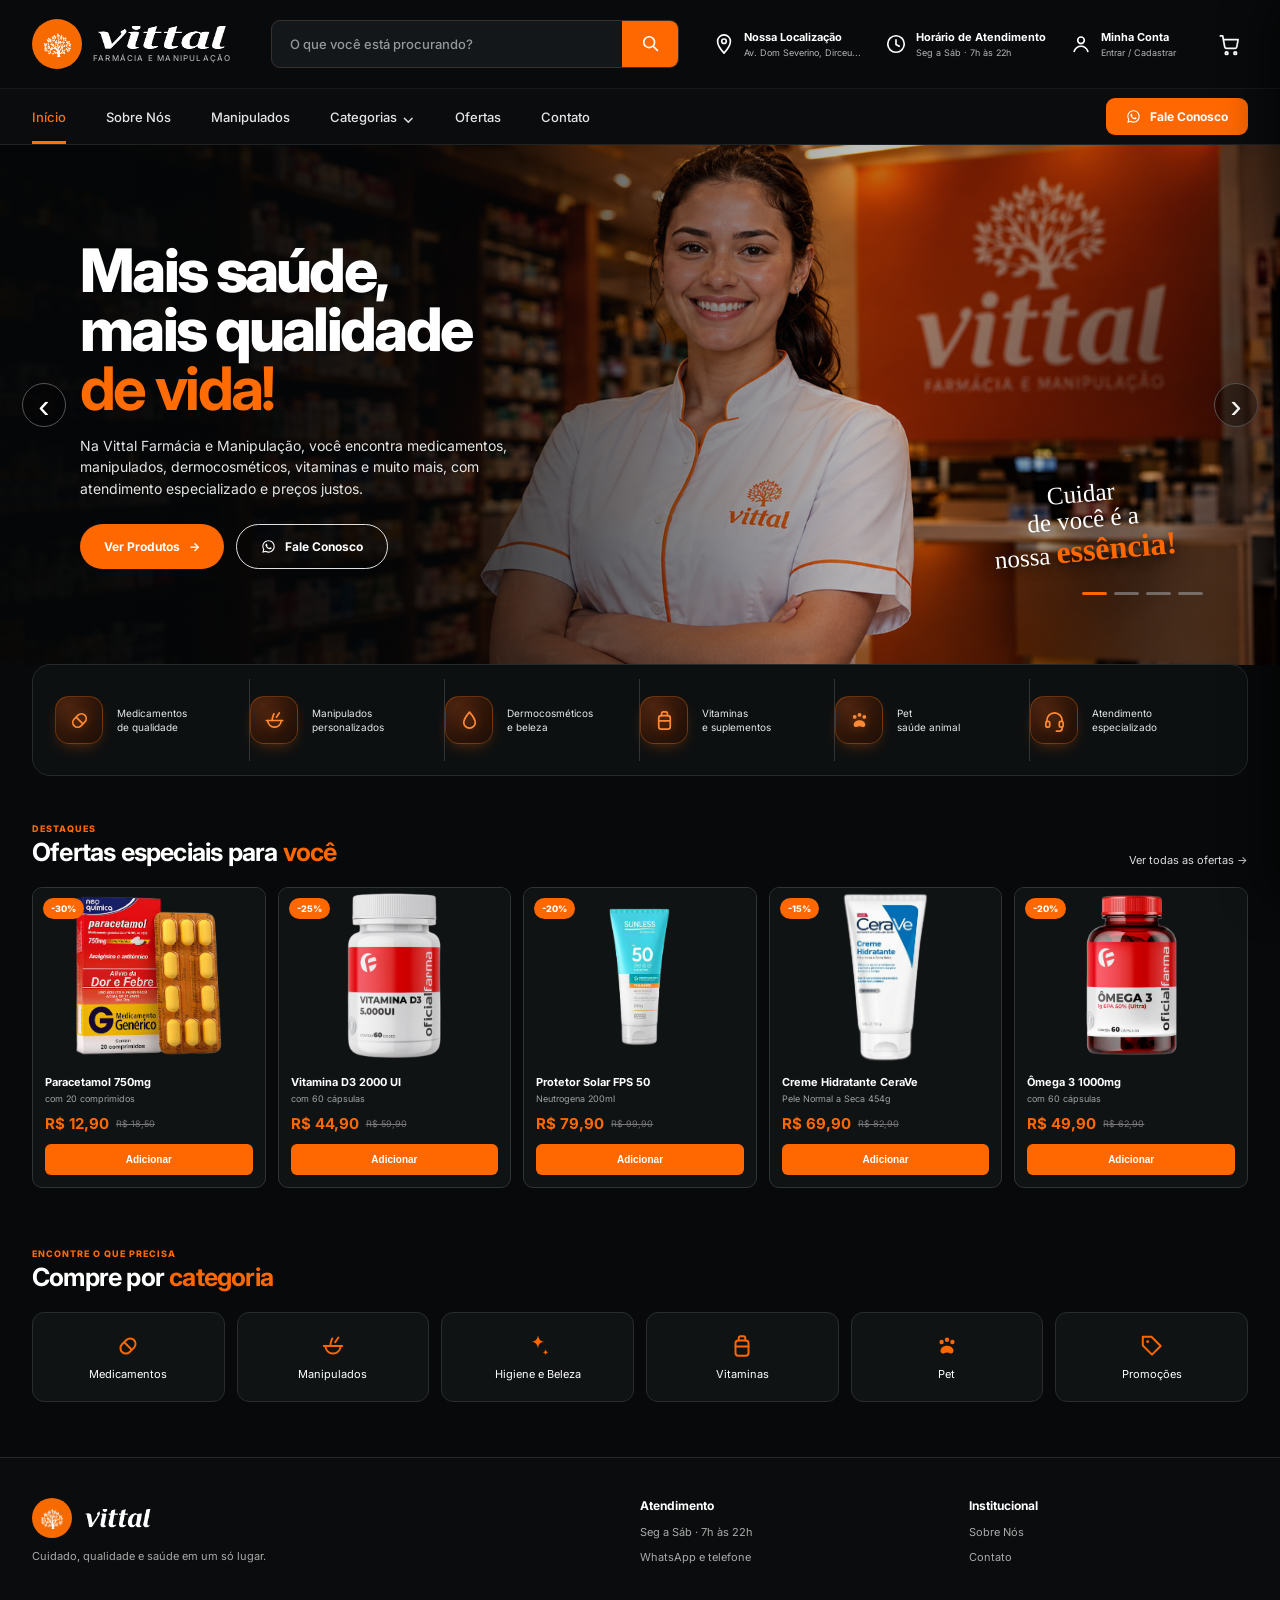
<file: index.html>
<!DOCTYPE html>
<html lang="pt-BR">
<head>
  <meta charset="UTF-8">
  <meta name="viewport" content="width=device-width, initial-scale=1.0">
  <meta name="description" content="Vittal Farmácia e Manipulação">
  <title>Vittal — Farmácia e Manipulação</title>
  <link rel="preconnect" href="https://fonts.googleapis.com">
  <link rel="preconnect" href="https://fonts.gstatic.com" crossorigin>
  <link href="https://fonts.googleapis.com/css2?family=Inter:wght@400;500;600;700;800&display=swap" rel="stylesheet">
  <link rel="stylesheet" href="style.css">
</head>
<body>
  <header class="site-header">
    <div class="topbar container">
      <a class="brand" href="#">
        <span class="brand-mark" aria-hidden="true">
          <img src="img/vittal-tree.png" alt="">
        </span>
        <span class="brand-text">
          <img class="brand-word" src="img/vittal-wordmark.png" alt="vittal">
          <small>FARMÁCIA E MANIPULAÇÃO</small>
        </span>
      </a>

      <div class="search">
        <input id="searchInput" type="search" placeholder="O que você está procurando?" aria-label="Pesquisar produtos">
        <button aria-label="Pesquisar" id="searchBtn">
          <svg viewBox="0 0 24 24" fill="none"><circle cx="11" cy="11" r="6.5" stroke="currentColor" stroke-width="2"/><path d="m16 16 5 5" stroke="currentColor" stroke-width="2" stroke-linecap="round"/></svg>
        </button>
      </div>

      <div class="header-info">
        <div class="info-item">
          <span class="info-icon"><svg viewBox="0 0 24 24" fill="none" stroke="currentColor" stroke-width="1.8" stroke-linecap="round" stroke-linejoin="round"><path d="M12 22s7-7.5 7-13a7 7 0 1 0-14 0c0 5.5 7 13 7 13Z"/><circle cx="12" cy="9" r="2.5"/></svg></span>
          <div><b>Nossa Localização</b><span>Av. Dom Severino, Dirceu...</span></div>
        </div>
        <div class="info-item">
          <span class="info-icon"><svg viewBox="0 0 24 24" fill="none" stroke="currentColor" stroke-width="1.8" stroke-linecap="round" stroke-linejoin="round"><circle cx="12" cy="12" r="9"/><path d="M12 7.5v5l3.5 2"/></svg></span>
          <div><b>Horário de Atendimento</b><span>Seg a Sáb · 7h às 22h</span></div>
        </div>
        <div class="info-item account">
          <span class="info-icon"><svg viewBox="0 0 24 24" fill="none" stroke="currentColor" stroke-width="1.8" stroke-linecap="round" stroke-linejoin="round"><circle cx="12" cy="8" r="3.6"/><path d="M4.5 20c1.4-3.7 4.4-5.6 7.5-5.6s6.1 1.9 7.5 5.6"/></svg></span>
          <div><b>Minha Conta</b><span>Entrar / Cadastrar</span></div>
        </div>
      </div>

      <a class="cart-link" href="carrinho.html" aria-label="Carrinho de compras">
        <svg viewBox="0 0 24 24" fill="none" stroke="currentColor" stroke-width="1.8" stroke-linecap="round" stroke-linejoin="round"><circle cx="9" cy="21" r="1.4"/><circle cx="18" cy="21" r="1.4"/><path d="M2.5 3h2.4l2.1 11.4a2 2 0 0 0 2 1.6h8.6a2 2 0 0 0 2-1.6L21 7H6"/></svg>
        <span class="cart-badge" id="cartBadge">0</span>
      </a>

      <button class="menu-toggle" id="menuToggle" aria-label="Abrir menu" aria-expanded="false" aria-controls="mobileNav">
        <span></span><span></span><span></span>
      </button>
    </div>

    <div class="navrow">
      <div class="container nav-inner">
        <nav>
          <a class="active" href="index.html">Início</a>
          <a href="sobre.html">Sobre Nós</a>
          <a href="manipulados.html">Manipulados</a>
          <a href="categorias.html">Categorias <span>⌄</span></a>
          <a href="#ofertas">Ofertas</a>
          <a href="contato.html">Contato</a>
        </nav>
        <a class="whatsapp" href="https://wa.me/5586999999999" target="_blank" rel="noopener"><svg class="ico-whatsapp" viewBox="0 0 24 24" fill="currentColor" aria-hidden="true"><path d="M12.04 2C6.58 2 2.13 6.45 2.13 11.91c0 1.79.47 3.47 1.29 4.93L2 22l5.29-1.39a9.9 9.9 0 0 0 4.75 1.21h.01c5.46 0 9.91-4.45 9.91-9.91C21.96 6.45 17.5 2 12.04 2Zm0 18.02h-.01a8.1 8.1 0 0 1-4.13-1.13l-.3-.18-3.14.82.84-3.06-.19-.32a8.09 8.09 0 0 1-1.24-4.32c0-4.48 3.65-8.13 8.14-8.13 2.17 0 4.21.85 5.75 2.38a8.07 8.07 0 0 1 2.38 5.75c0 4.49-3.65 8.14-8.1 8.14Zm4.47-6.09c-.24-.12-1.44-.71-1.67-.79-.22-.08-.38-.12-.55.12-.16.24-.63.79-.77.95-.14.16-.28.18-.53.06-.24-.12-1.02-.38-1.95-1.2-.72-.64-1.2-1.44-1.35-1.68-.14-.24-.02-.37.11-.49.11-.11.24-.28.36-.42.12-.14.16-.24.24-.4.08-.16.04-.3-.02-.42-.06-.12-.55-1.32-.75-1.81-.2-.48-.4-.42-.55-.42-.14-.01-.3-.01-.46-.01-.16 0-.42.06-.64.3-.22.24-.85.83-.85 2.03s.87 2.36.99 2.52c.12.16 1.71 2.61 4.14 3.66.58.25 1.03.4 1.38.51.58.18 1.11.16 1.53.1.47-.07 1.44-.59 1.64-1.16.2-.57.2-1.06.14-1.16-.06-.1-.22-.16-.46-.28Z"/></svg> Fale Conosco</a>
      </div>
    </div>
  </header>
  <div class="mobile-nav-overlay" id="mobileNavOverlay"></div>
  <nav class="mobile-nav" id="mobileNav" aria-hidden="true">
    <div class="mobile-nav-head">
      <span class="mobile-nav-brand"><img src="img/vittal-tree.png" alt="" width="20" height="20"><span>vittal</span></span>
      <button class="mobile-nav-close" id="mobileNavClose" aria-label="Fechar menu">&#10005;</button>
    </div>
    <div class="mobile-nav-links">
      <a class="active" href="index.html">Início</a>
      <a href="sobre.html">Sobre Nós</a>
      <a href="manipulados.html">Manipulados</a>
      <a href="categorias.html">Categorias</a>
      <a href="#ofertas">Ofertas</a>
      <a href="contato.html">Contato</a>
    </div>
    <a class="mobile-nav-whatsapp" href="https://wa.me/5586999999999" target="_blank" rel="noopener"><svg class="ico-whatsapp" viewBox="0 0 24 24" fill="currentColor" aria-hidden="true"><path d="M12.04 2C6.58 2 2.13 6.45 2.13 11.91c0 1.79.47 3.47 1.29 4.93L2 22l5.29-1.39a9.9 9.9 0 0 0 4.75 1.21h.01c5.46 0 9.91-4.45 9.91-9.91C21.96 6.45 17.5 2 12.04 2Zm0 18.02h-.01a8.1 8.1 0 0 1-4.13-1.13l-.3-.18-3.14.82.84-3.06-.19-.32a8.09 8.09 0 0 1-1.24-4.32c0-4.48 3.65-8.13 8.14-8.13 2.17 0 4.21.85 5.75 2.38a8.07 8.07 0 0 1 2.38 5.75c0 4.49-3.65 8.14-8.1 8.14Zm4.47-6.09c-.24-.12-1.44-.71-1.67-.79-.22-.08-.38-.12-.55.12-.16.24-.63.79-.77.95-.14.16-.28.18-.53.06-.24-.12-1.02-.38-1.95-1.2-.72-.64-1.2-1.44-1.35-1.68-.14-.24-.02-.37.11-.49.11-.11.24-.28.36-.42.12-.14.16-.24.24-.4.08-.16.04-.3-.02-.42-.06-.12-.55-1.32-.75-1.81-.2-.48-.4-.42-.55-.42-.14-.01-.3-.01-.46-.01-.16 0-.42.06-.64.3-.22.24-.85.83-.85 2.03s.87 2.36.99 2.52c.12.16 1.71 2.61 4.14 3.66.58.25 1.03.4 1.38.51.58.18 1.11.16 1.53.1.47-.07 1.44-.59 1.64-1.16.2-.57.2-1.06.14-1.16-.06-.1-.22-.16-.46-.28Z"/></svg> Fale Conosco</a>
    <div class="mobile-nav-info">
      <div class="mobile-nav-info-row"><svg viewBox="0 0 24 24" fill="none" stroke="currentColor" stroke-width="1.8" stroke-linecap="round" stroke-linejoin="round"><path d="M12 22s7-7.5 7-13a7 7 0 1 0-14 0c0 5.5 7 13 7 13Z"/><circle cx="12" cy="9" r="2.5"/></svg><div><b>Nossa Localização</b><span>Av. Dom Severino, Dirceu...</span></div></div>
      <div class="mobile-nav-info-row"><svg viewBox="0 0 24 24" fill="none" stroke="currentColor" stroke-width="1.8" stroke-linecap="round" stroke-linejoin="round"><circle cx="12" cy="12" r="9"/><path d="M12 7.5v5l3.5 2"/></svg><div><b>Horário de Atendimento</b><span>Seg a Sáb · 7h às 22h</span></div></div>
    </div>
  </nav>


  <main>
    <section class="hero">
      <div class="hero-bg"></div>
      <div class="hero-overlay"></div>
      <div class="container hero-content">
        <div class="hero-copy">
          <h1>Mais saúde,<br>mais qualidade<br><strong>de vida!</strong></h1>
          <p>Na Vittal Farmácia e Manipulação, você encontra medicamentos, manipulados, dermocosméticos, vitaminas e muito mais, com atendimento especializado e preços justos.</p>
          <div class="hero-actions">
            <a class="btn primary" href="#ofertas">Ver Produtos <span>→</span></a>
            <a class="btn ghost" href="https://wa.me/5586999999999" target="_blank" rel="noopener"><svg class="ico-whatsapp" viewBox="0 0 24 24" fill="currentColor" aria-hidden="true"><path d="M12.04 2C6.58 2 2.13 6.45 2.13 11.91c0 1.79.47 3.47 1.29 4.93L2 22l5.29-1.39a9.9 9.9 0 0 0 4.75 1.21h.01c5.46 0 9.91-4.45 9.91-9.91C21.96 6.45 17.5 2 12.04 2Zm0 18.02h-.01a8.1 8.1 0 0 1-4.13-1.13l-.3-.18-3.14.82.84-3.06-.19-.32a8.09 8.09 0 0 1-1.24-4.32c0-4.48 3.65-8.13 8.14-8.13 2.17 0 4.21.85 5.75 2.38a8.07 8.07 0 0 1 2.38 5.75c0 4.49-3.65 8.14-8.1 8.14Zm4.47-6.09c-.24-.12-1.44-.71-1.67-.79-.22-.08-.38-.12-.55.12-.16.24-.63.79-.77.95-.14.16-.28.18-.53.06-.24-.12-1.02-.38-1.95-1.2-.72-.64-1.2-1.44-1.35-1.68-.14-.24-.02-.37.11-.49.11-.11.24-.28.36-.42.12-.14.16-.24.24-.4.08-.16.04-.3-.02-.42-.06-.12-.55-1.32-.75-1.81-.2-.48-.4-.42-.55-.42-.14-.01-.3-.01-.46-.01-.16 0-.42.06-.64.3-.22.24-.85.83-.85 2.03s.87 2.36.99 2.52c.12.16 1.71 2.61 4.14 3.66.58.25 1.03.4 1.38.51.58.18 1.11.16 1.53.1.47-.07 1.44-.59 1.64-1.16.2-.57.2-1.06.14-1.16-.06-.1-.22-.16-.46-.28Z"/></svg> Fale Conosco</a>
          </div>
        </div>
        <div class="hero-person">
          <div class="hero-slogan">Cuidar<br>de você é a<br>nossa <strong>essência!</strong></div>
        </div>
      </div>
      <button class="slider prev" aria-label="Slide anterior">‹</button>
      <button class="slider next" aria-label="Próximo slide">›</button>
      <div class="dots"><i class="selected"></i><i></i><i></i><i></i></div>
    </section>

    <section class="benefits container">
      <div class="benefit"><span class="benefit-icon"><svg viewBox="0 0 24 24" fill="none" stroke="currentColor" stroke-width="1.8" stroke-linecap="round" stroke-linejoin="round"><path d="M6.5 17.5a5 5 0 0 1 0-7.07l4-4a5 5 0 0 1 7.07 7.07l-4 4a5 5 0 0 1-7.07 0Z"/><path d="M9 9l6 6"/></svg></span><p>Medicamentos<br>de qualidade</p></div>
      <div class="benefit"><span class="benefit-icon"><svg viewBox="0 0 24 24" fill="none" stroke="currentColor" stroke-width="1.8" stroke-linecap="round" stroke-linejoin="round"><path d="M5 12a7 7 0 0 0 14 0"/><path d="M3.5 12h17"/><path d="M9.5 12c0-3 .8-4.8 1.8-7"/><path d="M17 4.2 14 8.5"/></svg></span><p>Manipulados<br>personalizados</p></div>
      <div class="benefit"><span class="benefit-icon"><svg viewBox="0 0 24 24" fill="none" stroke="currentColor" stroke-width="1.8" stroke-linecap="round" stroke-linejoin="round"><path d="M12 3.2s6 7 6 10.8a6 6 0 1 1-12 0c0-3.8 6-10.8 6-10.8Z"/></svg></span><p>Dermocosméticos<br>e beleza</p></div>
      <div class="benefit"><span class="benefit-icon"><svg viewBox="0 0 24 24" fill="none" stroke="currentColor" stroke-width="1.8" stroke-linecap="round" stroke-linejoin="round"><rect x="6" y="7" width="12" height="14" rx="2.5"/><path d="M9 7V4.5A1.5 1.5 0 0 1 10.5 3h3A1.5 1.5 0 0 1 15 4.5V7"/><path d="M6 12.5h12"/></svg></span><p>Vitaminas<br>e suplementos</p></div>
      <div class="benefit"><span class="benefit-icon"><svg viewBox="0 0 24 24" fill="currentColor" stroke="none"><circle cx="7" cy="8.3" r="2"/><circle cx="12" cy="6.2" r="2"/><circle cx="17" cy="8.3" r="2"/><path d="M12 11.8c-3.3 0-6 2-6 4.6 0 1.9 1.6 2.9 3.3 2.2.9-.4 1.8-.6 2.7-.6s1.8.2 2.7.6c1.7.7 3.3-.3 3.3-2.2 0-2.6-2.7-4.6-6-4.6Z"/></svg></span><p>Pet<br>saúde animal</p></div>
      <div class="benefit"><span class="benefit-icon"><svg viewBox="0 0 24 24" fill="none" stroke="currentColor" stroke-width="1.8" stroke-linecap="round" stroke-linejoin="round"><path d="M4 13v-1a8 8 0 0 1 16 0v1"/><rect x="3" y="13" width="4" height="6" rx="1.5"/><rect x="17" y="13" width="4" height="6" rx="1.5"/><path d="M20 19v1a3 3 0 0 1-3 3h-3"/></svg></span><p>Atendimento<br>especializado</p></div>
    </section>

    <section class="offers container" id="ofertas">
      <div class="section-heading">
        <div>
          <span class="section-kicker">DESTAQUES</span>
          <h2>Ofertas especiais para <strong>você</strong></h2>
        </div>
        <a href="#">Ver todas as ofertas <span>→</span></a>
      </div>

      <div class="products">
        <article class="product">
          <span class="discount">-30%</span>
          <div class="product-image product-1"></div>
          <div class="product-body">
            <h3>Paracetamol 750mg</h3>
            <p>com 20 comprimidos</p>
            <div><strong>R$ 12,90</strong><del>R$ 18,50</del></div>
            <button>Adicionar</button>
          </div>
        </article>
        <article class="product">
          <span class="discount">-25%</span>
          <div class="product-image product-2"></div>
          <div class="product-body">
            <h3>Vitamina D3 2000 UI</h3>
            <p>com 60 cápsulas</p>
            <div><strong>R$ 44,90</strong><del>R$ 59,90</del></div>
            <button>Adicionar</button>
          </div>
        </article>
        <article class="product">
          <span class="discount">-20%</span>
          <div class="product-image product-3"></div>
          <div class="product-body">
            <h3>Protetor Solar FPS 50</h3>
            <p>Neutrogena 200ml</p>
            <div><strong>R$ 79,90</strong><del>R$ 99,90</del></div>
            <button>Adicionar</button>
          </div>
        </article>
        <article class="product">
          <span class="discount">-15%</span>
          <div class="product-image product-4"></div>
          <div class="product-body">
            <h3>Creme Hidratante CeraVe</h3>
            <p>Pele Normal a Seca 454g</p>
            <div><strong>R$ 69,90</strong><del>R$ 82,90</del></div>
            <button>Adicionar</button>
          </div>
        </article>
        <article class="product">
          <span class="discount">-20%</span>
          <div class="product-image product-5"></div>
          <div class="product-body">
            <h3>Ômega 3 1000mg</h3>
            <p>com 60 cápsulas</p>
            <div><strong>R$ 49,90</strong><del>R$ 62,90</del></div>
            <button>Adicionar</button>
          </div>
        </article>
      </div>
    </section>

    <section class="categories container" id="categorias">
      <div class="section-heading">
        <div><span class="section-kicker">ENCONTRE O QUE PRECISA</span><h2>Compre por <strong>categoria</strong></h2></div>
      </div>
      <div class="category-grid">
        <a href="categorias.html#medicamentos"><span><svg viewBox="0 0 24 24" fill="none" stroke="currentColor" stroke-width="1.8" stroke-linecap="round" stroke-linejoin="round"><path d="M6.5 17.5a5 5 0 0 1 0-7.07l4-4a5 5 0 0 1 7.07 7.07l-4 4a5 5 0 0 1-7.07 0Z"/><path d="M9 9l6 6"/></svg></span>Medicamentos</a>
        <a href="categorias.html#manipulados"><span><svg viewBox="0 0 24 24" fill="none" stroke="currentColor" stroke-width="1.8" stroke-linecap="round" stroke-linejoin="round"><path d="M5 12a7 7 0 0 0 14 0"/><path d="M3.5 12h17"/><path d="M9.5 12c0-3 .8-4.8 1.8-7"/><path d="M17 4.2 14 8.5"/></svg></span>Manipulados</a>
        <a href="categorias.html#higiene"><span><svg viewBox="0 0 24 24" fill="currentColor" stroke="none"><path d="M12 2c.6 3.6 2 5.4 5.6 6C14 8.6 12.2 10.4 12 14c-.6-3.6-2-5.4-5.6-6C10 7.4 11.4 5.6 12 2Z"/><path d="M19 15c.3 1.8 1 2.5 2.8 2.8-1.8.3-2.5 1-2.8 2.8-.3-1.8-1-2.5-2.8-2.8 1.8-.3 2.5-1 2.8-2.8Z"/></svg></span>Higiene e Beleza</a>
        <a href="categorias.html#vitaminas"><span><svg viewBox="0 0 24 24" fill="none" stroke="currentColor" stroke-width="1.8" stroke-linecap="round" stroke-linejoin="round"><rect x="6" y="7" width="12" height="14" rx="2.5"/><path d="M9 7V4.5A1.5 1.5 0 0 1 10.5 3h3A1.5 1.5 0 0 1 15 4.5V7"/><path d="M6 12.5h12"/></svg></span>Vitaminas</a>
        <a href="categorias.html#pet"><span><svg viewBox="0 0 24 24" fill="currentColor" stroke="none"><circle cx="7" cy="8.3" r="2"/><circle cx="12" cy="6.2" r="2"/><circle cx="17" cy="8.3" r="2"/><path d="M12 11.8c-3.3 0-6 2-6 4.6 0 1.9 1.6 2.9 3.3 2.2.9-.4 1.8-.6 2.7-.6s1.8.2 2.7.6c1.7.7 3.3-.3 3.3-2.2 0-2.6-2.7-4.6-6-4.6Z"/></svg></span>Pet</a>
        <a href="categorias.html"><span><svg viewBox="0 0 24 24" fill="none" stroke="currentColor" stroke-width="1.8" stroke-linecap="round" stroke-linejoin="round"><path d="M11.5 3.5 20 12l-8 8-8.5-8.5V3.5h8Z"/><circle cx="8" cy="8" r="1.3" fill="currentColor" stroke="none"/></svg></span>Promoções</a>
      </div>
    </section>
  </main>

  <footer id="contato">
    <div class="container footer-inner">
      <div><a class="brand footer-brand" href="#"><span class="brand-mark"><img src="img/vittal-tree.png" alt=""></span><img class="brand-word" src="img/vittal-wordmark.png" alt="vittal"></a><p>Cuidado, qualidade e saúde em um só lugar.</p></div>
      <div><h4>Atendimento</h4><p>Seg a Sáb · 7h às 22h</p><p>WhatsApp e telefone</p></div>
      <div><h4>Institucional</h4><p><a href="sobre.html">Sobre Nós</a></p><p><a href="contato.html">Contato</a></p></div>
    </div>
  </footer>

  <a class="cart-fab" id="cartFab" href="carrinho.html" aria-label="Ver carrinho">
    <svg viewBox="0 0 24 24" fill="none" stroke="currentColor" stroke-width="1.8" stroke-linecap="round" stroke-linejoin="round"><circle cx="9" cy="21" r="1.4"/><circle cx="18" cy="21" r="1.4"/><path d="M2.5 3h2.4l2.1 11.4a2 2 0 0 0 2 1.6h8.6a2 2 0 0 0 2-1.6L21 7H6"/></svg>
    <span class="cart-fab-badge" id="cartFabBadge">0</span>
  </a>

  <script src="script.js"></script>
</body>
</html>
</file>
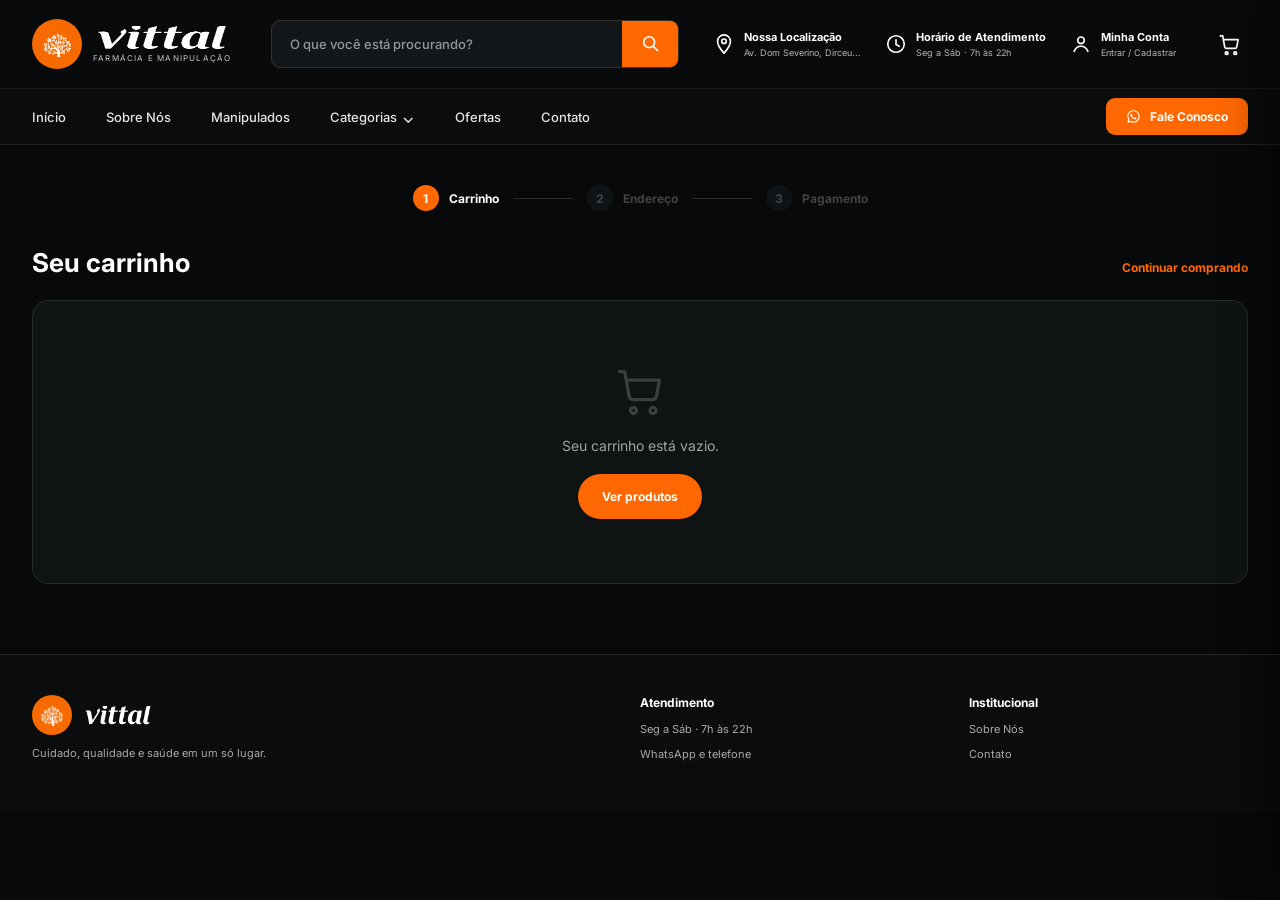
<file: carrinho.html>
<!DOCTYPE html>
<html lang="pt-BR">
<head>
  <meta charset="UTF-8">
  <meta name="viewport" content="width=device-width, initial-scale=1.0">
  <meta name="description" content="Vittal Farmácia e Manipulação — Seu Carrinho">
  <title>Carrinho — Vittal</title>
  <link rel="preconnect" href="https://fonts.googleapis.com">
  <link rel="preconnect" href="https://fonts.gstatic.com" crossorigin>
  <link href="https://fonts.googleapis.com/css2?family=Inter:wght@400;500;600;700;800&display=swap" rel="stylesheet">
  <link rel="stylesheet" href="style.css">
</head>
<body>
  <header class="site-header">
    <div class="topbar container">
      <a class="brand" href="index.html">
        <span class="brand-mark" aria-hidden="true">
          <img src="img/vittal-tree.png" alt="">
        </span>
        <span class="brand-text">
          <img class="brand-word" src="img/vittal-wordmark.png" alt="vittal">
          <small>FARMÁCIA E MANIPULAÇÃO</small>
        </span>
      </a>

      <div class="search">
        <input id="searchInput" type="search" placeholder="O que você está procurando?" aria-label="Pesquisar produtos">
        <button aria-label="Pesquisar" id="searchBtn">
          <svg viewBox="0 0 24 24" fill="none"><circle cx="11" cy="11" r="6.5" stroke="currentColor" stroke-width="2"/><path d="m16 16 5 5" stroke="currentColor" stroke-width="2" stroke-linecap="round"/></svg>
        </button>
      </div>

      <div class="header-info">
        <div class="info-item">
          <span class="info-icon"><svg viewBox="0 0 24 24" fill="none" stroke="currentColor" stroke-width="1.8" stroke-linecap="round" stroke-linejoin="round"><path d="M12 22s7-7.5 7-13a7 7 0 1 0-14 0c0 5.5 7 13 7 13Z"/><circle cx="12" cy="9" r="2.5"/></svg></span>
          <div><b>Nossa Localização</b><span>Av. Dom Severino, Dirceu...</span></div>
        </div>
        <div class="info-item">
          <span class="info-icon"><svg viewBox="0 0 24 24" fill="none" stroke="currentColor" stroke-width="1.8" stroke-linecap="round" stroke-linejoin="round"><circle cx="12" cy="12" r="9"/><path d="M12 7.5v5l3.5 2"/></svg></span>
          <div><b>Horário de Atendimento</b><span>Seg a Sáb · 7h às 22h</span></div>
        </div>
        <div class="info-item account">
          <span class="info-icon"><svg viewBox="0 0 24 24" fill="none" stroke="currentColor" stroke-width="1.8" stroke-linecap="round" stroke-linejoin="round"><circle cx="12" cy="8" r="3.6"/><path d="M4.5 20c1.4-3.7 4.4-5.6 7.5-5.6s6.1 1.9 7.5 5.6"/></svg></span>
          <div><b>Minha Conta</b><span>Entrar / Cadastrar</span></div>
        </div>
      </div>

      <a class="cart-link" href="carrinho.html" aria-label="Carrinho de compras">
        <svg viewBox="0 0 24 24" fill="none" stroke="currentColor" stroke-width="1.8" stroke-linecap="round" stroke-linejoin="round"><circle cx="9" cy="21" r="1.4"/><circle cx="18" cy="21" r="1.4"/><path d="M2.5 3h2.4l2.1 11.4a2 2 0 0 0 2 1.6h8.6a2 2 0 0 0 2-1.6L21 7H6"/></svg>
        <span class="cart-badge" id="cartBadge">0</span>
      </a>

      <button class="menu-toggle" id="menuToggle" aria-label="Abrir menu" aria-expanded="false" aria-controls="mobileNav">
        <span></span><span></span><span></span>
      </button>
    </div>

    <div class="navrow">
      <div class="container nav-inner">
        <nav>
          <a href="index.html">Início</a>
          <a href="sobre.html">Sobre Nós</a>
          <a href="manipulados.html">Manipulados</a>
          <a href="categorias.html">Categorias <span>⌄</span></a>
          <a href="index.html#ofertas">Ofertas</a>
          <a href="contato.html">Contato</a>
        </nav>
        <a class="whatsapp" href="https://wa.me/5586999999999" target="_blank" rel="noopener"><svg class="ico-whatsapp" viewBox="0 0 24 24" fill="currentColor" aria-hidden="true"><path d="M12.04 2C6.58 2 2.13 6.45 2.13 11.91c0 1.79.47 3.47 1.29 4.93L2 22l5.29-1.39a9.9 9.9 0 0 0 4.75 1.21h.01c5.46 0 9.91-4.45 9.91-9.91C21.96 6.45 17.5 2 12.04 2Zm0 18.02h-.01a8.1 8.1 0 0 1-4.13-1.13l-.3-.18-3.14.82.84-3.06-.19-.32a8.09 8.09 0 0 1-1.24-4.32c0-4.48 3.65-8.13 8.14-8.13 2.17 0 4.21.85 5.75 2.38a8.07 8.07 0 0 1 2.38 5.75c0 4.49-3.65 8.14-8.1 8.14Zm4.47-6.09c-.24-.12-1.44-.71-1.67-.79-.22-.08-.38-.12-.55.12-.16.24-.63.79-.77.95-.14.16-.28.18-.53.06-.24-.12-1.02-.38-1.95-1.2-.72-.64-1.2-1.44-1.35-1.68-.14-.24-.02-.37.11-.49.11-.11.24-.28.36-.42.12-.14.16-.24.24-.4.08-.16.04-.3-.02-.42-.06-.12-.55-1.32-.75-1.81-.2-.48-.4-.42-.55-.42-.14-.01-.3-.01-.46-.01-.16 0-.42.06-.64.3-.22.24-.85.83-.85 2.03s.87 2.36.99 2.52c.12.16 1.71 2.61 4.14 3.66.58.25 1.03.4 1.38.51.58.18 1.11.16 1.53.1.47-.07 1.44-.59 1.64-1.16.2-.57.2-1.06.14-1.16-.06-.1-.22-.16-.46-.28Z"/></svg> Fale Conosco</a>
      </div>
    </div>
  </header>
  <div class="mobile-nav-overlay" id="mobileNavOverlay"></div>
  <nav class="mobile-nav" id="mobileNav" aria-hidden="true">
    <div class="mobile-nav-head">
      <span class="mobile-nav-brand"><img src="img/vittal-tree.png" alt="" width="20" height="20"><span>vittal</span></span>
      <button class="mobile-nav-close" id="mobileNavClose" aria-label="Fechar menu">&#10005;</button>
    </div>
    <div class="mobile-nav-links">
      <a href="index.html">Início</a>
      <a href="sobre.html">Sobre Nós</a>
      <a href="manipulados.html">Manipulados</a>
      <a href="categorias.html">Categorias</a>
      <a href="index.html#ofertas">Ofertas</a>
      <a href="contato.html">Contato</a>
    </div>
    <a class="mobile-nav-whatsapp" href="https://wa.me/5586999999999" target="_blank" rel="noopener"><svg class="ico-whatsapp" viewBox="0 0 24 24" fill="currentColor" aria-hidden="true"><path d="M12.04 2C6.58 2 2.13 6.45 2.13 11.91c0 1.79.47 3.47 1.29 4.93L2 22l5.29-1.39a9.9 9.9 0 0 0 4.75 1.21h.01c5.46 0 9.91-4.45 9.91-9.91C21.96 6.45 17.5 2 12.04 2Zm0 18.02h-.01a8.1 8.1 0 0 1-4.13-1.13l-.3-.18-3.14.82.84-3.06-.19-.32a8.09 8.09 0 0 1-1.24-4.32c0-4.48 3.65-8.13 8.14-8.13 2.17 0 4.21.85 5.75 2.38a8.07 8.07 0 0 1 2.38 5.75c0 4.49-3.65 8.14-8.1 8.14Zm4.47-6.09c-.24-.12-1.44-.71-1.67-.79-.22-.08-.38-.12-.55.12-.16.24-.63.79-.77.95-.14.16-.28.18-.53.06-.24-.12-1.02-.38-1.95-1.2-.72-.64-1.2-1.44-1.35-1.68-.14-.24-.02-.37.11-.49.11-.11.24-.28.36-.42.12-.14.16-.24.24-.4.08-.16.04-.3-.02-.42-.06-.12-.55-1.32-.75-1.81-.2-.48-.4-.42-.55-.42-.14-.01-.3-.01-.46-.01-.16 0-.42.06-.64.3-.22.24-.85.83-.85 2.03s.87 2.36.99 2.52c.12.16 1.71 2.61 4.14 3.66.58.25 1.03.4 1.38.51.58.18 1.11.16 1.53.1.47-.07 1.44-.59 1.64-1.16.2-.57.2-1.06.14-1.16-.06-.1-.22-.16-.46-.28Z"/></svg> Fale Conosco</a>
    <div class="mobile-nav-info">
      <div class="mobile-nav-info-row"><svg viewBox="0 0 24 24" fill="none" stroke="currentColor" stroke-width="1.8" stroke-linecap="round" stroke-linejoin="round"><path d="M12 22s7-7.5 7-13a7 7 0 1 0-14 0c0 5.5 7 13 7 13Z"/><circle cx="12" cy="9" r="2.5"/></svg><div><b>Nossa Localização</b><span>Av. Dom Severino, Dirceu...</span></div></div>
      <div class="mobile-nav-info-row"><svg viewBox="0 0 24 24" fill="none" stroke="currentColor" stroke-width="1.8" stroke-linecap="round" stroke-linejoin="round"><circle cx="12" cy="12" r="9"/><path d="M12 7.5v5l3.5 2"/></svg><div><b>Horário de Atendimento</b><span>Seg a Sáb · 7h às 22h</span></div></div>
    </div>
  </nav>


  <main>
    <div class="container cart-page">
      <div class="cart-steps" id="cartSteps">
        <button type="button" class="cart-step active" data-step="1"><span class="cart-step-num">1</span><span>Carrinho</span></button>
        <div class="cart-step-line"></div>
        <button type="button" class="cart-step" data-step="2" disabled><span class="cart-step-num">2</span><span>Endereço</span></button>
        <div class="cart-step-line"></div>
        <button type="button" class="cart-step" data-step="3" disabled><span class="cart-step-num">3</span><span>Pagamento</span></button>
      </div>

      <div class="cart-heading">
        <h1 id="cartPageTitle">Seu carrinho</h1>
        <a href="categorias.html" id="continueShoppingLink">Continuar comprando</a>
      </div>

      <!-- Etapa 1: Carrinho -->
      <div id="panelCart">
        <div id="cartEmpty" class="cart-empty" hidden>
          <svg viewBox="0 0 24 24" fill="none" stroke="currentColor" stroke-width="1.5" stroke-linecap="round" stroke-linejoin="round"><circle cx="9" cy="21" r="1.4"/><circle cx="18" cy="21" r="1.4"/><path d="M2.5 3h2.4l2.1 11.4a2 2 0 0 0 2 1.6h8.6a2 2 0 0 0 2-1.6L21 7H6"/></svg>
          <p>Seu carrinho está vazio.</p>
          <a class="btn primary" href="categorias.html">Ver produtos</a>
        </div>

        <div id="cartFilled">
          <div class="cart-table-wrap">
            <table class="cart-table">
              <thead>
                <tr><th>Produto</th><th>Qtd.</th><th>Preço</th><th></th></tr>
              </thead>
              <tbody id="cartItems"></tbody>
            </table>
          </div>

          <div class="cart-summary">
            <div class="cart-subtotal"><span>Subtotal</span><strong id="cartSubtotal">R$ 0,00</strong></div>
            <div class="cart-shipping-note" id="cartShippingNote"></div>
            <div class="cart-total"><span>Total</span><strong id="cartTotal">R$ 0,00</strong></div>
          </div>

          <div class="cart-actions">
            <a class="btn ghost" href="categorias.html"><span>←</span> Voltar às compras</a>
            <button type="button" class="btn primary" id="toAddressBtn">Continuar para o endereço <span>→</span></button>
          </div>
        </div>
      </div>

      <!-- Etapa 2: Endereço -->
      <div id="panelAddress" hidden>
        <div class="address-form">
          <div class="form-row">
            <div class="field small"><label for="addrCep">CEP</label><input id="addrCep" placeholder="00000-000" inputmode="numeric"></div>
            <div class="field grow"><label for="addrRua">Endereço</label><input id="addrRua" placeholder="Rua, Avenida..."></div>
            <div class="field small"><label for="addrNumero">Número</label><input id="addrNumero" placeholder="Nº"></div>
          </div>
          <div class="form-row">
            <div class="field"><label for="addrComplemento">Complemento (opcional)</label><input id="addrComplemento" placeholder="Apto, bloco..."></div>
            <div class="field"><label for="addrBairro">Bairro</label><input id="addrBairro" placeholder="Bairro"></div>
          </div>
          <div class="form-row">
            <div class="field grow"><label for="addrCidade">Cidade</label><input id="addrCidade" placeholder="Cidade"></div>
            <div class="field small"><label for="addrUf">UF</label><input id="addrUf" placeholder="PI" maxlength="2"></div>
          </div>
          <div class="field"><label for="addrRef">Ponto de referência (opcional)</label><input id="addrRef" placeholder="Ex: próximo à praça, portão azul..."></div>
          <p class="address-status" id="addressStatus"></p>
        </div>

        <div class="shipping-box" id="shippingBox" hidden>
          <div><b>Frete calculado</b><span id="shippingLabel"></span></div>
          <strong id="shippingPrice"></strong>
        </div>

        <div class="cart-actions">
          <button type="button" class="btn ghost" id="backToCartBtn"><span>←</span> Voltar ao carrinho</button>
          <button type="button" class="btn primary" id="toPaymentBtn">Continuar para pagamento <span>→</span></button>
        </div>
      </div>

      <!-- Etapa 3: Pagamento -->
      <div id="panelPayment" hidden>
        <div class="payment-methods">
          <label class="payment-option">
            <input type="radio" name="payment" value="pix">
            <span class="payment-icon"><svg viewBox="0 0 24 24" fill="currentColor" stroke="none"><path d="M13.3 2 4.2 14.2h5.9L9.8 22l9.1-12.2h-5.9L13.3 2Z"/></svg></span>
            <span><b>Pix</b><small>Aprovação imediata</small></span>
          </label>
          <label class="payment-option">
            <input type="radio" name="payment" value="cartao">
            <span class="payment-icon"><svg viewBox="0 0 24 24" fill="none" stroke="currentColor" stroke-width="1.8" stroke-linecap="round" stroke-linejoin="round"><rect x="3" y="6" width="18" height="13" rx="2.5"/><path d="M3 10.2h18"/><path d="M6 14.5h4"/></svg></span>
            <span><b>Cartão de Crédito/Débito</b><small>Na maquininha, na entrega</small></span>
          </label>
          <label class="payment-option">
            <input type="radio" name="payment" value="dinheiro">
            <span class="payment-icon"><svg viewBox="0 0 24 24" fill="none" stroke="currentColor" stroke-width="1.8" stroke-linecap="round" stroke-linejoin="round"><rect x="2.5" y="6.5" width="19" height="12" rx="2.2"/><circle cx="12" cy="12.5" r="2.8"/></svg></span>
            <span><b>Dinheiro</b><small>Pagamento na entrega</small></span>
          </label>
        </div>

        <div class="order-review" id="orderReview"></div>

        <p class="address-status" id="paymentStatus"></p>

        <div class="cart-actions">
          <button type="button" class="btn ghost" id="backToAddressBtn"><span>←</span> Voltar ao endereço</button>
          <button type="button" class="btn primary" id="finishOrder">Finalizar pedido <span>→</span></button>
        </div>
      </div>
    </div>
  </main>

  <footer id="contato">
    <div class="container footer-inner">
      <div><a class="brand footer-brand" href="index.html"><span class="brand-mark"><img src="img/vittal-tree.png" alt=""></span><img class="brand-word" src="img/vittal-wordmark.png" alt="vittal"></a><p>Cuidado, qualidade e saúde em um só lugar.</p></div>
      <div><h4>Atendimento</h4><p>Seg a Sáb · 7h às 22h</p><p>WhatsApp e telefone</p></div>
      <div><h4>Institucional</h4><p><a href="sobre.html">Sobre Nós</a></p><p><a href="contato.html">Contato</a></p></div>
    </div>
  </footer>

  <script src="script.js"></script>
</body>
</html>
</file>
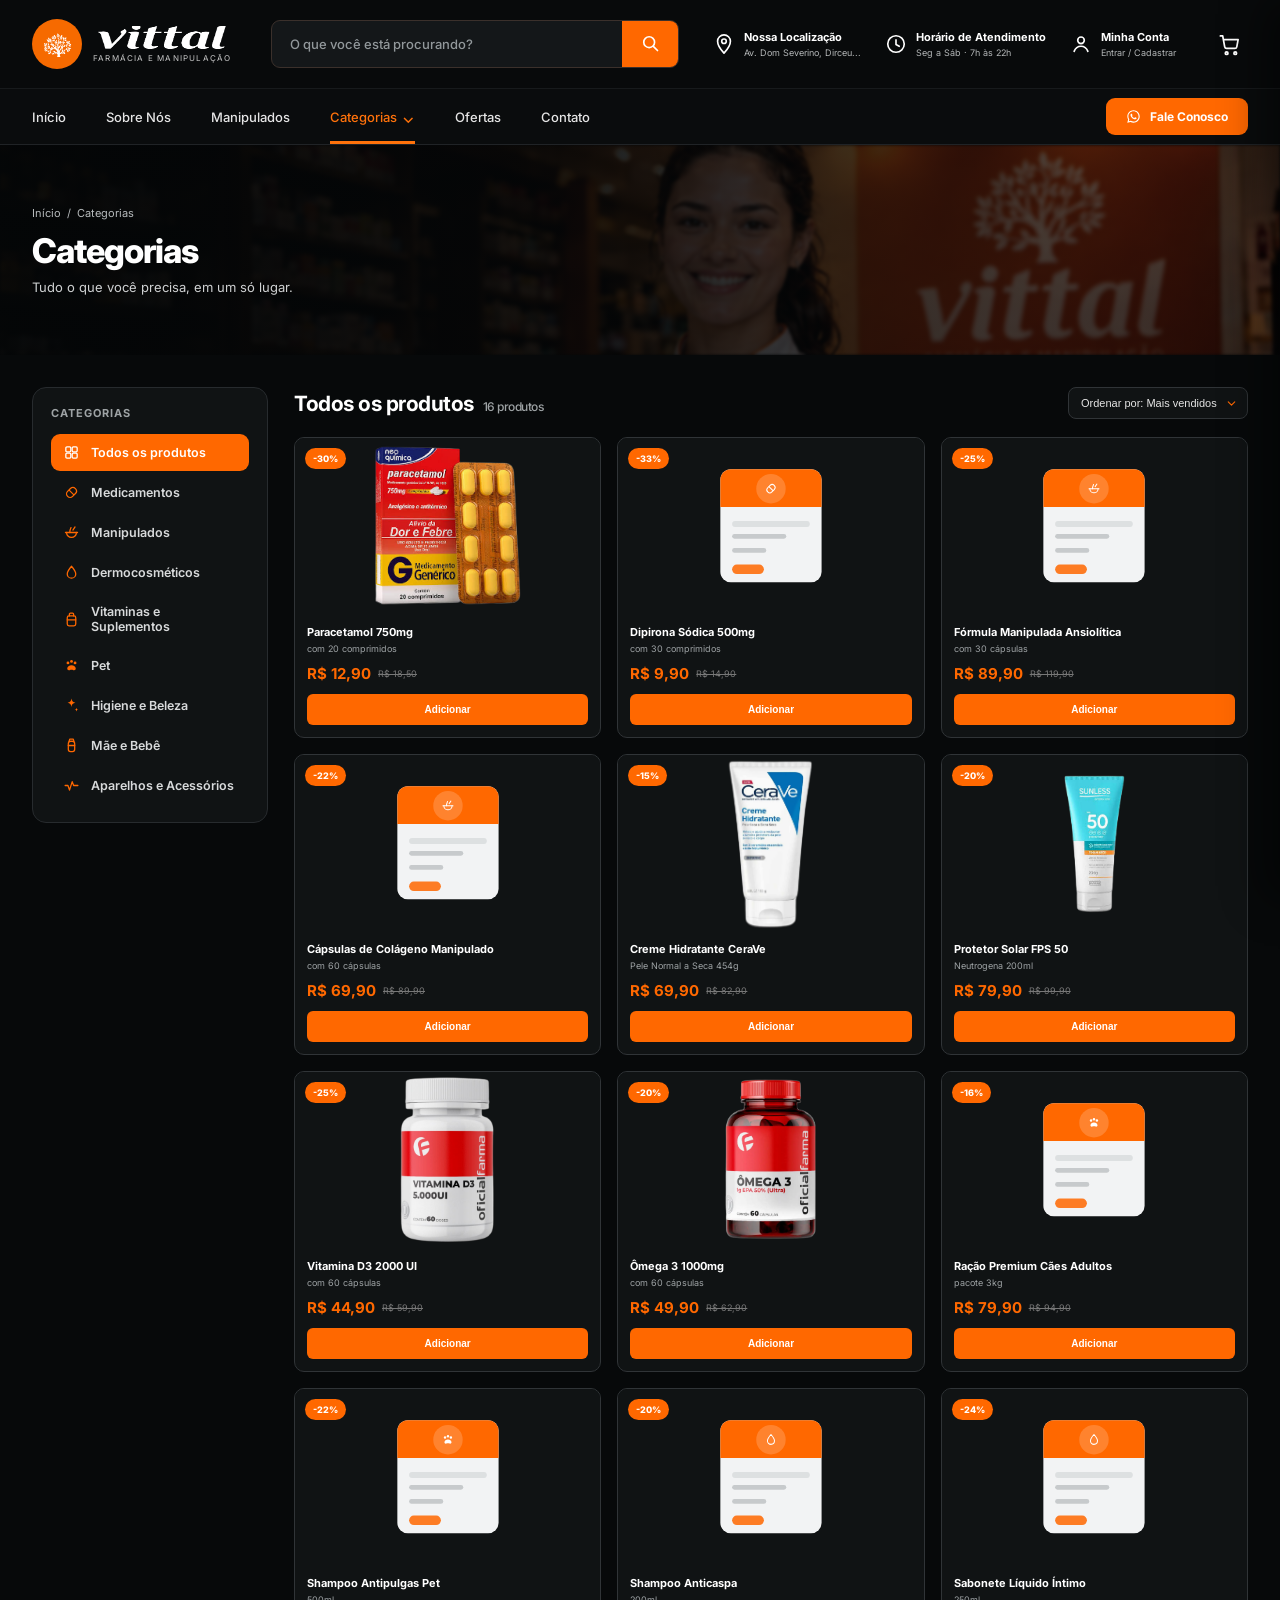
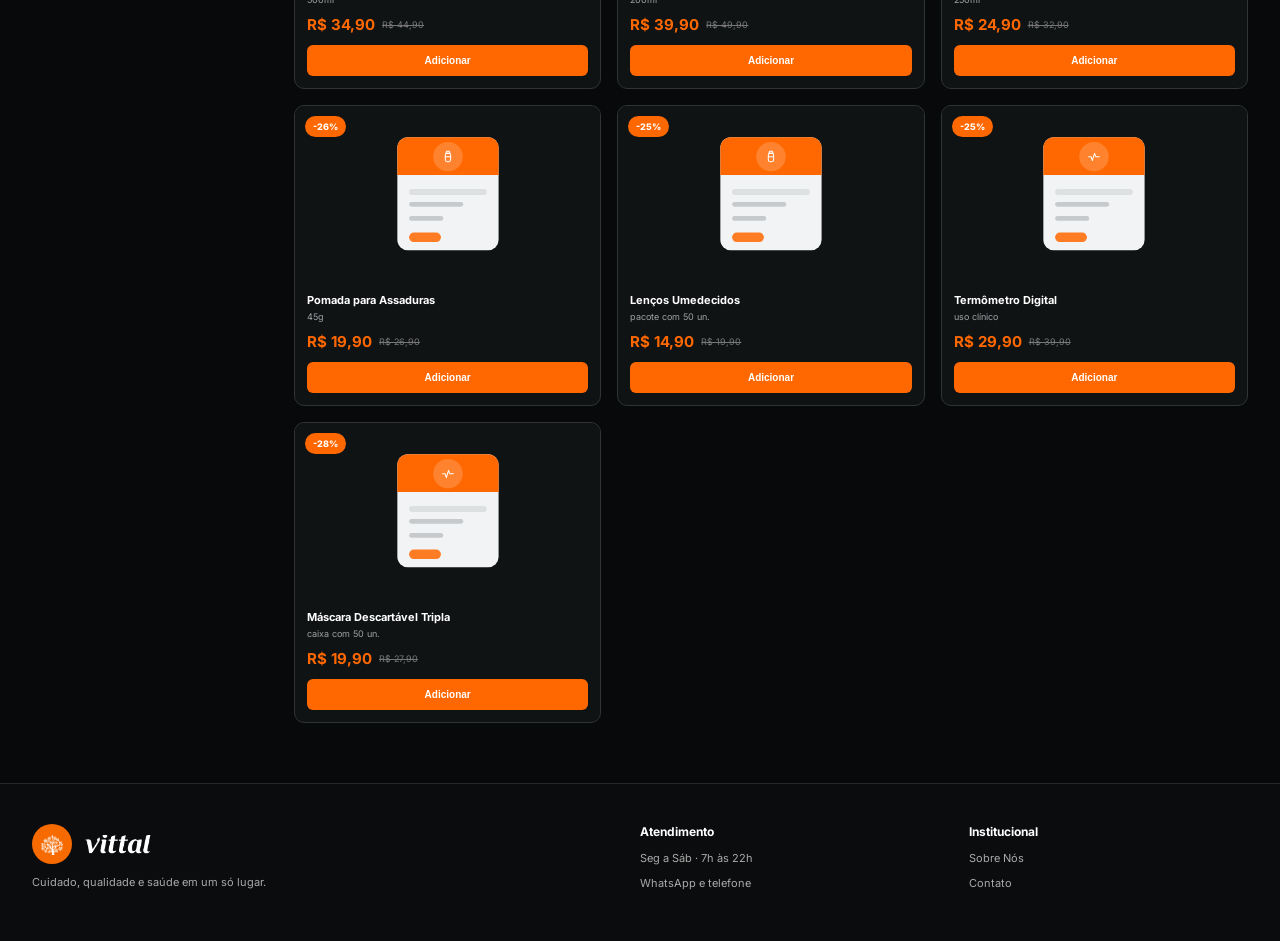
<file: categorias.html>
<!DOCTYPE html>
<html lang="pt-BR">
<head>
  <meta charset="UTF-8">
  <meta name="viewport" content="width=device-width, initial-scale=1.0">
  <meta name="description" content="Vittal Farmácia e Manipulação — Categorias">
  <title>Categorias — Vittal</title>
  <link rel="preconnect" href="https://fonts.googleapis.com">
  <link rel="preconnect" href="https://fonts.gstatic.com" crossorigin>
  <link href="https://fonts.googleapis.com/css2?family=Inter:wght@400;500;600;700;800&display=swap" rel="stylesheet">
  <link rel="stylesheet" href="style.css">
</head>
<body>
  <header class="site-header">
    <div class="topbar container">
      <a class="brand" href="index.html">
        <span class="brand-mark" aria-hidden="true">
          <img src="img/vittal-tree.png" alt="">
        </span>
        <span class="brand-text">
          <img class="brand-word" src="img/vittal-wordmark.png" alt="vittal">
          <small>FARMÁCIA E MANIPULAÇÃO</small>
        </span>
      </a>

      <div class="search">
        <input id="searchInput" type="search" placeholder="O que você está procurando?" aria-label="Pesquisar produtos">
        <button aria-label="Pesquisar" id="searchBtn">
          <svg viewBox="0 0 24 24" fill="none"><circle cx="11" cy="11" r="6.5" stroke="currentColor" stroke-width="2"/><path d="m16 16 5 5" stroke="currentColor" stroke-width="2" stroke-linecap="round"/></svg>
        </button>
      </div>

      <div class="header-info">
        <div class="info-item">
          <span class="info-icon"><svg viewBox="0 0 24 24" fill="none" stroke="currentColor" stroke-width="1.8" stroke-linecap="round" stroke-linejoin="round"><path d="M12 22s7-7.5 7-13a7 7 0 1 0-14 0c0 5.5 7 13 7 13Z"/><circle cx="12" cy="9" r="2.5"/></svg></span>
          <div><b>Nossa Localização</b><span>Av. Dom Severino, Dirceu...</span></div>
        </div>
        <div class="info-item">
          <span class="info-icon"><svg viewBox="0 0 24 24" fill="none" stroke="currentColor" stroke-width="1.8" stroke-linecap="round" stroke-linejoin="round"><circle cx="12" cy="12" r="9"/><path d="M12 7.5v5l3.5 2"/></svg></span>
          <div><b>Horário de Atendimento</b><span>Seg a Sáb · 7h às 22h</span></div>
        </div>
        <div class="info-item account">
          <span class="info-icon"><svg viewBox="0 0 24 24" fill="none" stroke="currentColor" stroke-width="1.8" stroke-linecap="round" stroke-linejoin="round"><circle cx="12" cy="8" r="3.6"/><path d="M4.5 20c1.4-3.7 4.4-5.6 7.5-5.6s6.1 1.9 7.5 5.6"/></svg></span>
          <div><b>Minha Conta</b><span>Entrar / Cadastrar</span></div>
        </div>
      </div>

      <a class="cart-link" href="carrinho.html" aria-label="Carrinho de compras">
        <svg viewBox="0 0 24 24" fill="none" stroke="currentColor" stroke-width="1.8" stroke-linecap="round" stroke-linejoin="round"><circle cx="9" cy="21" r="1.4"/><circle cx="18" cy="21" r="1.4"/><path d="M2.5 3h2.4l2.1 11.4a2 2 0 0 0 2 1.6h8.6a2 2 0 0 0 2-1.6L21 7H6"/></svg>
        <span class="cart-badge" id="cartBadge">0</span>
      </a>

      <button class="menu-toggle" id="menuToggle" aria-label="Abrir menu" aria-expanded="false" aria-controls="mobileNav">
        <span></span><span></span><span></span>
      </button>
    </div>

    <div class="navrow">
      <div class="container nav-inner">
        <nav>
          <a href="index.html">Início</a>
          <a href="sobre.html">Sobre Nós</a>
          <a href="manipulados.html">Manipulados</a>
          <a class="active" href="categorias.html">Categorias <span>⌄</span></a>
          <a href="index.html#ofertas">Ofertas</a>
          <a href="contato.html">Contato</a>
        </nav>
        <a class="whatsapp" href="https://wa.me/5586999999999" target="_blank" rel="noopener"><svg class="ico-whatsapp" viewBox="0 0 24 24" fill="currentColor" aria-hidden="true"><path d="M12.04 2C6.58 2 2.13 6.45 2.13 11.91c0 1.79.47 3.47 1.29 4.93L2 22l5.29-1.39a9.9 9.9 0 0 0 4.75 1.21h.01c5.46 0 9.91-4.45 9.91-9.91C21.96 6.45 17.5 2 12.04 2Zm0 18.02h-.01a8.1 8.1 0 0 1-4.13-1.13l-.3-.18-3.14.82.84-3.06-.19-.32a8.09 8.09 0 0 1-1.24-4.32c0-4.48 3.65-8.13 8.14-8.13 2.17 0 4.21.85 5.75 2.38a8.07 8.07 0 0 1 2.38 5.75c0 4.49-3.65 8.14-8.1 8.14Zm4.47-6.09c-.24-.12-1.44-.71-1.67-.79-.22-.08-.38-.12-.55.12-.16.24-.63.79-.77.95-.14.16-.28.18-.53.06-.24-.12-1.02-.38-1.95-1.2-.72-.64-1.2-1.44-1.35-1.68-.14-.24-.02-.37.11-.49.11-.11.24-.28.36-.42.12-.14.16-.24.24-.4.08-.16.04-.3-.02-.42-.06-.12-.55-1.32-.75-1.81-.2-.48-.4-.42-.55-.42-.14-.01-.3-.01-.46-.01-.16 0-.42.06-.64.3-.22.24-.85.83-.85 2.03s.87 2.36.99 2.52c.12.16 1.71 2.61 4.14 3.66.58.25 1.03.4 1.38.51.58.18 1.11.16 1.53.1.47-.07 1.44-.59 1.64-1.16.2-.57.2-1.06.14-1.16-.06-.1-.22-.16-.46-.28Z"/></svg> Fale Conosco</a>
      </div>
    </div>
  </header>
  <div class="mobile-nav-overlay" id="mobileNavOverlay"></div>
  <nav class="mobile-nav" id="mobileNav" aria-hidden="true">
    <div class="mobile-nav-head">
      <span class="mobile-nav-brand"><img src="img/vittal-tree.png" alt="" width="20" height="20"><span>vittal</span></span>
      <button class="mobile-nav-close" id="mobileNavClose" aria-label="Fechar menu">&#10005;</button>
    </div>
    <div class="mobile-nav-links">
      <a href="index.html">Início</a>
      <a href="sobre.html">Sobre Nós</a>
      <a href="manipulados.html">Manipulados</a>
      <a class="active" href="categorias.html">Categorias</a>
      <a href="index.html#ofertas">Ofertas</a>
      <a href="contato.html">Contato</a>
    </div>
    <a class="mobile-nav-whatsapp" href="https://wa.me/5586999999999" target="_blank" rel="noopener"><svg class="ico-whatsapp" viewBox="0 0 24 24" fill="currentColor" aria-hidden="true"><path d="M12.04 2C6.58 2 2.13 6.45 2.13 11.91c0 1.79.47 3.47 1.29 4.93L2 22l5.29-1.39a9.9 9.9 0 0 0 4.75 1.21h.01c5.46 0 9.91-4.45 9.91-9.91C21.96 6.45 17.5 2 12.04 2Zm0 18.02h-.01a8.1 8.1 0 0 1-4.13-1.13l-.3-.18-3.14.82.84-3.06-.19-.32a8.09 8.09 0 0 1-1.24-4.32c0-4.48 3.65-8.13 8.14-8.13 2.17 0 4.21.85 5.75 2.38a8.07 8.07 0 0 1 2.38 5.75c0 4.49-3.65 8.14-8.1 8.14Zm4.47-6.09c-.24-.12-1.44-.71-1.67-.79-.22-.08-.38-.12-.55.12-.16.24-.63.79-.77.95-.14.16-.28.18-.53.06-.24-.12-1.02-.38-1.95-1.2-.72-.64-1.2-1.44-1.35-1.68-.14-.24-.02-.37.11-.49.11-.11.24-.28.36-.42.12-.14.16-.24.24-.4.08-.16.04-.3-.02-.42-.06-.12-.55-1.32-.75-1.81-.2-.48-.4-.42-.55-.42-.14-.01-.3-.01-.46-.01-.16 0-.42.06-.64.3-.22.24-.85.83-.85 2.03s.87 2.36.99 2.52c.12.16 1.71 2.61 4.14 3.66.58.25 1.03.4 1.38.51.58.18 1.11.16 1.53.1.47-.07 1.44-.59 1.64-1.16.2-.57.2-1.06.14-1.16-.06-.1-.22-.16-.46-.28Z"/></svg> Fale Conosco</a>
    <div class="mobile-nav-info">
      <div class="mobile-nav-info-row"><svg viewBox="0 0 24 24" fill="none" stroke="currentColor" stroke-width="1.8" stroke-linecap="round" stroke-linejoin="round"><path d="M12 22s7-7.5 7-13a7 7 0 1 0-14 0c0 5.5 7 13 7 13Z"/><circle cx="12" cy="9" r="2.5"/></svg><div><b>Nossa Localização</b><span>Av. Dom Severino, Dirceu...</span></div></div>
      <div class="mobile-nav-info-row"><svg viewBox="0 0 24 24" fill="none" stroke="currentColor" stroke-width="1.8" stroke-linecap="round" stroke-linejoin="round"><circle cx="12" cy="12" r="9"/><path d="M12 7.5v5l3.5 2"/></svg><div><b>Horário de Atendimento</b><span>Seg a Sáb · 7h às 22h</span></div></div>
    </div>
  </nav>


  <main>
    <section class="pagehead">
      <div class="pagehead-bg"></div>
      <div class="pagehead-overlay"></div>
      <div class="container pagehead-content">
        <div class="breadcrumb"><a href="index.html">Início</a><span>/</span><span>Categorias</span></div>
        <h1>Categorias</h1>
        <p>Tudo o que você precisa, em um só lugar.</p>
      </div>
    </section>

    <div class="container category-page">
      <aside class="cat-sidebar">
        <h3>Categorias</h3>
        <nav id="catNav">
          <a href="#all" data-cat="all" class="active"><svg viewBox="0 0 24 24" fill="none" stroke="currentColor" stroke-width="1.8" stroke-linecap="round" stroke-linejoin="round"><rect x="4" y="4" width="7" height="7" rx="1.5"/><rect x="13" y="4" width="7" height="7" rx="1.5"/><rect x="4" y="13" width="7" height="7" rx="1.5"/><rect x="13" y="13" width="7" height="7" rx="1.5"/></svg>Todos os produtos</a>
          <a href="#medicamentos" data-cat="medicamentos"><svg viewBox="0 0 24 24" fill="none" stroke="currentColor" stroke-width="1.8" stroke-linecap="round" stroke-linejoin="round"><path d="M6.5 17.5a5 5 0 0 1 0-7.07l4-4a5 5 0 0 1 7.07 7.07l-4 4a5 5 0 0 1-7.07 0Z"/><path d="M9 9l6 6"/></svg>Medicamentos</a>
          <a href="#manipulados" data-cat="manipulados"><svg viewBox="0 0 24 24" fill="none" stroke="currentColor" stroke-width="1.8" stroke-linecap="round" stroke-linejoin="round"><path d="M5 12a7 7 0 0 0 14 0"/><path d="M3.5 12h17"/><path d="M9.5 12c0-3 .8-4.8 1.8-7"/><path d="M17 4.2 14 8.5"/></svg>Manipulados</a>
          <a href="#dermocosmeticos" data-cat="dermocosmeticos"><svg viewBox="0 0 24 24" fill="none" stroke="currentColor" stroke-width="1.8" stroke-linecap="round" stroke-linejoin="round"><path d="M12 3.2s6 7 6 10.8a6 6 0 1 1-12 0c0-3.8 6-10.8 6-10.8Z"/></svg>Dermocosméticos</a>
          <a href="#vitaminas" data-cat="vitaminas"><svg viewBox="0 0 24 24" fill="none" stroke="currentColor" stroke-width="1.8" stroke-linecap="round" stroke-linejoin="round"><rect x="6" y="7" width="12" height="14" rx="2.5"/><path d="M9 7V4.5A1.5 1.5 0 0 1 10.5 3h3A1.5 1.5 0 0 1 15 4.5V7"/><path d="M6 12.5h12"/></svg>Vitaminas e Suplementos</a>
          <a href="#pet" data-cat="pet"><svg viewBox="0 0 24 24" fill="currentColor" stroke="none"><circle cx="7" cy="8.3" r="2"/><circle cx="12" cy="6.2" r="2"/><circle cx="17" cy="8.3" r="2"/><path d="M12 11.8c-3.3 0-6 2-6 4.6 0 1.9 1.6 2.9 3.3 2.2.9-.4 1.8-.6 2.7-.6s1.8.2 2.7.6c1.7.7 3.3-.3 3.3-2.2 0-2.6-2.7-4.6-6-4.6Z"/></svg>Pet</a>
          <a href="#higiene" data-cat="higiene"><svg viewBox="0 0 24 24" fill="currentColor" stroke="none"><path d="M12 2c.6 3.6 2 5.4 5.6 6C14 8.6 12.2 10.4 12 14c-.6-3.6-2-5.4-5.6-6C10 7.4 11.4 5.6 12 2Z"/><path d="M19 15c.3 1.8 1 2.5 2.8 2.8-1.8.3-2.5 1-2.8 2.8-.3-1.8-1-2.5-2.8-2.8 1.8-.3 2.5-1 2.8-2.8Z"/></svg>Higiene e Beleza</a>
          <a href="#mae-bebe" data-cat="mae-bebe"><svg viewBox="0 0 24 24" fill="none" stroke="currentColor" stroke-width="1.8" stroke-linecap="round" stroke-linejoin="round"><path d="M9.5 3h5l1 3.2h-7L9.5 3Z"/><rect x="7.5" y="6.2" width="9" height="14.3" rx="3.2"/><path d="M7.5 12h9"/></svg>Mãe e Bebê</a>
          <a href="#aparelhos" data-cat="aparelhos"><svg viewBox="0 0 24 24" fill="none" stroke="currentColor" stroke-width="1.8" stroke-linecap="round" stroke-linejoin="round"><path d="M3 12h4l2.2 6.5L13 6.5 15 12h6"/></svg>Aparelhos e Acessórios</a>
        </nav>
      </aside>

      <div class="cat-content">
        <div class="cat-toolbar">
          <h2 id="catHeading">Todos os produtos<span id="catCount">16 produtos</span></h2>
          <select class="sort-select" aria-label="Ordenar por">
            <option>Ordenar por: Mais vendidos</option>
            <option>Menor preço</option>
            <option>Maior preço</option>
            <option>Nome A-Z</option>
          </select>
        </div>

        <div class="products cat-products">
          <article class="product" data-cat="medicamentos">
            <span class="discount">-30%</span>
            <div class="product-image product-1"></div>
            <div class="product-body">
              <h3>Paracetamol 750mg</h3>
              <p>com 20 comprimidos</p>
              <div><strong>R$ 12,90</strong><del>R$ 18,50</del></div>
              <button>Adicionar</button>
            </div>
          </article>

          <article class="product" data-cat="medicamentos">
            <span class="discount">-33%</span>
            <div class="product-image product-illustrated"><svg viewBox="0 0 200 220"><rect x="14" y="14" width="172" height="192" rx="18" fill="#f2f3f4"/><path d="M14 32a18 18 0 0 1 18-18h136a18 18 0 0 1 18 18v46H14Z" fill="#ff6800"/><circle cx="100" cy="47" r="25" fill="rgba(255,255,255,.18)"/><g transform="translate(88,35)" stroke="#fff" stroke-width="1.7" fill="none" stroke-linecap="round" stroke-linejoin="round"><path d="M6.5 17.5a5 5 0 0 1 0-7.07l4-4a5 5 0 0 1 7.07 7.07l-4 4a5 5 0 0 1-7.07 0Z"/><path d="M9 9l6 6"/></g><rect x="34" y="102" width="132" height="10" rx="5" fill="#dde0e1"/><rect x="34" y="124" width="92" height="8" rx="4" fill="#c7cacc"/><rect x="34" y="148" width="58" height="8" rx="4" fill="#c7cacc"/><rect x="34" y="176" width="54" height="16" rx="8" fill="#ff6800" opacity=".85"/></svg></div>
            <div class="product-body">
              <h3>Dipirona Sódica 500mg</h3>
              <p>com 30 comprimidos</p>
              <div><strong>R$ 9,90</strong><del>R$ 14,90</del></div>
              <button>Adicionar</button>
            </div>
          </article>

          <article class="product" data-cat="manipulados">
            <span class="discount">-25%</span>
            <div class="product-image product-illustrated"><svg viewBox="0 0 200 220"><rect x="14" y="14" width="172" height="192" rx="18" fill="#f2f3f4"/><path d="M14 32a18 18 0 0 1 18-18h136a18 18 0 0 1 18 18v46H14Z" fill="#ff6800"/><circle cx="100" cy="47" r="25" fill="rgba(255,255,255,.18)"/><g transform="translate(88,35)" stroke="#fff" stroke-width="1.7" fill="none" stroke-linecap="round" stroke-linejoin="round"><path d="M5 12a7 7 0 0 0 14 0"/><path d="M3.5 12h17"/><path d="M9.5 12c0-3 .8-4.8 1.8-7"/><path d="M17 4.2 14 8.5"/></g><rect x="34" y="102" width="132" height="10" rx="5" fill="#dde0e1"/><rect x="34" y="124" width="92" height="8" rx="4" fill="#c7cacc"/><rect x="34" y="148" width="58" height="8" rx="4" fill="#c7cacc"/><rect x="34" y="176" width="54" height="16" rx="8" fill="#ff6800" opacity=".85"/></svg></div>
            <div class="product-body">
              <h3>Fórmula Manipulada Ansiolítica</h3>
              <p>com 30 cápsulas</p>
              <div><strong>R$ 89,90</strong><del>R$ 119,90</del></div>
              <button>Adicionar</button>
            </div>
          </article>

          <article class="product" data-cat="manipulados">
            <span class="discount">-22%</span>
            <div class="product-image product-illustrated"><svg viewBox="0 0 200 220"><rect x="14" y="14" width="172" height="192" rx="18" fill="#f2f3f4"/><path d="M14 32a18 18 0 0 1 18-18h136a18 18 0 0 1 18 18v46H14Z" fill="#ff6800"/><circle cx="100" cy="47" r="25" fill="rgba(255,255,255,.18)"/><g transform="translate(88,35)" stroke="#fff" stroke-width="1.7" fill="none" stroke-linecap="round" stroke-linejoin="round"><path d="M5 12a7 7 0 0 0 14 0"/><path d="M3.5 12h17"/><path d="M9.5 12c0-3 .8-4.8 1.8-7"/><path d="M17 4.2 14 8.5"/></g><rect x="34" y="102" width="132" height="10" rx="5" fill="#dde0e1"/><rect x="34" y="124" width="92" height="8" rx="4" fill="#c7cacc"/><rect x="34" y="148" width="58" height="8" rx="4" fill="#c7cacc"/><rect x="34" y="176" width="54" height="16" rx="8" fill="#ff6800" opacity=".85"/></svg></div>
            <div class="product-body">
              <h3>Cápsulas de Colágeno Manipulado</h3>
              <p>com 60 cápsulas</p>
              <div><strong>R$ 69,90</strong><del>R$ 89,90</del></div>
              <button>Adicionar</button>
            </div>
          </article>

          <article class="product" data-cat="dermocosmeticos">
            <span class="discount">-15%</span>
            <div class="product-image product-4"></div>
            <div class="product-body">
              <h3>Creme Hidratante CeraVe</h3>
              <p>Pele Normal a Seca 454g</p>
              <div><strong>R$ 69,90</strong><del>R$ 82,90</del></div>
              <button>Adicionar</button>
            </div>
          </article>

          <article class="product" data-cat="dermocosmeticos">
            <span class="discount">-20%</span>
            <div class="product-image product-3"></div>
            <div class="product-body">
              <h3>Protetor Solar FPS 50</h3>
              <p>Neutrogena 200ml</p>
              <div><strong>R$ 79,90</strong><del>R$ 99,90</del></div>
              <button>Adicionar</button>
            </div>
          </article>

          <article class="product" data-cat="vitaminas">
            <span class="discount">-25%</span>
            <div class="product-image product-2"></div>
            <div class="product-body">
              <h3>Vitamina D3 2000 UI</h3>
              <p>com 60 cápsulas</p>
              <div><strong>R$ 44,90</strong><del>R$ 59,90</del></div>
              <button>Adicionar</button>
            </div>
          </article>

          <article class="product" data-cat="vitaminas">
            <span class="discount">-20%</span>
            <div class="product-image product-5"></div>
            <div class="product-body">
              <h3>Ômega 3 1000mg</h3>
              <p>com 60 cápsulas</p>
              <div><strong>R$ 49,90</strong><del>R$ 62,90</del></div>
              <button>Adicionar</button>
            </div>
          </article>

          <article class="product" data-cat="pet">
            <span class="discount">-16%</span>
            <div class="product-image product-illustrated"><svg viewBox="0 0 200 220"><rect x="14" y="14" width="172" height="192" rx="18" fill="#f2f3f4"/><path d="M14 32a18 18 0 0 1 18-18h136a18 18 0 0 1 18 18v46H14Z" fill="#ff6800"/><circle cx="100" cy="47" r="25" fill="rgba(255,255,255,.18)"/><g transform="translate(88,35)" fill="#fff" stroke="none"><circle cx="7" cy="8.3" r="2"/><circle cx="12" cy="6.2" r="2"/><circle cx="17" cy="8.3" r="2"/><path d="M12 11.8c-3.3 0-6 2-6 4.6 0 1.9 1.6 2.9 3.3 2.2.9-.4 1.8-.6 2.7-.6s1.8.2 2.7.6c1.7.7 3.3-.3 3.3-2.2 0-2.6-2.7-4.6-6-4.6Z"/></g><rect x="34" y="102" width="132" height="10" rx="5" fill="#dde0e1"/><rect x="34" y="124" width="92" height="8" rx="4" fill="#c7cacc"/><rect x="34" y="148" width="58" height="8" rx="4" fill="#c7cacc"/><rect x="34" y="176" width="54" height="16" rx="8" fill="#ff6800" opacity=".85"/></svg></div>
            <div class="product-body">
              <h3>Ração Premium Cães Adultos</h3>
              <p>pacote 3kg</p>
              <div><strong>R$ 79,90</strong><del>R$ 94,90</del></div>
              <button>Adicionar</button>
            </div>
          </article>

          <article class="product" data-cat="pet">
            <span class="discount">-22%</span>
            <div class="product-image product-illustrated"><svg viewBox="0 0 200 220"><rect x="14" y="14" width="172" height="192" rx="18" fill="#f2f3f4"/><path d="M14 32a18 18 0 0 1 18-18h136a18 18 0 0 1 18 18v46H14Z" fill="#ff6800"/><circle cx="100" cy="47" r="25" fill="rgba(255,255,255,.18)"/><g transform="translate(88,35)" fill="#fff" stroke="none"><circle cx="7" cy="8.3" r="2"/><circle cx="12" cy="6.2" r="2"/><circle cx="17" cy="8.3" r="2"/><path d="M12 11.8c-3.3 0-6 2-6 4.6 0 1.9 1.6 2.9 3.3 2.2.9-.4 1.8-.6 2.7-.6s1.8.2 2.7.6c1.7.7 3.3-.3 3.3-2.2 0-2.6-2.7-4.6-6-4.6Z"/></g><rect x="34" y="102" width="132" height="10" rx="5" fill="#dde0e1"/><rect x="34" y="124" width="92" height="8" rx="4" fill="#c7cacc"/><rect x="34" y="148" width="58" height="8" rx="4" fill="#c7cacc"/><rect x="34" y="176" width="54" height="16" rx="8" fill="#ff6800" opacity=".85"/></svg></div>
            <div class="product-body">
              <h3>Shampoo Antipulgas Pet</h3>
              <p>500ml</p>
              <div><strong>R$ 34,90</strong><del>R$ 44,90</del></div>
              <button>Adicionar</button>
            </div>
          </article>

          <article class="product" data-cat="higiene">
            <span class="discount">-20%</span>
            <div class="product-image product-illustrated"><svg viewBox="0 0 200 220"><rect x="14" y="14" width="172" height="192" rx="18" fill="#f2f3f4"/><path d="M14 32a18 18 0 0 1 18-18h136a18 18 0 0 1 18 18v46H14Z" fill="#ff6800"/><circle cx="100" cy="47" r="25" fill="rgba(255,255,255,.18)"/><g transform="translate(88,35)" stroke="#fff" stroke-width="1.7" fill="none" stroke-linecap="round" stroke-linejoin="round"><path d="M12 3.2s6 7 6 10.8a6 6 0 1 1-12 0c0-3.8 6-10.8 6-10.8Z"/></g><rect x="34" y="102" width="132" height="10" rx="5" fill="#dde0e1"/><rect x="34" y="124" width="92" height="8" rx="4" fill="#c7cacc"/><rect x="34" y="148" width="58" height="8" rx="4" fill="#c7cacc"/><rect x="34" y="176" width="54" height="16" rx="8" fill="#ff6800" opacity=".85"/></svg></div>
            <div class="product-body">
              <h3>Shampoo Anticaspa</h3>
              <p>200ml</p>
              <div><strong>R$ 39,90</strong><del>R$ 49,90</del></div>
              <button>Adicionar</button>
            </div>
          </article>

          <article class="product" data-cat="higiene">
            <span class="discount">-24%</span>
            <div class="product-image product-illustrated"><svg viewBox="0 0 200 220"><rect x="14" y="14" width="172" height="192" rx="18" fill="#f2f3f4"/><path d="M14 32a18 18 0 0 1 18-18h136a18 18 0 0 1 18 18v46H14Z" fill="#ff6800"/><circle cx="100" cy="47" r="25" fill="rgba(255,255,255,.18)"/><g transform="translate(88,35)" stroke="#fff" stroke-width="1.7" fill="none" stroke-linecap="round" stroke-linejoin="round"><path d="M12 3.2s6 7 6 10.8a6 6 0 1 1-12 0c0-3.8 6-10.8 6-10.8Z"/></g><rect x="34" y="102" width="132" height="10" rx="5" fill="#dde0e1"/><rect x="34" y="124" width="92" height="8" rx="4" fill="#c7cacc"/><rect x="34" y="148" width="58" height="8" rx="4" fill="#c7cacc"/><rect x="34" y="176" width="54" height="16" rx="8" fill="#ff6800" opacity=".85"/></svg></div>
            <div class="product-body">
              <h3>Sabonete Líquido Íntimo</h3>
              <p>250ml</p>
              <div><strong>R$ 24,90</strong><del>R$ 32,90</del></div>
              <button>Adicionar</button>
            </div>
          </article>

          <article class="product" data-cat="mae-bebe">
            <span class="discount">-26%</span>
            <div class="product-image product-illustrated"><svg viewBox="0 0 200 220"><rect x="14" y="14" width="172" height="192" rx="18" fill="#f2f3f4"/><path d="M14 32a18 18 0 0 1 18-18h136a18 18 0 0 1 18 18v46H14Z" fill="#ff6800"/><circle cx="100" cy="47" r="25" fill="rgba(255,255,255,.18)"/><g transform="translate(88,35)" stroke="#fff" stroke-width="1.7" fill="none" stroke-linecap="round" stroke-linejoin="round"><path d="M9.5 3h5l1 3.2h-7L9.5 3Z"/><rect x="7.5" y="6.2" width="9" height="14.3" rx="3.2"/><path d="M7.5 12h9"/></g><rect x="34" y="102" width="132" height="10" rx="5" fill="#dde0e1"/><rect x="34" y="124" width="92" height="8" rx="4" fill="#c7cacc"/><rect x="34" y="148" width="58" height="8" rx="4" fill="#c7cacc"/><rect x="34" y="176" width="54" height="16" rx="8" fill="#ff6800" opacity=".85"/></svg></div>
            <div class="product-body">
              <h3>Pomada para Assaduras</h3>
              <p>45g</p>
              <div><strong>R$ 19,90</strong><del>R$ 26,90</del></div>
              <button>Adicionar</button>
            </div>
          </article>

          <article class="product" data-cat="mae-bebe">
            <span class="discount">-25%</span>
            <div class="product-image product-illustrated"><svg viewBox="0 0 200 220"><rect x="14" y="14" width="172" height="192" rx="18" fill="#f2f3f4"/><path d="M14 32a18 18 0 0 1 18-18h136a18 18 0 0 1 18 18v46H14Z" fill="#ff6800"/><circle cx="100" cy="47" r="25" fill="rgba(255,255,255,.18)"/><g transform="translate(88,35)" stroke="#fff" stroke-width="1.7" fill="none" stroke-linecap="round" stroke-linejoin="round"><path d="M9.5 3h5l1 3.2h-7L9.5 3Z"/><rect x="7.5" y="6.2" width="9" height="14.3" rx="3.2"/><path d="M7.5 12h9"/></g><rect x="34" y="102" width="132" height="10" rx="5" fill="#dde0e1"/><rect x="34" y="124" width="92" height="8" rx="4" fill="#c7cacc"/><rect x="34" y="148" width="58" height="8" rx="4" fill="#c7cacc"/><rect x="34" y="176" width="54" height="16" rx="8" fill="#ff6800" opacity=".85"/></svg></div>
            <div class="product-body">
              <h3>Lenços Umedecidos</h3>
              <p>pacote com 50 un.</p>
              <div><strong>R$ 14,90</strong><del>R$ 19,90</del></div>
              <button>Adicionar</button>
            </div>
          </article>

          <article class="product" data-cat="aparelhos">
            <span class="discount">-25%</span>
            <div class="product-image product-illustrated"><svg viewBox="0 0 200 220"><rect x="14" y="14" width="172" height="192" rx="18" fill="#f2f3f4"/><path d="M14 32a18 18 0 0 1 18-18h136a18 18 0 0 1 18 18v46H14Z" fill="#ff6800"/><circle cx="100" cy="47" r="25" fill="rgba(255,255,255,.18)"/><g transform="translate(88,35)" stroke="#fff" stroke-width="1.7" fill="none" stroke-linecap="round" stroke-linejoin="round"><path d="M3 12h4l2.2 6.5L13 6.5 15 12h6"/></g><rect x="34" y="102" width="132" height="10" rx="5" fill="#dde0e1"/><rect x="34" y="124" width="92" height="8" rx="4" fill="#c7cacc"/><rect x="34" y="148" width="58" height="8" rx="4" fill="#c7cacc"/><rect x="34" y="176" width="54" height="16" rx="8" fill="#ff6800" opacity=".85"/></svg></div>
            <div class="product-body">
              <h3>Termômetro Digital</h3>
              <p>uso clínico</p>
              <div><strong>R$ 29,90</strong><del>R$ 39,90</del></div>
              <button>Adicionar</button>
            </div>
          </article>

          <article class="product" data-cat="aparelhos">
            <span class="discount">-28%</span>
            <div class="product-image product-illustrated"><svg viewBox="0 0 200 220"><rect x="14" y="14" width="172" height="192" rx="18" fill="#f2f3f4"/><path d="M14 32a18 18 0 0 1 18-18h136a18 18 0 0 1 18 18v46H14Z" fill="#ff6800"/><circle cx="100" cy="47" r="25" fill="rgba(255,255,255,.18)"/><g transform="translate(88,35)" stroke="#fff" stroke-width="1.7" fill="none" stroke-linecap="round" stroke-linejoin="round"><path d="M3 12h4l2.2 6.5L13 6.5 15 12h6"/></g><rect x="34" y="102" width="132" height="10" rx="5" fill="#dde0e1"/><rect x="34" y="124" width="92" height="8" rx="4" fill="#c7cacc"/><rect x="34" y="148" width="58" height="8" rx="4" fill="#c7cacc"/><rect x="34" y="176" width="54" height="16" rx="8" fill="#ff6800" opacity=".85"/></svg></div>
            <div class="product-body">
              <h3>Máscara Descartável Tripla</h3>
              <p>caixa com 50 un.</p>
              <div><strong>R$ 19,90</strong><del>R$ 27,90</del></div>
              <button>Adicionar</button>
            </div>
          </article>
        </div>
      </div>
    </div>
  </main>

  <footer id="contato">
    <div class="container footer-inner">
      <div><a class="brand footer-brand" href="index.html"><span class="brand-mark"><img src="img/vittal-tree.png" alt=""></span><img class="brand-word" src="img/vittal-wordmark.png" alt="vittal"></a><p>Cuidado, qualidade e saúde em um só lugar.</p></div>
      <div><h4>Atendimento</h4><p>Seg a Sáb · 7h às 22h</p><p>WhatsApp e telefone</p></div>
      <div><h4>Institucional</h4><p><a href="sobre.html">Sobre Nós</a></p><p><a href="contato.html">Contato</a></p></div>
    </div>
  </footer>

  <a class="cart-fab" id="cartFab" href="carrinho.html" aria-label="Ver carrinho">
    <svg viewBox="0 0 24 24" fill="none" stroke="currentColor" stroke-width="1.8" stroke-linecap="round" stroke-linejoin="round"><circle cx="9" cy="21" r="1.4"/><circle cx="18" cy="21" r="1.4"/><path d="M2.5 3h2.4l2.1 11.4a2 2 0 0 0 2 1.6h8.6a2 2 0 0 0 2-1.6L21 7H6"/></svg>
    <span class="cart-fab-badge" id="cartFabBadge">0</span>
  </a>

  <script src="script.js"></script>
</body>
</html>
</file>
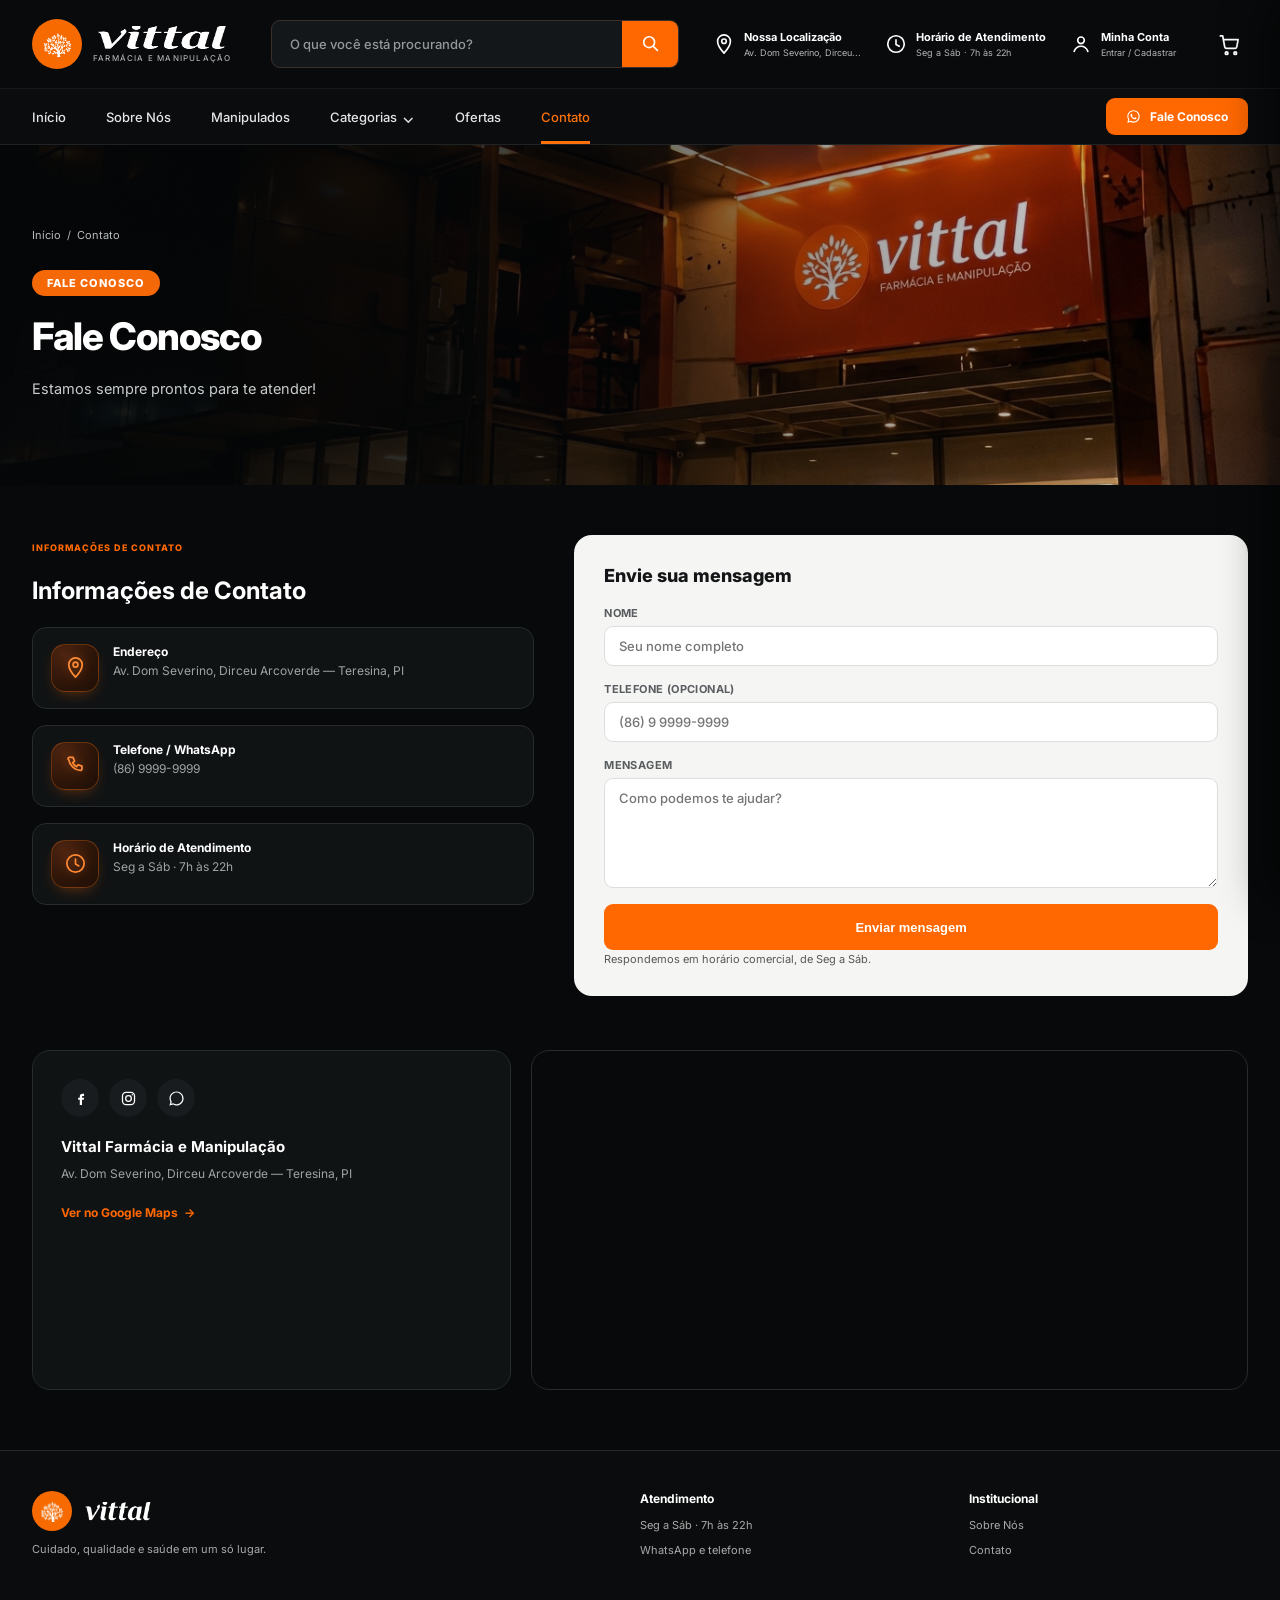
<file: contato.html>
<!DOCTYPE html>
<html lang="pt-BR">
<head>
  <meta charset="UTF-8">
  <meta name="viewport" content="width=device-width, initial-scale=1.0">
  <meta name="description" content="Vittal Farmácia e Manipulação — Fale Conosco">
  <title>Fale Conosco — Vittal</title>
  <link rel="preconnect" href="https://fonts.googleapis.com">
  <link rel="preconnect" href="https://fonts.gstatic.com" crossorigin>
  <link href="https://fonts.googleapis.com/css2?family=Inter:wght@400;500;600;700;800&display=swap" rel="stylesheet">
  <link rel="stylesheet" href="style.css">
</head>
<body>
  <header class="site-header">
    <div class="topbar container">
      <a class="brand" href="index.html">
        <span class="brand-mark" aria-hidden="true">
          <img src="img/vittal-tree.png" alt="">
        </span>
        <span class="brand-text">
          <img class="brand-word" src="img/vittal-wordmark.png" alt="vittal">
          <small>FARMÁCIA E MANIPULAÇÃO</small>
        </span>
      </a>

      <div class="search">
        <input id="searchInput" type="search" placeholder="O que você está procurando?" aria-label="Pesquisar produtos">
        <button aria-label="Pesquisar" id="searchBtn">
          <svg viewBox="0 0 24 24" fill="none"><circle cx="11" cy="11" r="6.5" stroke="currentColor" stroke-width="2"/><path d="m16 16 5 5" stroke="currentColor" stroke-width="2" stroke-linecap="round"/></svg>
        </button>
      </div>

      <div class="header-info">
        <div class="info-item">
          <span class="info-icon"><svg viewBox="0 0 24 24" fill="none" stroke="currentColor" stroke-width="1.8" stroke-linecap="round" stroke-linejoin="round"><path d="M12 22s7-7.5 7-13a7 7 0 1 0-14 0c0 5.5 7 13 7 13Z"/><circle cx="12" cy="9" r="2.5"/></svg></span>
          <div><b>Nossa Localização</b><span>Av. Dom Severino, Dirceu...</span></div>
        </div>
        <div class="info-item">
          <span class="info-icon"><svg viewBox="0 0 24 24" fill="none" stroke="currentColor" stroke-width="1.8" stroke-linecap="round" stroke-linejoin="round"><circle cx="12" cy="12" r="9"/><path d="M12 7.5v5l3.5 2"/></svg></span>
          <div><b>Horário de Atendimento</b><span>Seg a Sáb · 7h às 22h</span></div>
        </div>
        <div class="info-item account">
          <span class="info-icon"><svg viewBox="0 0 24 24" fill="none" stroke="currentColor" stroke-width="1.8" stroke-linecap="round" stroke-linejoin="round"><circle cx="12" cy="8" r="3.6"/><path d="M4.5 20c1.4-3.7 4.4-5.6 7.5-5.6s6.1 1.9 7.5 5.6"/></svg></span>
          <div><b>Minha Conta</b><span>Entrar / Cadastrar</span></div>
        </div>
      </div>

      <a class="cart-link" href="carrinho.html" aria-label="Carrinho de compras">
        <svg viewBox="0 0 24 24" fill="none" stroke="currentColor" stroke-width="1.8" stroke-linecap="round" stroke-linejoin="round"><circle cx="9" cy="21" r="1.4"/><circle cx="18" cy="21" r="1.4"/><path d="M2.5 3h2.4l2.1 11.4a2 2 0 0 0 2 1.6h8.6a2 2 0 0 0 2-1.6L21 7H6"/></svg>
        <span class="cart-badge" id="cartBadge">0</span>
      </a>

      <button class="menu-toggle" id="menuToggle" aria-label="Abrir menu" aria-expanded="false" aria-controls="mobileNav">
        <span></span><span></span><span></span>
      </button>
    </div>

    <div class="navrow">
      <div class="container nav-inner">
        <nav>
          <a href="index.html">Início</a>
          <a href="sobre.html">Sobre Nós</a>
          <a href="manipulados.html">Manipulados</a>
          <a href="categorias.html">Categorias <span>⌄</span></a>
          <a href="index.html#ofertas">Ofertas</a>
          <a class="active" href="contato.html">Contato</a>
        </nav>
        <a class="whatsapp" href="https://wa.me/5586999999999" target="_blank" rel="noopener"><svg class="ico-whatsapp" viewBox="0 0 24 24" fill="currentColor" aria-hidden="true"><path d="M12.04 2C6.58 2 2.13 6.45 2.13 11.91c0 1.79.47 3.47 1.29 4.93L2 22l5.29-1.39a9.9 9.9 0 0 0 4.75 1.21h.01c5.46 0 9.91-4.45 9.91-9.91C21.96 6.45 17.5 2 12.04 2Zm0 18.02h-.01a8.1 8.1 0 0 1-4.13-1.13l-.3-.18-3.14.82.84-3.06-.19-.32a8.09 8.09 0 0 1-1.24-4.32c0-4.48 3.65-8.13 8.14-8.13 2.17 0 4.21.85 5.75 2.38a8.07 8.07 0 0 1 2.38 5.75c0 4.49-3.65 8.14-8.1 8.14Zm4.47-6.09c-.24-.12-1.44-.71-1.67-.79-.22-.08-.38-.12-.55.12-.16.24-.63.79-.77.95-.14.16-.28.18-.53.06-.24-.12-1.02-.38-1.95-1.2-.72-.64-1.2-1.44-1.35-1.68-.14-.24-.02-.37.11-.49.11-.11.24-.28.36-.42.12-.14.16-.24.24-.4.08-.16.04-.3-.02-.42-.06-.12-.55-1.32-.75-1.81-.2-.48-.4-.42-.55-.42-.14-.01-.3-.01-.46-.01-.16 0-.42.06-.64.3-.22.24-.85.83-.85 2.03s.87 2.36.99 2.52c.12.16 1.71 2.61 4.14 3.66.58.25 1.03.4 1.38.51.58.18 1.11.16 1.53.1.47-.07 1.44-.59 1.64-1.16.2-.57.2-1.06.14-1.16-.06-.1-.22-.16-.46-.28Z"/></svg> Fale Conosco</a>
      </div>
    </div>
  </header>
  <div class="mobile-nav-overlay" id="mobileNavOverlay"></div>
  <nav class="mobile-nav" id="mobileNav" aria-hidden="true">
    <div class="mobile-nav-head">
      <span class="mobile-nav-brand"><img src="img/vittal-tree.png" alt="" width="20" height="20"><span>vittal</span></span>
      <button class="mobile-nav-close" id="mobileNavClose" aria-label="Fechar menu">&#10005;</button>
    </div>
    <div class="mobile-nav-links">
      <a href="index.html">Início</a>
      <a href="sobre.html">Sobre Nós</a>
      <a href="manipulados.html">Manipulados</a>
      <a href="categorias.html">Categorias</a>
      <a href="index.html#ofertas">Ofertas</a>
      <a class="active" href="contato.html">Contato</a>
    </div>
    <a class="mobile-nav-whatsapp" href="https://wa.me/5586999999999" target="_blank" rel="noopener"><svg class="ico-whatsapp" viewBox="0 0 24 24" fill="currentColor" aria-hidden="true"><path d="M12.04 2C6.58 2 2.13 6.45 2.13 11.91c0 1.79.47 3.47 1.29 4.93L2 22l5.29-1.39a9.9 9.9 0 0 0 4.75 1.21h.01c5.46 0 9.91-4.45 9.91-9.91C21.96 6.45 17.5 2 12.04 2Zm0 18.02h-.01a8.1 8.1 0 0 1-4.13-1.13l-.3-.18-3.14.82.84-3.06-.19-.32a8.09 8.09 0 0 1-1.24-4.32c0-4.48 3.65-8.13 8.14-8.13 2.17 0 4.21.85 5.75 2.38a8.07 8.07 0 0 1 2.38 5.75c0 4.49-3.65 8.14-8.1 8.14Zm4.47-6.09c-.24-.12-1.44-.71-1.67-.79-.22-.08-.38-.12-.55.12-.16.24-.63.79-.77.95-.14.16-.28.18-.53.06-.24-.12-1.02-.38-1.95-1.2-.72-.64-1.2-1.44-1.35-1.68-.14-.24-.02-.37.11-.49.11-.11.24-.28.36-.42.12-.14.16-.24.24-.4.08-.16.04-.3-.02-.42-.06-.12-.55-1.32-.75-1.81-.2-.48-.4-.42-.55-.42-.14-.01-.3-.01-.46-.01-.16 0-.42.06-.64.3-.22.24-.85.83-.85 2.03s.87 2.36.99 2.52c.12.16 1.71 2.61 4.14 3.66.58.25 1.03.4 1.38.51.58.18 1.11.16 1.53.1.47-.07 1.44-.59 1.64-1.16.2-.57.2-1.06.14-1.16-.06-.1-.22-.16-.46-.28Z"/></svg> Fale Conosco</a>
    <div class="mobile-nav-info">
      <div class="mobile-nav-info-row"><svg viewBox="0 0 24 24" fill="none" stroke="currentColor" stroke-width="1.8" stroke-linecap="round" stroke-linejoin="round"><path d="M12 22s7-7.5 7-13a7 7 0 1 0-14 0c0 5.5 7 13 7 13Z"/><circle cx="12" cy="9" r="2.5"/></svg><div><b>Nossa Localização</b><span>Av. Dom Severino, Dirceu...</span></div></div>
      <div class="mobile-nav-info-row"><svg viewBox="0 0 24 24" fill="none" stroke="currentColor" stroke-width="1.8" stroke-linecap="round" stroke-linejoin="round"><circle cx="12" cy="12" r="9"/><path d="M12 7.5v5l3.5 2"/></svg><div><b>Horário de Atendimento</b><span>Seg a Sáb · 7h às 22h</span></div></div>
    </div>
  </nav>


  <main>
    <section class="about-hero contact-hero">
      <div class="about-hero-bg" style="background-image:url('img/storefront.jpg')"></div>
      <div class="about-hero-overlay"></div>
      <div class="container about-hero-content reveal">
        <div class="breadcrumb"><a href="index.html">Início</a><span>/</span><span>Contato</span></div>
        <span class="eyebrow">FALE CONOSCO</span>
        <h1>Fale Conosco</h1>
        <p>Estamos sempre prontos para te atender!</p>
      </div>
    </section>

    <section class="container contact-grid">
      <div class="contact-info reveal">
        <span class="section-kicker">INFORMAÇÕES DE CONTATO</span>
        <h2>Informações de <strong>Contato</strong></h2>
        <div class="contact-rows">
          <div class="contact-row">
            <span class="benefit-icon"><svg viewBox="0 0 24 24" fill="none" stroke="currentColor" stroke-width="1.8" stroke-linecap="round" stroke-linejoin="round"><path d="M12 22s7-7.5 7-13a7 7 0 1 0-14 0c0 5.5 7 13 7 13Z"/><circle cx="12" cy="9" r="2.5"/></svg></span>
            <div><b>Endereço</b><span>Av. Dom Severino, Dirceu Arcoverde — Teresina, PI</span></div>
          </div>
          <div class="contact-row">
            <span class="benefit-icon"><svg viewBox="0 0 24 24" fill="none" stroke="currentColor" stroke-width="1.8" stroke-linecap="round" stroke-linejoin="round"><path d="M6.5 3.5h3l1.5 4-2 1.5c.8 2 2.2 3.4 4.2 4.2l1.5-2 4 1.5v3a1.5 1.5 0 0 1-1.6 1.5C11 17 6 12 5 6.1A1.5 1.5 0 0 1 6.5 3.5Z"/></svg></span>
            <div><b>Telefone / WhatsApp</b><span>(86) 9999-9999</span></div>
          </div>
          <div class="contact-row">
            <span class="benefit-icon"><svg viewBox="0 0 24 24" fill="none" stroke="currentColor" stroke-width="1.8" stroke-linecap="round" stroke-linejoin="round"><circle cx="12" cy="12" r="9"/><path d="M12 7.5v5l3.5 2"/></svg></span>
            <div><b>Horário de Atendimento</b><span>Seg a Sáb · 7h às 22h</span></div>
          </div>
        </div>
      </div>

      <form class="contact-form-card reveal" id="contactForm">
        <h3>Envie sua mensagem</h3>
        <label for="cName">Nome</label>
        <input id="cName" name="nome" type="text" placeholder="Seu nome completo" required>
        <label for="cPhone">Telefone (opcional)</label>
        <input id="cPhone" name="telefone" type="tel" placeholder="(86) 9 9999-9999">
        <label for="cMessage">Mensagem</label>
        <textarea id="cMessage" name="mensagem" placeholder="Como podemos te ajudar?" required></textarea>
        <button type="submit">Enviar mensagem</button>
        <p class="contact-form-note">Respondemos em horário comercial, de Seg a Sáb.</p>
      </form>
    </section>

    <section class="container contact-map-row">
      <div class="contact-map-card reveal">
        <div class="contact-social">
          <a href="#" aria-label="Facebook"><svg viewBox="0 0 24 24" fill="currentColor" stroke="none"><path d="M15 8.5h2V5.3h-2.3c-2.3 0-3.7 1.5-3.7 3.8v1.7H8.7v3.1H11V21h3.1v-7.1h2.4l.6-3.1h-3V9.4c0-.6.3-.9.9-.9Z"/></svg></a>
          <a href="#" aria-label="Instagram"><svg viewBox="0 0 24 24" fill="none" stroke="currentColor" stroke-width="1.8" stroke-linecap="round" stroke-linejoin="round"><rect x="3.5" y="3.5" width="17" height="17" rx="5"/><circle cx="12" cy="12" r="4"/><circle cx="17.3" cy="6.7" r="1" fill="currentColor" stroke="none"/></svg></a>
          <a href="https://wa.me/5586999999999" target="_blank" rel="noopener" aria-label="WhatsApp"><svg viewBox="0 0 24 24" fill="currentColor" stroke="none"><path d="M12.04 2C6.58 2 2.13 6.45 2.13 11.91c0 1.79.47 3.47 1.29 4.93L2 22l5.29-1.39a9.9 9.9 0 0 0 4.75 1.21h.01c5.46 0 9.91-4.45 9.91-9.91C21.96 6.45 17.5 2 12.04 2Zm0 18.02h-.01a8.1 8.1 0 0 1-4.13-1.13l-.3-.18-3.14.82.84-3.06-.19-.32a8.09 8.09 0 0 1-1.24-4.32c0-4.48 3.65-8.13 8.14-8.13 2.17 0 4.21.85 5.75 2.38a8.07 8.07 0 0 1 2.38 5.75c0 4.49-3.65 8.14-8.1 8.14Z"/></svg></a>
        </div>
        <h4>Vittal Farmácia e Manipulação</h4>
        <p>Av. Dom Severino, Dirceu Arcoverde — Teresina, PI</p>
        <a class="maps-link" target="_blank" rel="noopener" href="https://www.google.com/maps/search/?api=1&query=Av.+Dom+Severino,+Dirceu+Arcoverde,+Teresina+-+PI">Ver no Google Maps <span>→</span></a>
      </div>
      <div class="contact-map-embed reveal">
        <iframe title="Localização da Vittal Farmácia e Manipulação" loading="lazy" referrerpolicy="no-referrer-when-downgrade" src="https://maps.google.com/maps?q=Av.+Dom+Severino,+Dirceu+Arcoverde,+Teresina+-+PI&z=15&output=embed"></iframe>
      </div>
    </section>
  </main>

  <footer id="contato">
    <div class="container footer-inner">
      <div><a class="brand footer-brand" href="index.html"><span class="brand-mark"><img src="img/vittal-tree.png" alt=""></span><img class="brand-word" src="img/vittal-wordmark.png" alt="vittal"></a><p>Cuidado, qualidade e saúde em um só lugar.</p></div>
      <div><h4>Atendimento</h4><p>Seg a Sáb · 7h às 22h</p><p>WhatsApp e telefone</p></div>
      <div><h4>Institucional</h4><p><a href="sobre.html">Sobre Nós</a></p><p><a href="contato.html">Contato</a></p></div>
    </div>
  </footer>

  <a class="cart-fab" id="cartFab" href="carrinho.html" aria-label="Ver carrinho">
    <svg viewBox="0 0 24 24" fill="none" stroke="currentColor" stroke-width="1.8" stroke-linecap="round" stroke-linejoin="round"><circle cx="9" cy="21" r="1.4"/><circle cx="18" cy="21" r="1.4"/><path d="M2.5 3h2.4l2.1 11.4a2 2 0 0 0 2 1.6h8.6a2 2 0 0 0 2-1.6L21 7H6"/></svg>
    <span class="cart-fab-badge" id="cartFabBadge">0</span>
  </a>

  <script src="script.js"></script>
</body>
</html>
</file>
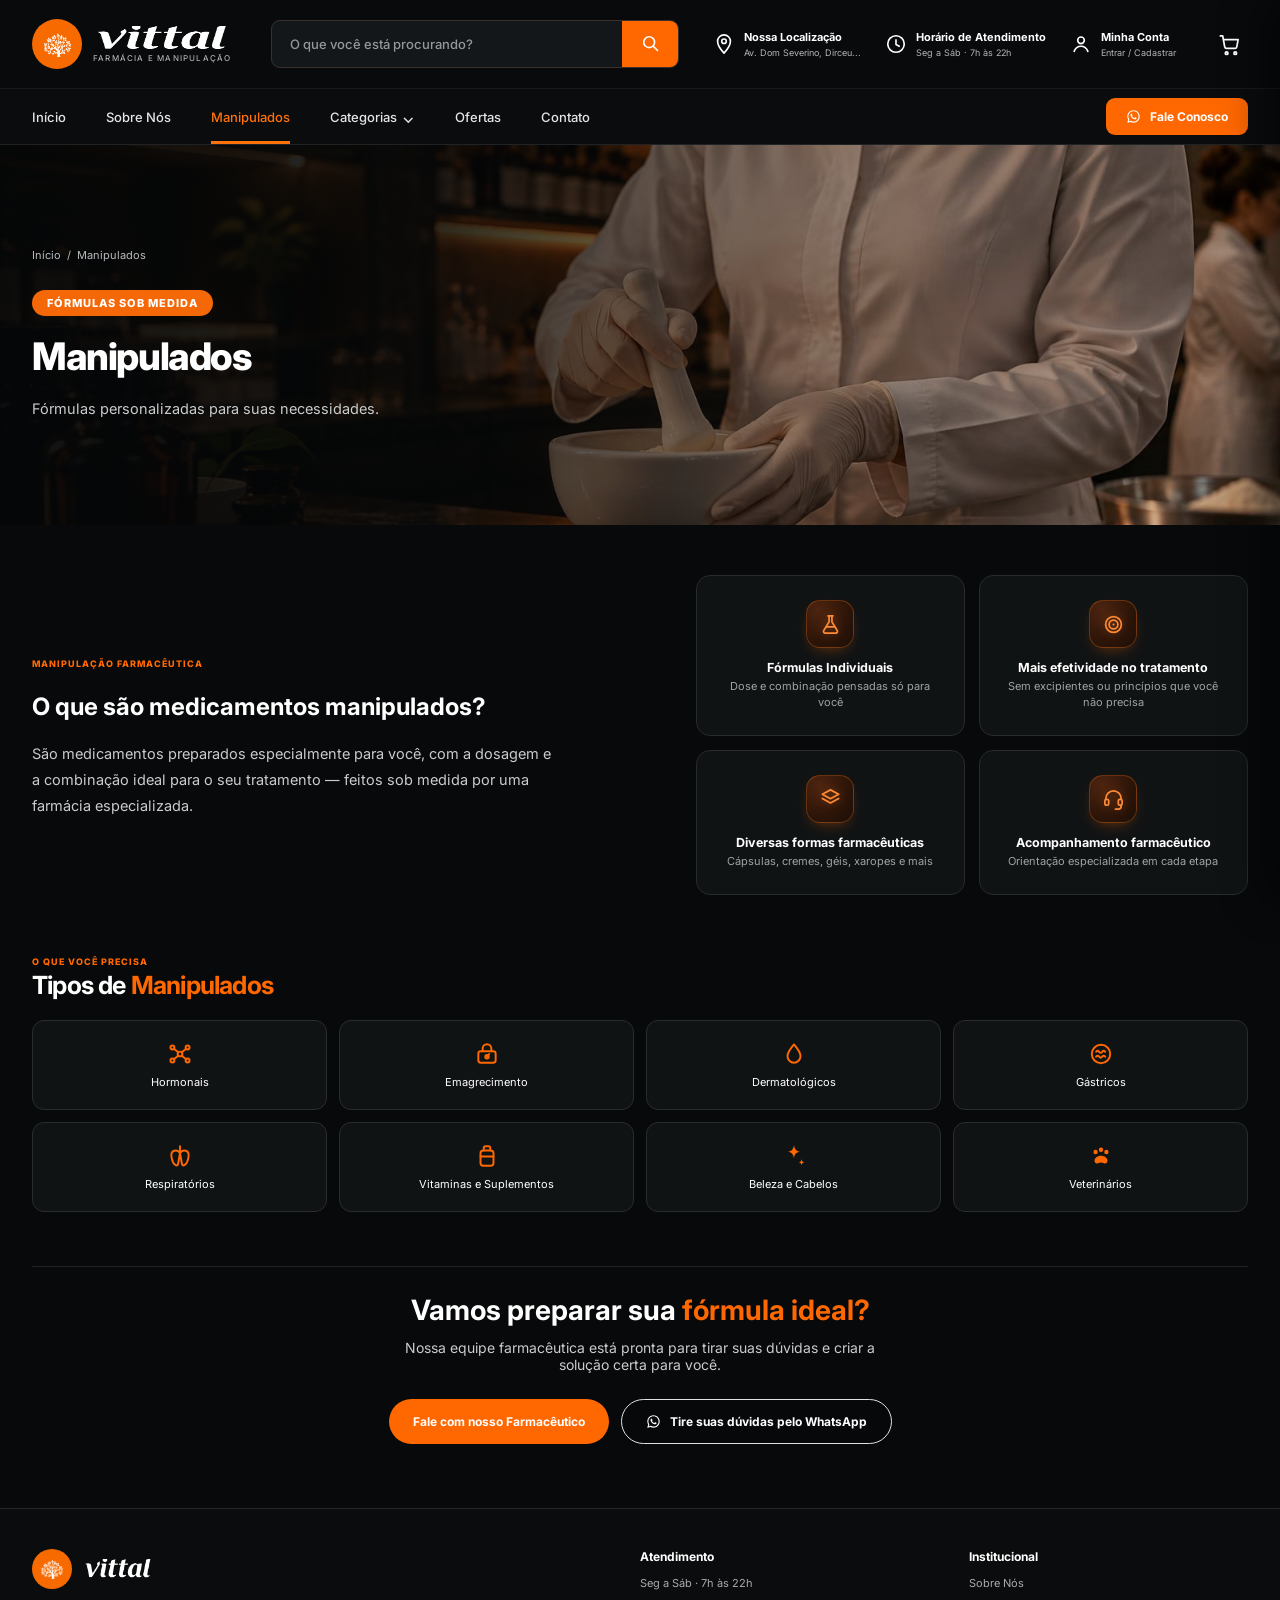
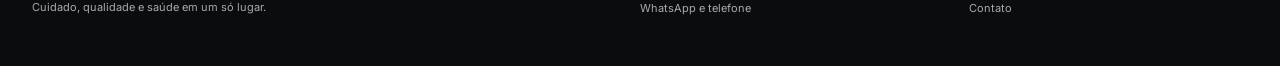
<file: manipulados.html>
<!DOCTYPE html>
<html lang="pt-BR">
<head>
  <meta charset="UTF-8">
  <meta name="viewport" content="width=device-width, initial-scale=1.0">
  <meta name="description" content="Vittal Farmácia e Manipulação — Manipulados">
  <title>Manipulados — Vittal</title>
  <link rel="preconnect" href="https://fonts.googleapis.com">
  <link rel="preconnect" href="https://fonts.gstatic.com" crossorigin>
  <link href="https://fonts.googleapis.com/css2?family=Inter:wght@400;500;600;700;800&display=swap" rel="stylesheet">
  <link rel="stylesheet" href="style.css">
</head>
<body>
  <header class="site-header">
    <div class="topbar container">
      <a class="brand" href="index.html">
        <span class="brand-mark" aria-hidden="true">
          <img src="img/vittal-tree.png" alt="">
        </span>
        <span class="brand-text">
          <img class="brand-word" src="img/vittal-wordmark.png" alt="vittal">
          <small>FARMÁCIA E MANIPULAÇÃO</small>
        </span>
      </a>

      <div class="search">
        <input id="searchInput" type="search" placeholder="O que você está procurando?" aria-label="Pesquisar produtos">
        <button aria-label="Pesquisar" id="searchBtn">
          <svg viewBox="0 0 24 24" fill="none"><circle cx="11" cy="11" r="6.5" stroke="currentColor" stroke-width="2"/><path d="m16 16 5 5" stroke="currentColor" stroke-width="2" stroke-linecap="round"/></svg>
        </button>
      </div>

      <div class="header-info">
        <div class="info-item">
          <span class="info-icon"><svg viewBox="0 0 24 24" fill="none" stroke="currentColor" stroke-width="1.8" stroke-linecap="round" stroke-linejoin="round"><path d="M12 22s7-7.5 7-13a7 7 0 1 0-14 0c0 5.5 7 13 7 13Z"/><circle cx="12" cy="9" r="2.5"/></svg></span>
          <div><b>Nossa Localização</b><span>Av. Dom Severino, Dirceu...</span></div>
        </div>
        <div class="info-item">
          <span class="info-icon"><svg viewBox="0 0 24 24" fill="none" stroke="currentColor" stroke-width="1.8" stroke-linecap="round" stroke-linejoin="round"><circle cx="12" cy="12" r="9"/><path d="M12 7.5v5l3.5 2"/></svg></span>
          <div><b>Horário de Atendimento</b><span>Seg a Sáb · 7h às 22h</span></div>
        </div>
        <div class="info-item account">
          <span class="info-icon"><svg viewBox="0 0 24 24" fill="none" stroke="currentColor" stroke-width="1.8" stroke-linecap="round" stroke-linejoin="round"><circle cx="12" cy="8" r="3.6"/><path d="M4.5 20c1.4-3.7 4.4-5.6 7.5-5.6s6.1 1.9 7.5 5.6"/></svg></span>
          <div><b>Minha Conta</b><span>Entrar / Cadastrar</span></div>
        </div>
      </div>

      <a class="cart-link" href="carrinho.html" aria-label="Carrinho de compras">
        <svg viewBox="0 0 24 24" fill="none" stroke="currentColor" stroke-width="1.8" stroke-linecap="round" stroke-linejoin="round"><circle cx="9" cy="21" r="1.4"/><circle cx="18" cy="21" r="1.4"/><path d="M2.5 3h2.4l2.1 11.4a2 2 0 0 0 2 1.6h8.6a2 2 0 0 0 2-1.6L21 7H6"/></svg>
        <span class="cart-badge" id="cartBadge">0</span>
      </a>

      <button class="menu-toggle" id="menuToggle" aria-label="Abrir menu" aria-expanded="false" aria-controls="mobileNav">
        <span></span><span></span><span></span>
      </button>
    </div>

    <div class="navrow">
      <div class="container nav-inner">
        <nav>
          <a href="index.html">Início</a>
          <a href="sobre.html">Sobre Nós</a>
          <a class="active" href="manipulados.html">Manipulados</a>
          <a href="categorias.html">Categorias <span>⌄</span></a>
          <a href="index.html#ofertas">Ofertas</a>
          <a href="contato.html">Contato</a>
        </nav>
        <a class="whatsapp" href="https://wa.me/5586999999999" target="_blank" rel="noopener"><svg class="ico-whatsapp" viewBox="0 0 24 24" fill="currentColor" aria-hidden="true"><path d="M12.04 2C6.58 2 2.13 6.45 2.13 11.91c0 1.79.47 3.47 1.29 4.93L2 22l5.29-1.39a9.9 9.9 0 0 0 4.75 1.21h.01c5.46 0 9.91-4.45 9.91-9.91C21.96 6.45 17.5 2 12.04 2Zm0 18.02h-.01a8.1 8.1 0 0 1-4.13-1.13l-.3-.18-3.14.82.84-3.06-.19-.32a8.09 8.09 0 0 1-1.24-4.32c0-4.48 3.65-8.13 8.14-8.13 2.17 0 4.21.85 5.75 2.38a8.07 8.07 0 0 1 2.38 5.75c0 4.49-3.65 8.14-8.1 8.14Zm4.47-6.09c-.24-.12-1.44-.71-1.67-.79-.22-.08-.38-.12-.55.12-.16.24-.63.79-.77.95-.14.16-.28.18-.53.06-.24-.12-1.02-.38-1.95-1.2-.72-.64-1.2-1.44-1.35-1.68-.14-.24-.02-.37.11-.49.11-.11.24-.28.36-.42.12-.14.16-.24.24-.4.08-.16.04-.3-.02-.42-.06-.12-.55-1.32-.75-1.81-.2-.48-.4-.42-.55-.42-.14-.01-.3-.01-.46-.01-.16 0-.42.06-.64.3-.22.24-.85.83-.85 2.03s.87 2.36.99 2.52c.12.16 1.71 2.61 4.14 3.66.58.25 1.03.4 1.38.51.58.18 1.11.16 1.53.1.47-.07 1.44-.59 1.64-1.16.2-.57.2-1.06.14-1.16-.06-.1-.22-.16-.46-.28Z"/></svg> Fale Conosco</a>
      </div>
    </div>
  </header>
  <div class="mobile-nav-overlay" id="mobileNavOverlay"></div>
  <nav class="mobile-nav" id="mobileNav" aria-hidden="true">
    <div class="mobile-nav-head">
      <span class="mobile-nav-brand"><img src="img/vittal-tree.png" alt="" width="20" height="20"><span>vittal</span></span>
      <button class="mobile-nav-close" id="mobileNavClose" aria-label="Fechar menu">&#10005;</button>
    </div>
    <div class="mobile-nav-links">
      <a href="index.html">Início</a>
      <a href="sobre.html">Sobre Nós</a>
      <a class="active" href="manipulados.html">Manipulados</a>
      <a href="categorias.html">Categorias</a>
      <a href="index.html#ofertas">Ofertas</a>
      <a href="contato.html">Contato</a>
    </div>
    <a class="mobile-nav-whatsapp" href="https://wa.me/5586999999999" target="_blank" rel="noopener"><svg class="ico-whatsapp" viewBox="0 0 24 24" fill="currentColor" aria-hidden="true"><path d="M12.04 2C6.58 2 2.13 6.45 2.13 11.91c0 1.79.47 3.47 1.29 4.93L2 22l5.29-1.39a9.9 9.9 0 0 0 4.75 1.21h.01c5.46 0 9.91-4.45 9.91-9.91C21.96 6.45 17.5 2 12.04 2Zm0 18.02h-.01a8.1 8.1 0 0 1-4.13-1.13l-.3-.18-3.14.82.84-3.06-.19-.32a8.09 8.09 0 0 1-1.24-4.32c0-4.48 3.65-8.13 8.14-8.13 2.17 0 4.21.85 5.75 2.38a8.07 8.07 0 0 1 2.38 5.75c0 4.49-3.65 8.14-8.1 8.14Zm4.47-6.09c-.24-.12-1.44-.71-1.67-.79-.22-.08-.38-.12-.55.12-.16.24-.63.79-.77.95-.14.16-.28.18-.53.06-.24-.12-1.02-.38-1.95-1.2-.72-.64-1.2-1.44-1.35-1.68-.14-.24-.02-.37.11-.49.11-.11.24-.28.36-.42.12-.14.16-.24.24-.4.08-.16.04-.3-.02-.42-.06-.12-.55-1.32-.75-1.81-.2-.48-.4-.42-.55-.42-.14-.01-.3-.01-.46-.01-.16 0-.42.06-.64.3-.22.24-.85.83-.85 2.03s.87 2.36.99 2.52c.12.16 1.71 2.61 4.14 3.66.58.25 1.03.4 1.38.51.58.18 1.11.16 1.53.1.47-.07 1.44-.59 1.64-1.16.2-.57.2-1.06.14-1.16-.06-.1-.22-.16-.46-.28Z"/></svg> Fale Conosco</a>
    <div class="mobile-nav-info">
      <div class="mobile-nav-info-row"><svg viewBox="0 0 24 24" fill="none" stroke="currentColor" stroke-width="1.8" stroke-linecap="round" stroke-linejoin="round"><path d="M12 22s7-7.5 7-13a7 7 0 1 0-14 0c0 5.5 7 13 7 13Z"/><circle cx="12" cy="9" r="2.5"/></svg><div><b>Nossa Localização</b><span>Av. Dom Severino, Dirceu...</span></div></div>
      <div class="mobile-nav-info-row"><svg viewBox="0 0 24 24" fill="none" stroke="currentColor" stroke-width="1.8" stroke-linecap="round" stroke-linejoin="round"><circle cx="12" cy="12" r="9"/><path d="M12 7.5v5l3.5 2"/></svg><div><b>Horário de Atendimento</b><span>Seg a Sáb · 7h às 22h</span></div></div>
    </div>
  </nav>


  <main>
    <section class="about-hero manip-hero">
      <div class="about-hero-bg" style="background-image:url('img/manipulados.jpeg')"></div>
      <div class="about-hero-overlay"></div>
      <div class="container about-hero-content reveal">
        <div class="breadcrumb"><a href="index.html">Início</a><span>/</span><span>Manipulados</span></div>
        <span class="eyebrow">FÓRMULAS SOB MEDIDA</span>
        <h1>Manipulados</h1>
        <p>Fórmulas personalizadas para suas necessidades.</p>
      </div>
    </section>

    <section class="container manip-intro">
      <div class="manip-intro-text reveal">
        <span class="section-kicker">MANIPULAÇÃO FARMACÊUTICA</span>
        <h2>O que são medicamentos <strong>manipulados?</strong></h2>
        <p>São medicamentos preparados especialmente para você, com a dosagem e a combinação ideal para o seu tratamento — feitos sob medida por uma farmácia especializada.</p>
      </div>

      <div class="manip-features">
        <div class="feature-card reveal">
          <span class="benefit-icon"><svg viewBox="0 0 24 24" fill="none" stroke="currentColor" stroke-width="1.8" stroke-linecap="round" stroke-linejoin="round"><path d="M9.5 3h5"/><path d="M10.5 3v6.3L5 18.2A1.8 1.8 0 0 0 6.6 21h10.8a1.8 1.8 0 0 0 1.6-2.8L13.5 9.3V3"/><path d="M7.8 14.5h8.4"/></svg></span>
          <div><b>Fórmulas Individuais</b><span>Dose e combinação pensadas só para você</span></div>
        </div>
        <div class="feature-card reveal">
          <span class="benefit-icon"><svg viewBox="0 0 24 24" fill="none" stroke="currentColor" stroke-width="1.8" stroke-linecap="round" stroke-linejoin="round"><circle cx="12" cy="12" r="8.2"/><circle cx="12" cy="12" r="4.6"/><circle cx="12" cy="12" r="1.1" fill="currentColor" stroke="none"/></svg></span>
          <div><b>Mais efetividade no tratamento</b><span>Sem excipientes ou princípios que você não precisa</span></div>
        </div>
        <div class="feature-card reveal">
          <span class="benefit-icon"><svg viewBox="0 0 24 24" fill="none" stroke="currentColor" stroke-width="1.8" stroke-linecap="round" stroke-linejoin="round"><path d="m12 3 8.5 4.6L12 12.2 3.5 7.6 12 3Z"/><path d="m3.5 12 8.5 4.6 8.5-4.6"/></svg></span>
          <div><b>Diversas formas farmacêuticas</b><span>Cápsulas, cremes, géis, xaropes e mais</span></div>
        </div>
        <div class="feature-card reveal">
          <span class="benefit-icon"><svg viewBox="0 0 24 24" fill="none" stroke="currentColor" stroke-width="1.8" stroke-linecap="round" stroke-linejoin="round"><path d="M4 13v-1a8 8 0 0 1 16 0v1"/><rect x="3" y="13" width="4" height="6" rx="1.5"/><rect x="17" y="13" width="4" height="6" rx="1.5"/><path d="M20 19v1a3 3 0 0 1-3 3h-3"/></svg></span>
          <div><b>Acompanhamento farmacêutico</b><span>Orientação especializada em cada etapa</span></div>
        </div>
      </div>
    </section>

    <section class="container manip-types">
      <div class="section-heading reveal">
        <div><span class="section-kicker">O QUE VOCÊ PRECISA</span><h2>Tipos de <strong>Manipulados</strong></h2></div>
      </div>
      <div class="category-grid grid-4">
        <a href="contato.html" class="reveal">
          <span><svg viewBox="0 0 24 24" fill="none" stroke="currentColor" stroke-width="1.8" stroke-linecap="round" stroke-linejoin="round"><circle cx="12" cy="12" r="2.2"/><circle cx="5" cy="6" r="1.8"/><circle cx="19" cy="6" r="1.8"/><circle cx="5" cy="18" r="1.8"/><circle cx="19" cy="18" r="1.8"/><path d="M10.4 10.4 6.3 7.1M13.6 10.4l4.1-3.3M10.4 13.6l-4.1 3.3M13.6 13.6l4.1 3.3"/></svg></span>
          Hormonais
        </a>
        <a href="contato.html" class="reveal">
          <span><svg viewBox="0 0 24 24" fill="none" stroke="currentColor" stroke-width="1.8" stroke-linecap="round" stroke-linejoin="round"><rect x="4" y="9.5" width="16" height="10.5" rx="2.2"/><path d="M8 9.5V7a4 4 0 0 1 8 0v2.5"/><circle cx="12" cy="14.5" r="1.6"/><path d="M12 14.5 14 12"/></svg></span>
          Emagrecimento
        </a>
        <a href="contato.html" class="reveal">
          <span><svg viewBox="0 0 24 24" fill="none" stroke="currentColor" stroke-width="1.8" stroke-linecap="round" stroke-linejoin="round"><path d="M12 3.2s6 7 6 10.8a6 6 0 1 1-12 0c0-3.8 6-10.8 6-10.8Z"/></svg></span>
          Dermatológicos
        </a>
        <a href="contato.html" class="reveal">
          <span><svg viewBox="0 0 24 24" fill="none" stroke="currentColor" stroke-width="1.8" stroke-linecap="round" stroke-linejoin="round"><circle cx="12" cy="12" r="8.5"/><path d="M7.5 10c1-1.3 1.8-1.3 2.8 0s1.8 1.3 2.8 0 1.8-1.3 2.8 0"/><path d="M7.5 14.5c1-1.3 1.8-1.3 2.8 0s1.8 1.3 2.8 0 1.8-1.3 2.8 0"/></svg></span>
          Gástricos
        </a>
        <a href="contato.html" class="reveal">
          <span><svg viewBox="0 0 24 24" fill="none" stroke="currentColor" stroke-width="1.8" stroke-linecap="round" stroke-linejoin="round"><path d="M12 3v6.5"/><path d="M12 9.5c-1.2-2-3.3-2.8-5.2-2.3-2 .5-3.1 2.6-2.7 5.4.5 3.6 2.3 7 3.9 7.9 1.2.7 2-.1 2.3-1.6l1.7-9.4Z"/><path d="M12 9.5c1.2-2 3.3-2.8 5.2-2.3 2 .5 3.1 2.6 2.7 5.4-.5 3.6-2.3 7-3.9 7.9-1.2.7-2-.1-2.3-1.6l-1.7-9.4Z"/></svg></span>
          Respiratórios
        </a>
        <a href="contato.html" class="reveal">
          <span><svg viewBox="0 0 24 24" fill="none" stroke="currentColor" stroke-width="1.8" stroke-linecap="round" stroke-linejoin="round"><rect x="6" y="7" width="12" height="14" rx="2.5"/><path d="M9 7V4.5A1.5 1.5 0 0 1 10.5 3h3A1.5 1.5 0 0 1 15 4.5V7"/><path d="M6 12.5h12"/></svg></span>
          Vitaminas e Suplementos
        </a>
        <a href="contato.html" class="reveal">
          <span><svg viewBox="0 0 24 24" fill="currentColor" stroke="none"><path d="M12 2c.6 3.6 2 5.4 5.6 6C14 8.6 12.2 10.4 12 14c-.6-3.6-2-5.4-5.6-6C10 7.4 11.4 5.6 12 2Z"/><path d="M19 15c.3 1.8 1 2.5 2.8 2.8-1.8.3-2.5 1-2.8 2.8-.3-1.8-1-2.5-2.8-2.8 1.8-.3 2.5-1 2.8-2.8Z"/></svg></span>
          Beleza e Cabelos
        </a>
        <a href="contato.html" class="reveal">
          <span><svg viewBox="0 0 24 24" fill="currentColor" stroke="none"><circle cx="7" cy="8.3" r="2"/><circle cx="12" cy="6.2" r="2"/><circle cx="17" cy="8.3" r="2"/><path d="M12 11.8c-3.3 0-6 2-6 4.6 0 1.9 1.6 2.9 3.3 2.2.9-.4 1.8-.6 2.7-.6s1.8.2 2.7.6c1.7.7 3.3-.3 3.3-2.2 0-2.6-2.7-4.6-6-4.6Z"/></svg></span>
          Veterinários
        </a>
      </div>
    </section>

    <section class="container manip-cta reveal">
      <h2>Vamos preparar sua <strong>fórmula ideal?</strong></h2>
      <p>Nossa equipe farmacêutica está pronta para tirar suas dúvidas e criar a solução certa para você.</p>
      <div class="hero-actions">
        <a class="btn primary" href="contato.html">Fale com nosso Farmacêutico</a>
        <a class="btn ghost" href="https://wa.me/5586999999999" target="_blank" rel="noopener"><svg class="ico-whatsapp" viewBox="0 0 24 24" fill="currentColor" aria-hidden="true"><path d="M12.04 2C6.58 2 2.13 6.45 2.13 11.91c0 1.79.47 3.47 1.29 4.93L2 22l5.29-1.39a9.9 9.9 0 0 0 4.75 1.21h.01c5.46 0 9.91-4.45 9.91-9.91C21.96 6.45 17.5 2 12.04 2Zm0 18.02h-.01a8.1 8.1 0 0 1-4.13-1.13l-.3-.18-3.14.82.84-3.06-.19-.32a8.09 8.09 0 0 1-1.24-4.32c0-4.48 3.65-8.13 8.14-8.13 2.17 0 4.21.85 5.75 2.38a8.07 8.07 0 0 1 2.38 5.75c0 4.49-3.65 8.14-8.1 8.14Zm4.47-6.09c-.24-.12-1.44-.71-1.67-.79-.22-.08-.38-.12-.55.12-.16.24-.63.79-.77.95-.14.16-.28.18-.53.06-.24-.12-1.02-.38-1.95-1.2-.72-.64-1.2-1.44-1.35-1.68-.14-.24-.02-.37.11-.49.11-.11.24-.28.36-.42.12-.14.16-.24.24-.4.08-.16.04-.3-.02-.42-.06-.12-.55-1.32-.75-1.81-.2-.48-.4-.42-.55-.42-.14-.01-.3-.01-.46-.01-.16 0-.42.06-.64.3-.22.24-.85.83-.85 2.03s.87 2.36.99 2.52c.12.16 1.71 2.61 4.14 3.66.58.25 1.03.4 1.38.51.58.18 1.11.16 1.53.1.47-.07 1.44-.59 1.64-1.16.2-.57.2-1.06.14-1.16-.06-.1-.22-.16-.46-.28Z"/></svg> Tire suas dúvidas pelo WhatsApp</a>
      </div>
    </section>
  </main>

  <footer id="contato">
    <div class="container footer-inner">
      <div><a class="brand footer-brand" href="index.html"><span class="brand-mark"><img src="img/vittal-tree.png" alt=""></span><img class="brand-word" src="img/vittal-wordmark.png" alt="vittal"></a><p>Cuidado, qualidade e saúde em um só lugar.</p></div>
      <div><h4>Atendimento</h4><p>Seg a Sáb · 7h às 22h</p><p>WhatsApp e telefone</p></div>
      <div><h4>Institucional</h4><p><a href="sobre.html">Sobre Nós</a></p><p><a href="contato.html">Contato</a></p></div>
    </div>
  </footer>

  <a class="cart-fab" id="cartFab" href="carrinho.html" aria-label="Ver carrinho">
    <svg viewBox="0 0 24 24" fill="none" stroke="currentColor" stroke-width="1.8" stroke-linecap="round" stroke-linejoin="round"><circle cx="9" cy="21" r="1.4"/><circle cx="18" cy="21" r="1.4"/><path d="M2.5 3h2.4l2.1 11.4a2 2 0 0 0 2 1.6h8.6a2 2 0 0 0 2-1.6L21 7H6"/></svg>
    <span class="cart-fab-badge" id="cartFabBadge">0</span>
  </a>

  <script src="script.js"></script>
</body>
</html>
</file>
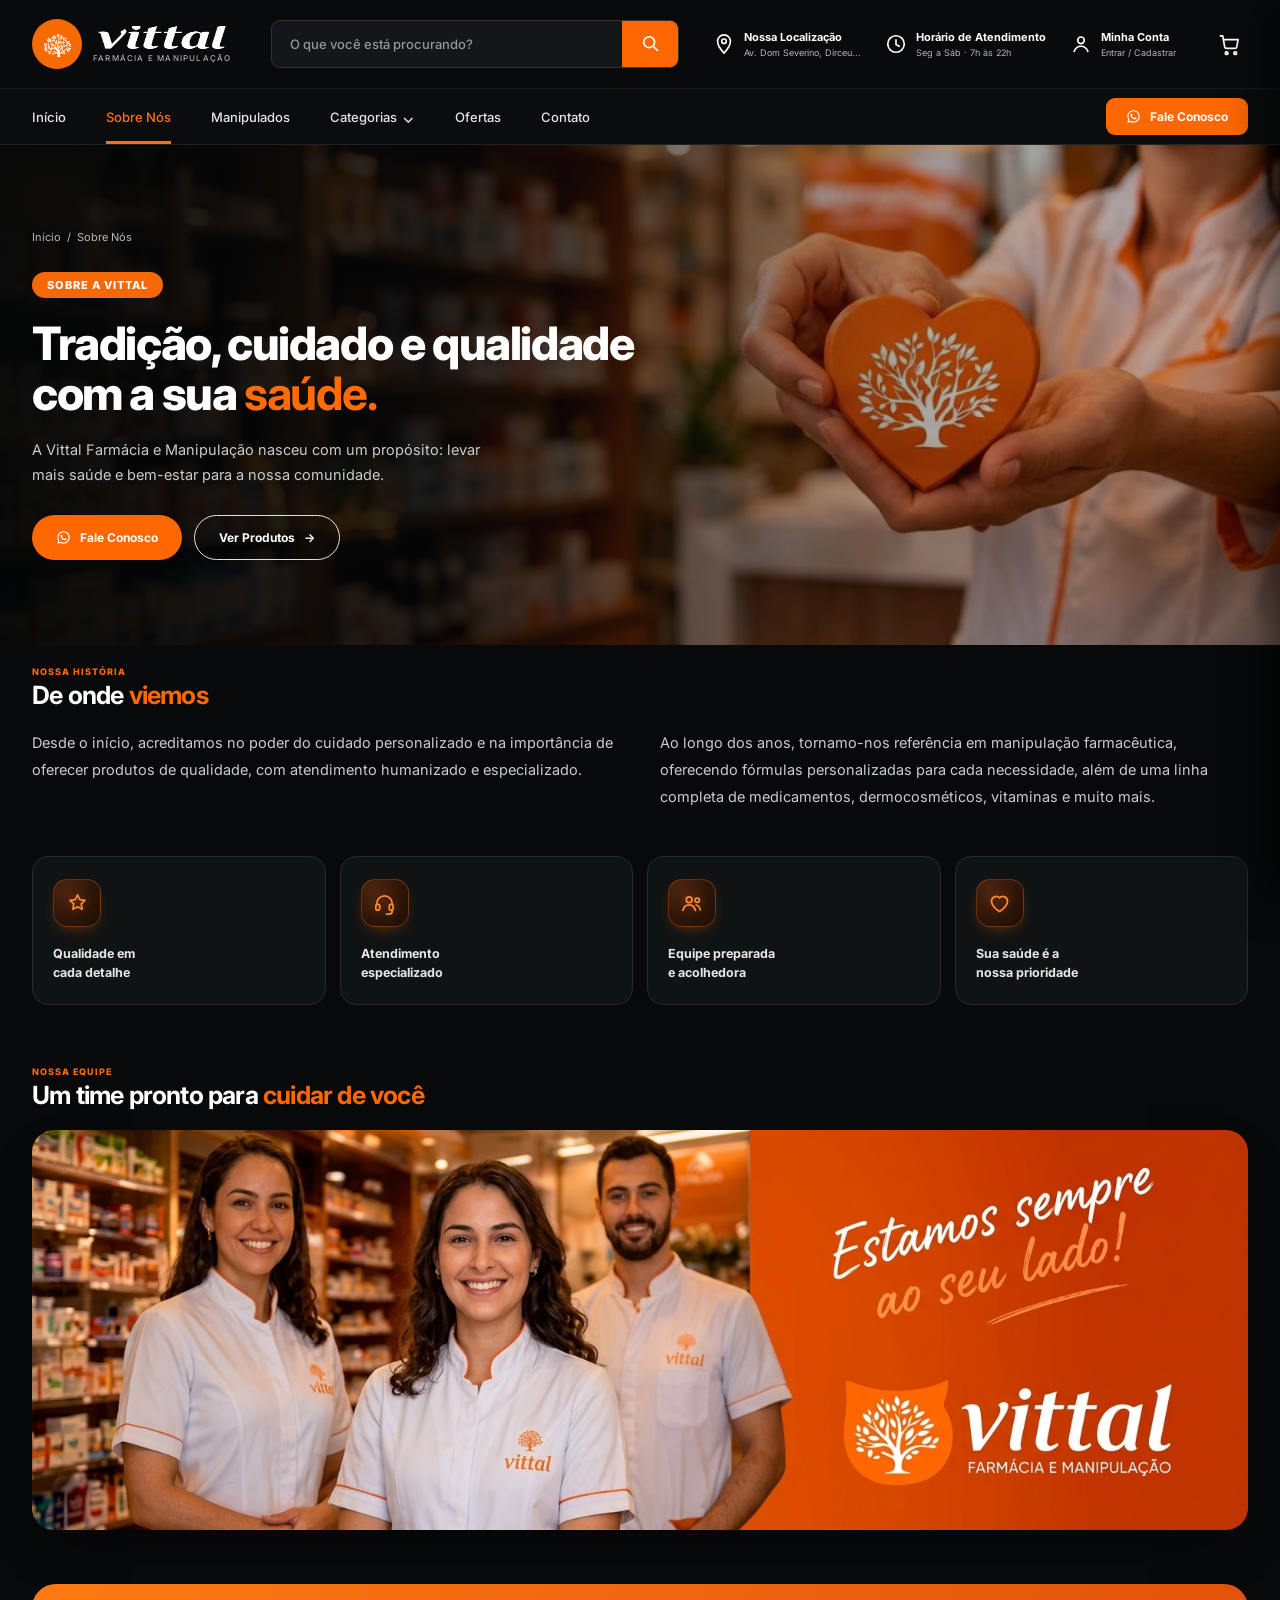
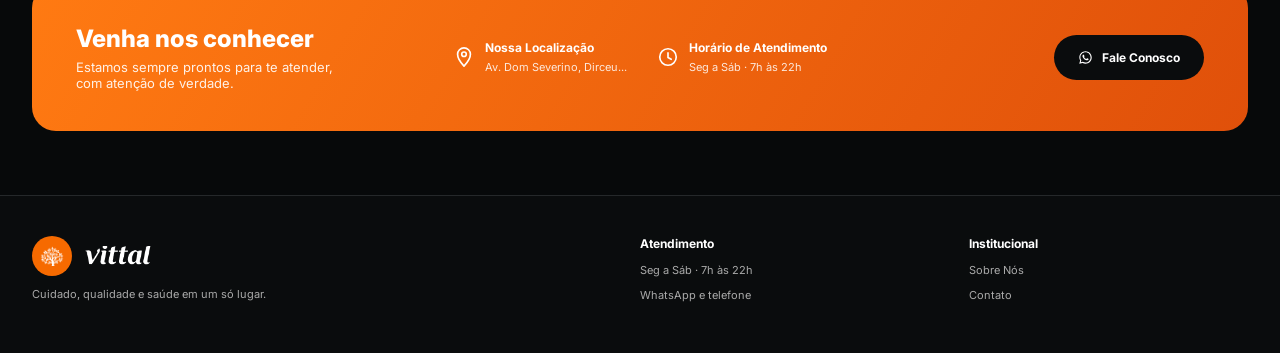
<file: sobre.html>
<!DOCTYPE html>
<html lang="pt-BR">
<head>
  <meta charset="UTF-8">
  <meta name="viewport" content="width=device-width, initial-scale=1.0">
  <meta name="description" content="Vittal Farmácia e Manipulação — Sobre Nós">
  <title>Sobre Nós — Vittal</title>
  <link rel="preconnect" href="https://fonts.googleapis.com">
  <link rel="preconnect" href="https://fonts.gstatic.com" crossorigin>
  <link href="https://fonts.googleapis.com/css2?family=Inter:wght@400;500;600;700;800&display=swap" rel="stylesheet">
  <link rel="stylesheet" href="style.css">
</head>
<body>
  <header class="site-header">
    <div class="topbar container">
      <a class="brand" href="index.html">
        <span class="brand-mark" aria-hidden="true">
          <img src="img/vittal-tree.png" alt="">
        </span>
        <span class="brand-text">
          <img class="brand-word" src="img/vittal-wordmark.png" alt="vittal">
          <small>FARMÁCIA E MANIPULAÇÃO</small>
        </span>
      </a>

      <div class="search">
        <input id="searchInput" type="search" placeholder="O que você está procurando?" aria-label="Pesquisar produtos">
        <button aria-label="Pesquisar" id="searchBtn">
          <svg viewBox="0 0 24 24" fill="none"><circle cx="11" cy="11" r="6.5" stroke="currentColor" stroke-width="2"/><path d="m16 16 5 5" stroke="currentColor" stroke-width="2" stroke-linecap="round"/></svg>
        </button>
      </div>

      <div class="header-info">
        <div class="info-item">
          <span class="info-icon"><svg viewBox="0 0 24 24" fill="none" stroke="currentColor" stroke-width="1.8" stroke-linecap="round" stroke-linejoin="round"><path d="M12 22s7-7.5 7-13a7 7 0 1 0-14 0c0 5.5 7 13 7 13Z"/><circle cx="12" cy="9" r="2.5"/></svg></span>
          <div><b>Nossa Localização</b><span>Av. Dom Severino, Dirceu...</span></div>
        </div>
        <div class="info-item">
          <span class="info-icon"><svg viewBox="0 0 24 24" fill="none" stroke="currentColor" stroke-width="1.8" stroke-linecap="round" stroke-linejoin="round"><circle cx="12" cy="12" r="9"/><path d="M12 7.5v5l3.5 2"/></svg></span>
          <div><b>Horário de Atendimento</b><span>Seg a Sáb · 7h às 22h</span></div>
        </div>
        <div class="info-item account">
          <span class="info-icon"><svg viewBox="0 0 24 24" fill="none" stroke="currentColor" stroke-width="1.8" stroke-linecap="round" stroke-linejoin="round"><circle cx="12" cy="8" r="3.6"/><path d="M4.5 20c1.4-3.7 4.4-5.6 7.5-5.6s6.1 1.9 7.5 5.6"/></svg></span>
          <div><b>Minha Conta</b><span>Entrar / Cadastrar</span></div>
        </div>
      </div>

      <a class="cart-link" href="carrinho.html" aria-label="Carrinho de compras">
        <svg viewBox="0 0 24 24" fill="none" stroke="currentColor" stroke-width="1.8" stroke-linecap="round" stroke-linejoin="round"><circle cx="9" cy="21" r="1.4"/><circle cx="18" cy="21" r="1.4"/><path d="M2.5 3h2.4l2.1 11.4a2 2 0 0 0 2 1.6h8.6a2 2 0 0 0 2-1.6L21 7H6"/></svg>
        <span class="cart-badge" id="cartBadge">0</span>
      </a>

      <button class="menu-toggle" id="menuToggle" aria-label="Abrir menu" aria-expanded="false" aria-controls="mobileNav">
        <span></span><span></span><span></span>
      </button>
    </div>

    <div class="navrow">
      <div class="container nav-inner">
        <nav>
          <a href="index.html">Início</a>
          <a class="active" href="sobre.html">Sobre Nós</a>
          <a href="manipulados.html">Manipulados</a>
          <a href="categorias.html">Categorias <span>⌄</span></a>
          <a href="index.html#ofertas">Ofertas</a>
          <a href="contato.html">Contato</a>
        </nav>
        <a class="whatsapp" href="https://wa.me/5586999999999" target="_blank" rel="noopener"><svg class="ico-whatsapp" viewBox="0 0 24 24" fill="currentColor" aria-hidden="true"><path d="M12.04 2C6.58 2 2.13 6.45 2.13 11.91c0 1.79.47 3.47 1.29 4.93L2 22l5.29-1.39a9.9 9.9 0 0 0 4.75 1.21h.01c5.46 0 9.91-4.45 9.91-9.91C21.96 6.45 17.5 2 12.04 2Zm0 18.02h-.01a8.1 8.1 0 0 1-4.13-1.13l-.3-.18-3.14.82.84-3.06-.19-.32a8.09 8.09 0 0 1-1.24-4.32c0-4.48 3.65-8.13 8.14-8.13 2.17 0 4.21.85 5.75 2.38a8.07 8.07 0 0 1 2.38 5.75c0 4.49-3.65 8.14-8.1 8.14Zm4.47-6.09c-.24-.12-1.44-.71-1.67-.79-.22-.08-.38-.12-.55.12-.16.24-.63.79-.77.95-.14.16-.28.18-.53.06-.24-.12-1.02-.38-1.95-1.2-.72-.64-1.2-1.44-1.35-1.68-.14-.24-.02-.37.11-.49.11-.11.24-.28.36-.42.12-.14.16-.24.24-.4.08-.16.04-.3-.02-.42-.06-.12-.55-1.32-.75-1.81-.2-.48-.4-.42-.55-.42-.14-.01-.3-.01-.46-.01-.16 0-.42.06-.64.3-.22.24-.85.83-.85 2.03s.87 2.36.99 2.52c.12.16 1.71 2.61 4.14 3.66.58.25 1.03.4 1.38.51.58.18 1.11.16 1.53.1.47-.07 1.44-.59 1.64-1.16.2-.57.2-1.06.14-1.16-.06-.1-.22-.16-.46-.28Z"/></svg> Fale Conosco</a>
      </div>
    </div>
  </header>
  <div class="mobile-nav-overlay" id="mobileNavOverlay"></div>
  <nav class="mobile-nav" id="mobileNav" aria-hidden="true">
    <div class="mobile-nav-head">
      <span class="mobile-nav-brand"><img src="img/vittal-tree.png" alt="" width="20" height="20"><span>vittal</span></span>
      <button class="mobile-nav-close" id="mobileNavClose" aria-label="Fechar menu">&#10005;</button>
    </div>
    <div class="mobile-nav-links">
      <a href="index.html">Início</a>
      <a class="active" href="sobre.html">Sobre Nós</a>
      <a href="manipulados.html">Manipulados</a>
      <a href="categorias.html">Categorias</a>
      <a href="index.html#ofertas">Ofertas</a>
      <a href="contato.html">Contato</a>
    </div>
    <a class="mobile-nav-whatsapp" href="https://wa.me/5586999999999" target="_blank" rel="noopener"><svg class="ico-whatsapp" viewBox="0 0 24 24" fill="currentColor" aria-hidden="true"><path d="M12.04 2C6.58 2 2.13 6.45 2.13 11.91c0 1.79.47 3.47 1.29 4.93L2 22l5.29-1.39a9.9 9.9 0 0 0 4.75 1.21h.01c5.46 0 9.91-4.45 9.91-9.91C21.96 6.45 17.5 2 12.04 2Zm0 18.02h-.01a8.1 8.1 0 0 1-4.13-1.13l-.3-.18-3.14.82.84-3.06-.19-.32a8.09 8.09 0 0 1-1.24-4.32c0-4.48 3.65-8.13 8.14-8.13 2.17 0 4.21.85 5.75 2.38a8.07 8.07 0 0 1 2.38 5.75c0 4.49-3.65 8.14-8.1 8.14Zm4.47-6.09c-.24-.12-1.44-.71-1.67-.79-.22-.08-.38-.12-.55.12-.16.24-.63.79-.77.95-.14.16-.28.18-.53.06-.24-.12-1.02-.38-1.95-1.2-.72-.64-1.2-1.44-1.35-1.68-.14-.24-.02-.37.11-.49.11-.11.24-.28.36-.42.12-.14.16-.24.24-.4.08-.16.04-.3-.02-.42-.06-.12-.55-1.32-.75-1.81-.2-.48-.4-.42-.55-.42-.14-.01-.3-.01-.46-.01-.16 0-.42.06-.64.3-.22.24-.85.83-.85 2.03s.87 2.36.99 2.52c.12.16 1.71 2.61 4.14 3.66.58.25 1.03.4 1.38.51.58.18 1.11.16 1.53.1.47-.07 1.44-.59 1.64-1.16.2-.57.2-1.06.14-1.16-.06-.1-.22-.16-.46-.28Z"/></svg> Fale Conosco</a>
    <div class="mobile-nav-info">
      <div class="mobile-nav-info-row"><svg viewBox="0 0 24 24" fill="none" stroke="currentColor" stroke-width="1.8" stroke-linecap="round" stroke-linejoin="round"><path d="M12 22s7-7.5 7-13a7 7 0 1 0-14 0c0 5.5 7 13 7 13Z"/><circle cx="12" cy="9" r="2.5"/></svg><div><b>Nossa Localização</b><span>Av. Dom Severino, Dirceu...</span></div></div>
      <div class="mobile-nav-info-row"><svg viewBox="0 0 24 24" fill="none" stroke="currentColor" stroke-width="1.8" stroke-linecap="round" stroke-linejoin="round"><circle cx="12" cy="12" r="9"/><path d="M12 7.5v5l3.5 2"/></svg><div><b>Horário de Atendimento</b><span>Seg a Sáb · 7h às 22h</span></div></div>
    </div>
  </nav>


  <main>
    <section class="about-hero">
      <div class="about-hero-bg"></div>
      <div class="about-hero-overlay"></div>
      <div class="container about-hero-content reveal">
        <div class="breadcrumb"><a href="index.html">Início</a><span>/</span><span>Sobre Nós</span></div>
        <span class="eyebrow">SOBRE A VITTAL</span>
        <h1>Tradição, cuidado e qualidade<br>com a sua <strong>saúde.</strong></h1>
        <p>A Vittal Farmácia e Manipulação nasceu com um propósito: levar mais saúde e bem-estar para a nossa comunidade.</p>
        <div class="hero-actions">
          <a class="btn primary" href="https://wa.me/5586999999999" target="_blank" rel="noopener"><svg class="ico-whatsapp" viewBox="0 0 24 24" fill="currentColor" aria-hidden="true"><path d="M12.04 2C6.58 2 2.13 6.45 2.13 11.91c0 1.79.47 3.47 1.29 4.93L2 22l5.29-1.39a9.9 9.9 0 0 0 4.75 1.21h.01c5.46 0 9.91-4.45 9.91-9.91C21.96 6.45 17.5 2 12.04 2Zm0 18.02h-.01a8.1 8.1 0 0 1-4.13-1.13l-.3-.18-3.14.82.84-3.06-.19-.32a8.09 8.09 0 0 1-1.24-4.32c0-4.48 3.65-8.13 8.14-8.13 2.17 0 4.21.85 5.75 2.38a8.07 8.07 0 0 1 2.38 5.75c0 4.49-3.65 8.14-8.1 8.14Zm4.47-6.09c-.24-.12-1.44-.71-1.67-.79-.22-.08-.38-.12-.55.12-.16.24-.63.79-.77.95-.14.16-.28.18-.53.06-.24-.12-1.02-.38-1.95-1.2-.72-.64-1.2-1.44-1.35-1.68-.14-.24-.02-.37.11-.49.11-.11.24-.28.36-.42.12-.14.16-.24.24-.4.08-.16.04-.3-.02-.42-.06-.12-.55-1.32-.75-1.81-.2-.48-.4-.42-.55-.42-.14-.01-.3-.01-.46-.01-.16 0-.42.06-.64.3-.22.24-.85.83-.85 2.03s.87 2.36.99 2.52c.12.16 1.71 2.61 4.14 3.66.58.25 1.03.4 1.38.51.58.18 1.11.16 1.53.1.47-.07 1.44-.59 1.64-1.16.2-.57.2-1.06.14-1.16-.06-.1-.22-.16-.46-.28Z"/></svg> Fale Conosco</a>
          <a class="btn ghost" href="categorias.html">Ver Produtos <span>→</span></a>
        </div>
      </div>
    </section>

    <section class="container about-history" id="historia">
      <div class="section-heading reveal">
        <div><span class="section-kicker">NOSSA HISTÓRIA</span><h2>De onde <strong>viemos</strong></h2></div>
      </div>
      <div class="about-history-grid">
        <p class="reveal">Desde o início, acreditamos no poder do cuidado personalizado e na importância de oferecer produtos de qualidade, com atendimento humanizado e especializado.</p>
        <p class="reveal">Ao longo dos anos, tornamo-nos referência em manipulação farmacêutica, oferecendo fórmulas personalizadas para cada necessidade, além de uma linha completa de medicamentos, dermocosméticos, vitaminas e muito mais.</p>
      </div>
    </section>

    <section class="container about-pillars">
      <div class="pillar reveal">
        <span class="benefit-icon"><svg viewBox="0 0 24 24" fill="none" stroke="currentColor" stroke-width="1.8" stroke-linecap="round" stroke-linejoin="round"><path d="m12 3 2.4 4.9 5.4.8-3.9 3.8.9 5.4-4.8-2.5-4.8 2.5.9-5.4-3.9-3.8 5.4-.8L12 3Z"/></svg></span>
        <p>Qualidade em<br>cada detalhe</p>
      </div>
      <div class="pillar reveal">
        <span class="benefit-icon"><svg viewBox="0 0 24 24" fill="none" stroke="currentColor" stroke-width="1.8" stroke-linecap="round" stroke-linejoin="round"><path d="M4 13v-1a8 8 0 0 1 16 0v1"/><rect x="3" y="13" width="4" height="6" rx="1.5"/><rect x="17" y="13" width="4" height="6" rx="1.5"/><path d="M20 19v1a3 3 0 0 1-3 3h-3"/></svg></span>
        <p>Atendimento<br>especializado</p>
      </div>
      <div class="pillar reveal">
        <span class="benefit-icon"><svg viewBox="0 0 24 24" fill="none" stroke="currentColor" stroke-width="1.8" stroke-linecap="round" stroke-linejoin="round"><circle cx="8.5" cy="8" r="3"/><path d="M2 19.2c.9-3.8 3.2-5.7 6.5-5.7s5.6 1.9 6.5 5.7"/><circle cx="17" cy="8.6" r="2.3"/><path d="M15.8 13.6c2.1.5 3.6 2.2 4.3 5.1"/></svg></span>
        <p>Equipe preparada<br>e acolhedora</p>
      </div>
      <div class="pillar reveal">
        <span class="benefit-icon"><svg viewBox="0 0 24 24" fill="none" stroke="currentColor" stroke-width="1.8" stroke-linecap="round" stroke-linejoin="round"><path d="M12 20.3S3.6 15.3 3.6 9.4A4.9 4.9 0 0 1 12 6.2a4.9 4.9 0 0 1 8.4 3.2c0 5.9-8.4 10.9-8.4 10.9Z"/></svg></span>
        <p>Sua saúde é a<br>nossa prioridade</p>
      </div>
    </section>

    <section class="container about-team">
      <div class="section-heading reveal">
        <div><span class="section-kicker">NOSSA EQUIPE</span><h2>Um time pronto para <strong>cuidar de você</strong></h2></div>
      </div>
      <div class="about-team-photo reveal" style="background-image:url('img/about-banner.jpg')"></div>
    </section>

    <section class="container about-cta reveal">
      <div class="about-cta-text">
        <h3>Venha nos conhecer</h3>
        <p>Estamos sempre prontos para te atender, com atenção de verdade.</p>
      </div>
      <div class="about-cta-info">
        <div>
          <svg viewBox="0 0 24 24" fill="none" stroke="currentColor" stroke-width="1.8" stroke-linecap="round" stroke-linejoin="round"><path d="M12 22s7-7.5 7-13a7 7 0 1 0-14 0c0 5.5 7 13 7 13Z"/><circle cx="12" cy="9" r="2.5"/></svg>
          <div><b>Nossa Localização</b><span>Av. Dom Severino, Dirceu...</span></div>
        </div>
        <div>
          <svg viewBox="0 0 24 24" fill="none" stroke="currentColor" stroke-width="1.8" stroke-linecap="round" stroke-linejoin="round"><circle cx="12" cy="12" r="9"/><path d="M12 7.5v5l3.5 2"/></svg>
          <div><b>Horário de Atendimento</b><span>Seg a Sáb · 7h às 22h</span></div>
        </div>
      </div>
      <a class="btn primary" href="https://wa.me/5586999999999" target="_blank" rel="noopener"><svg class="ico-whatsapp" viewBox="0 0 24 24" fill="currentColor" aria-hidden="true"><path d="M12.04 2C6.58 2 2.13 6.45 2.13 11.91c0 1.79.47 3.47 1.29 4.93L2 22l5.29-1.39a9.9 9.9 0 0 0 4.75 1.21h.01c5.46 0 9.91-4.45 9.91-9.91C21.96 6.45 17.5 2 12.04 2Zm0 18.02h-.01a8.1 8.1 0 0 1-4.13-1.13l-.3-.18-3.14.82.84-3.06-.19-.32a8.09 8.09 0 0 1-1.24-4.32c0-4.48 3.65-8.13 8.14-8.13 2.17 0 4.21.85 5.75 2.38a8.07 8.07 0 0 1 2.38 5.75c0 4.49-3.65 8.14-8.1 8.14Zm4.47-6.09c-.24-.12-1.44-.71-1.67-.79-.22-.08-.38-.12-.55.12-.16.24-.63.79-.77.95-.14.16-.28.18-.53.06-.24-.12-1.02-.38-1.95-1.2-.72-.64-1.2-1.44-1.35-1.68-.14-.24-.02-.37.11-.49.11-.11.24-.28.36-.42.12-.14.16-.24.24-.4.08-.16.04-.3-.02-.42-.06-.12-.55-1.32-.75-1.81-.2-.48-.4-.42-.55-.42-.14-.01-.3-.01-.46-.01-.16 0-.42.06-.64.3-.22.24-.85.83-.85 2.03s.87 2.36.99 2.52c.12.16 1.71 2.61 4.14 3.66.58.25 1.03.4 1.38.51.58.18 1.11.16 1.53.1.47-.07 1.44-.59 1.64-1.16.2-.57.2-1.06.14-1.16-.06-.1-.22-.16-.46-.28Z"/></svg> Fale Conosco</a>
    </section>
  </main>

  <footer id="contato">
    <div class="container footer-inner">
      <div><a class="brand footer-brand" href="index.html"><span class="brand-mark"><img src="img/vittal-tree.png" alt=""></span><img class="brand-word" src="img/vittal-wordmark.png" alt="vittal"></a><p>Cuidado, qualidade e saúde em um só lugar.</p></div>
      <div><h4>Atendimento</h4><p>Seg a Sáb · 7h às 22h</p><p>WhatsApp e telefone</p></div>
      <div><h4>Institucional</h4><p><a href="sobre.html">Sobre Nós</a></p><p><a href="contato.html">Contato</a></p></div>
    </div>
  </footer>

  <a class="cart-fab" id="cartFab" href="carrinho.html" aria-label="Ver carrinho">
    <svg viewBox="0 0 24 24" fill="none" stroke="currentColor" stroke-width="1.8" stroke-linecap="round" stroke-linejoin="round"><circle cx="9" cy="21" r="1.4"/><circle cx="18" cy="21" r="1.4"/><path d="M2.5 3h2.4l2.1 11.4a2 2 0 0 0 2 1.6h8.6a2 2 0 0 0 2-1.6L21 7H6"/></svg>
    <span class="cart-fab-badge" id="cartFabBadge">0</span>
  </a>

  <script src="script.js"></script>
</body>
</html>
</file>
<file: style.css>
*{box-sizing:border-box}html{scroll-behavior:smooth}body{margin:0;background:#07090a;color:#fff;font-family:Inter,Arial,sans-serif;-webkit-font-smoothing:antialiased}.container{width:min(1420px,calc(100% - 64px));margin:auto}.site-header{background:#080a0b;border-bottom:1px solid #202326;position:relative;z-index:10}.topbar{min-height:88px;display:flex;align-items:center;gap:34px}.brand{display:flex;align-items:center;gap:11px;text-decoration:none;color:#fff;min-width:205px}.brand-mark{width:50px;height:50px;border-radius:50%;background:#f66a00;display:flex;align-items:center;justify-content:center;flex-shrink:0;overflow:hidden}.brand-mark img{width:66%;height:66%;object-fit:contain;display:block}.brand-text{display:flex;flex-direction:column;gap:3px}.brand-word{height:24px;width:auto;display:block}.brand small{font-size:8px;letter-spacing:1.2px;white-space:nowrap;color:#c6c6c6}.search{height:48px;flex:1;display:flex;max-width:580px;border:1px solid #3b302b;border-radius:9px;overflow:hidden;background:#141719}.search input{width:100%;border:0;outline:0;background:transparent;color:#fff;padding:0 18px;font:500 13px Inter}.search input::placeholder{color:#92989b}.search button{width:64px;border:0;background:#ff6800;color:#fff;cursor:pointer}.search button svg{width:20px}.header-info{display:flex;gap:24px;margin-left:auto}.cart-link{position:relative;display:flex;align-items:center;justify-content:center;width:38px;height:38px;color:#fff;flex-shrink:0;border-radius:50%;transition:.2s background}.cart-link:hover{background:#181c1e}.cart-link svg{width:23px;height:23px}.cart-badge{position:absolute;top:-2px;right:-2px;min-width:17px;height:17px;padding:0 4px;border-radius:9px;background:#ff6800;color:#fff;font-size:9px;font-weight:800;align-items:center;justify-content:center;display:none}.menu-toggle{display:none;flex-direction:column;justify-content:center;align-items:center;gap:5px;width:38px;height:38px;border:0;background:transparent;cursor:pointer;flex-shrink:0;padding:0}.menu-toggle span{display:block;height:2px;width:21px;background:#fff;border-radius:2px;transition:.25s ease}.menu-toggle[aria-expanded="true"] span:nth-child(1){transform:translateY(7px) rotate(45deg)}.menu-toggle[aria-expanded="true"] span:nth-child(2){opacity:0}.menu-toggle[aria-expanded="true"] span:nth-child(3){transform:translateY(-7px) rotate(-45deg)}.mobile-nav-overlay{position:fixed;inset:0;background:rgba(2,3,4,.65);z-index:98;opacity:0;visibility:hidden;transition:opacity .25s ease}.mobile-nav-overlay.open{opacity:1;visibility:visible}.mobile-nav{position:fixed;top:0;right:0;bottom:0;width:82%;max-width:320px;background:#0a0c0d;z-index:99;transform:translateX(100%);transition:transform .32s cubic-bezier(.16,.8,.3,1);overflow-y:auto;border-left:1px solid #202326;padding:0 0 30px;box-shadow:-16px 0 40px rgba(0,0,0,.45)}.mobile-nav.open{transform:translateX(0)}.mobile-nav-head{display:flex;align-items:center;justify-content:space-between;padding:18px 18px 16px;border-bottom:1px solid #1c2022;margin-bottom:6px;position:sticky;top:0;background:#0a0c0d}.mobile-nav-brand{display:flex;align-items:center;gap:9px}.mobile-nav-brand img{width:32px;height:32px;border-radius:50%;background:#f66a00;padding:6px;box-sizing:border-box}.mobile-nav-brand span{font-size:19px;font-weight:800;font-style:italic;color:#fff}.mobile-nav-close{width:32px;height:32px;border-radius:50%;border:0;background:#181c1e;color:#fff;font-size:15px;cursor:pointer;flex-shrink:0;display:flex;align-items:center;justify-content:center}.mobile-nav-links{display:flex;flex-direction:column}.mobile-nav-links a{display:block;padding:14px 20px;color:#e5e5e5;text-decoration:none;font-size:14px;font-weight:600;border-bottom:1px solid #16191b}.mobile-nav-links a.active{color:#ff720b}.mobile-nav-whatsapp{display:flex;align-items:center;gap:10px;background:#ff6800;color:#fff;margin:18px 18px 6px;border-radius:10px;padding:13px 16px;font-weight:800;font-size:13px;text-decoration:none}.mobile-nav-whatsapp svg{width:17px;height:17px;flex-shrink:0}.mobile-nav-info{padding:18px 20px 4px;display:flex;flex-direction:column;gap:14px;border-top:1px solid #1c2022;margin-top:14px}.mobile-nav-info-row{display:flex;align-items:flex-start;gap:10px}.mobile-nav-info svg{width:17px;height:17px;color:#ff7b1a;flex-shrink:0;margin-top:1px}.mobile-nav-info b{display:block;font-size:11.5px}.mobile-nav-info span{display:block;font-size:11px;color:#9ea3a5;margin-top:2px}.cart-fab{position:fixed;right:26px;bottom:26px;width:58px;height:58px;border-radius:50%;background:#ff6800;color:#fff;display:flex;align-items:center;justify-content:center;box-shadow:0 12px 28px -6px rgba(255,104,0,.55),0 4px 14px rgba(0,0,0,.35);z-index:60;text-decoration:none;transform:scale(0);opacity:0;pointer-events:none;transition:transform .3s cubic-bezier(.34,1.56,.64,1),opacity .25s ease,box-shadow .2s ease}.cart-fab.visible{transform:scale(1);opacity:1;pointer-events:auto}.cart-fab:hover{box-shadow:0 16px 34px -4px rgba(255,104,0,.65),0 6px 18px rgba(0,0,0,.4);transform:scale(1.06)}.cart-fab.visible.bump{animation:cartFabBump .45s ease}.cart-fab svg{width:25px;height:25px}.cart-fab-badge{position:absolute;top:-3px;right:-3px;min-width:21px;height:21px;padding:0 5px;border-radius:11px;background:#0a0c0d;color:#fff;font-size:11px;font-weight:800;display:flex;align-items:center;justify-content:center;border:2px solid #101314}@keyframes cartFabBump{0%{transform:scale(1)}35%{transform:scale(1.18)}65%{transform:scale(.93)}100%{transform:scale(1)}}@media(prefers-reduced-motion:reduce){.cart-fab{transition:opacity .2s ease}.cart-fab.visible.bump{animation:none}}.info-item{display:flex;align-items:center;gap:9px;white-space:nowrap}.info-item .info-icon{width:22px;height:22px;color:#fff;flex-shrink:0}.info-item .info-icon svg{width:100%;height:100%;display:block}.info-item div{display:flex;flex-direction:column;gap:3px}.info-item b{font-size:11px}.info-item span:not(.info-icon){font-size:9px;color:#b4b7b8}.navrow{border-top:1px solid #171a1c;background:#0a0c0d}.nav-inner{height:55px;display:flex;align-items:center;justify-content:space-between}.nav-inner nav{display:flex;gap:40px;height:100%;align-items:center}.nav-inner nav a{height:100%;display:flex;align-items:center;color:#e5e5e5;text-decoration:none;font-size:13px;font-weight:500;position:relative}.nav-inner nav a.active{color:#ff720b}.nav-inner nav a.active:after{content:"";position:absolute;height:3px;background:#ff720b;bottom:0;left:0;right:0}.nav-inner nav span{font-size:16px;margin-left:5px}.whatsapp,.btn{display:inline-flex;align-items:center;justify-content:center;gap:9px;text-decoration:none;font-weight:700;white-space:nowrap}.ico-whatsapp{width:15px;height:15px;flex-shrink:0}.whatsapp{background:#ff6800;color:#fff;border-radius:9px;padding:11px 20px;font-size:12px}.hero{height:520px;position:relative;overflow:hidden}.hero-bg{position:absolute;inset:0;background-image:url("img/hero-bg.png");background-size:cover;background-position:center}.hero-overlay{position:absolute;inset:0;background:linear-gradient(90deg,rgba(4,6,7,.97) 0%,rgba(4,6,7,.86) 31%,rgba(4,6,7,.25) 67%,rgba(4,6,7,.35) 100%)}.hero-content{height:100%;position:relative;display:flex;align-items:center}.hero-copy{width:48%;padding-left:48px;z-index:2}.eyebrow,.section-kicker{display:inline-block;color:#fff;font-weight:800;letter-spacing:1px;font-size:11px}.eyebrow{background:#f56808;border-radius:20px;padding:6px 15px;margin-bottom:15px}.hero h1{font-size:60px;line-height:.98;letter-spacing:-2.7px;margin:0 0 17px;font-weight:800}.hero h1 strong{color:#ff6c05}.hero-copy p{max-width:480px;color:#e4e5e5;font-size:14px;line-height:1.55;margin:0 0 24px}.hero-actions{display:flex;gap:12px}.btn{height:45px;border-radius:24px;padding:0 24px;font-size:12px}.btn.primary{background:#ff6800;color:#fff}.btn.ghost{border:1px solid #dfe1e1;color:#fff;background:rgba(0,0,0,.12)}.hero-person{position:absolute;right:6%;height:100%;width:53%;display:flex;align-items:flex-end;justify-content:center}.hero-slogan{position:absolute;right:0;bottom:98px;font-family:cursive;font-size:25px;line-height:1.05;transform:rotate(-5deg);text-align:center;text-shadow:0 2px 14px rgba(0,0,0,.75)}.hero-slogan strong{color:#ff6800;font-size:32px}.slider{position:absolute;top:50%;transform:translateY(-50%);width:44px;height:44px;border-radius:50%;border:1px solid #555;background:rgba(0,0,0,.35);color:#fff;font-size:34px;line-height:1;cursor:pointer}.slider.prev{left:22px}.slider.next{right:22px}.dots{position:absolute;right:6%;bottom:70px;display:flex;gap:7px}.dots i{width:25px;height:3px;background:#999;display:block;border-radius:5px;opacity:.6}.dots i.selected{background:#ff6800;opacity:1}.benefits{margin-top:-1px;background:#0d1011;border:1px solid #272b2e;border-radius:18px;min-height:112px;display:grid;grid-template-columns:repeat(6,1fr);position:relative;z-index:3;padding:14px 22px}.benefit{display:flex;align-items:center;justify-content:flex-start;gap:14px;border-right:1px solid #303437}.benefit:last-child{border:0}.benefit-icon{width:48px;height:48px;flex-shrink:0;display:flex;align-items:center;justify-content:center;border-radius:14px;background:radial-gradient(120% 130% at 26% 20%,#4d2410 0%,#2b1408 55%,#170c06 100%);border:1px solid rgba(255,123,26,.3);box-shadow:0 6px 16px -7px rgba(255,104,0,.45);transition:.25s box-shadow,.25s transform,.25s border-color}.benefit-icon svg{width:23px;height:23px;color:#ff8a35;filter:drop-shadow(0 0 5px rgba(255,123,26,.3))}.benefit:hover .benefit-icon,.pillar:hover .benefit-icon,.feature-card:hover .benefit-icon,.contact-row:hover .benefit-icon{border-color:#ff7b1a;box-shadow:0 8px 20px -6px rgba(255,104,0,.6);transform:translateY(-2px)}.benefit p{font-size:10px;line-height:1.4;color:#e7e7e7;margin:0}.offers{padding:40px 0 25px}.section-heading{display:flex;justify-content:space-between;align-items:end;margin-bottom:20px}.section-kicker{color:#ff6800;font-size:9px;margin-bottom:3px}.section-heading h2{margin:0;font-size:25px;letter-spacing:-.8px}.section-heading h2 strong{color:#ff6800}.section-heading>a{color:#ddd;text-decoration:none;font-size:11px}.products{display:grid;grid-template-columns:repeat(5,1fr);gap:12px}.product{position:relative;background:#101314;border:1px solid #303437;border-radius:10px;overflow:hidden;transition:.25s transform,.25s border-color}.product:hover{transform:translateY(-4px);border-color:#ff6800}.discount{position:absolute;z-index:2;top:10px;left:10px;background:#ff6800;color:#fff;border-radius:13px;padding:5px 8px;font-size:9px;font-weight:800}.product-image{height:175px;background-color:#101314;background-size:contain;background-repeat:no-repeat;background-position:center}.product-1{background-image:url("img/product-paracetamol-cut.png")}.product-2{background-image:url("img/product-vitamina-d3-cut.png")}.product-3{background-image:url("img/product-protetor-solar-cut.png")}.product-4{background-image:url("img/product-creme-hidratante-cut.png")}.product-5{background-image:url("img/product-omega-3-cut.png")}.product-body{padding:12px}.product-body h3{font-size:11px;margin:0 0 4px}.product-body p{font-size:9px;color:#9ea3a5;margin:0 0 10px}.product-body div{display:flex;align-items:center;gap:7px}.product-body div strong{font-size:15px;color:#ff6800}.product-body del{font-size:9px;color:#777}.product-body button{width:100%;margin-top:11px;height:31px;border:0;border-radius:6px;background:#ff6800;color:#fff;font-size:10px;font-weight:800;cursor:pointer}.categories{padding:28px 0 55px}.category-grid{display:grid;grid-template-columns:repeat(6,1fr);gap:12px}.category-grid.grid-4{grid-template-columns:repeat(4,1fr)}.category-grid a{height:90px;background:#101314;border:1px solid #292d2f;border-radius:12px;display:flex;align-items:center;justify-content:center;flex-direction:column;gap:8px;text-decoration:none;color:#fff;font-size:11px;transition:.2s}.category-grid a span{width:26px;height:26px;color:#ff6800;display:inline-flex}.category-grid a span svg{width:100%;height:100%}.category-grid a:hover{border-color:#ff6800;transform:translateY(-2px)}footer{border-top:1px solid #25282a;background:#0a0c0d;padding:40px 0;color:#aaa}.footer-inner{display:grid;grid-template-columns:2fr 1fr 1fr;gap:50px}.footer-inner p{font-size:11px}.footer-inner a{color:inherit;text-decoration:none}.footer-inner a:hover{color:#ff6800}.footer-inner h4{color:#fff;margin:0 0 12px;font-size:12px}.footer-brand{min-width:0}.footer-brand .brand-mark{width:40px;height:40px}.footer-brand .brand-word{height:19px}@media(max-width:1100px){.header-info .info-item:nth-child(1){display:none}.topbar{gap:18px}.nav-inner nav{gap:22px}.hero-copy{padding-left:20px}.hero h1{font-size:48px}.products{grid-template-columns:repeat(3,1fr)}.benefits{grid-template-columns:repeat(3,1fr)}.benefit:nth-child(3){border:0}.category-grid{grid-template-columns:repeat(3,1fr)}}@media(max-width:760px){.container{width:min(100% - 28px,600px)}.topbar{min-height:70px;flex-wrap:wrap;padding:10px 0}.brand{min-width:auto}.brand-mark{width:39px;height:39px}.brand-word{height:19px}.brand small,.header-info{display:none}.cart-link{margin-left:auto}.menu-toggle{display:flex}.search{order:3;flex-basis:100%;max-width:none;height:42px}.navrow{display:none}.hero{height:610px}.hero-bg{background-position:60% center}.hero-overlay{background:linear-gradient(180deg,rgba(4,6,7,.9),rgba(4,6,7,.72) 48%,rgba(4,6,7,.94))}.hero-content{align-items:flex-start;padding-top:48px}.hero-copy{width:100%;padding:0 14px;z-index:4}.hero h1{font-size:43px;letter-spacing:-2px}.hero-copy p{font-size:12px;max-width:390px}.hero-actions{flex-wrap:wrap}.hero-actions .btn{flex-shrink:0}.hero-person{width:100%;right:0;height:48%;bottom:0;align-items:flex-end}.person-image{width:65%;height:100%;opacity:.9}.hero-slogan{right:10px;bottom:40px;font-size:18px}.hero-slogan strong{font-size:23px}.slider{display:none}.dots{right:50%;transform:translateX(50%);bottom:18px}.benefits{grid-template-columns:repeat(2,1fr);margin-top:10px;padding:10px;border-radius:14px}.benefit{min-height:62px;border-right:1px solid #303437;padding:6px 10px}.benefit:nth-child(2),.benefit:nth-child(4),.benefit:nth-child(6){border-right:0}.benefit:nth-child(3){border-right:1px solid #303437}.offers{padding-top:32px}.section-heading{align-items:start;gap:15px}.section-heading h2{font-size:21px}.section-heading>a{white-space:nowrap;font-size:9px}.products{grid-template-columns:repeat(2,1fr);gap:9px}.product-image{height:150px}.product-body{padding:9px}.product-body h3{font-size:10px}.product-body div strong{font-size:13px}.category-grid{grid-template-columns:repeat(2,1fr)}.footer-inner{grid-template-columns:1fr;gap:20px}}.pagehead{position:relative;height:210px;overflow:hidden;display:flex;align-items:center}.pagehead-bg{position:absolute;inset:0;background-image:url("img/hero-bg.png");background-size:cover;background-position:center 20%;filter:blur(1.5px) saturate(.9)}.pagehead-overlay{position:absolute;inset:0;background:linear-gradient(90deg,rgba(4,6,7,.97) 0%,rgba(4,6,7,.92) 42%,rgba(4,6,7,.55) 100%)}.pagehead-content{position:relative;z-index:2}.breadcrumb{font-size:11px;color:#b7bbbd;margin:0 0 10px;display:flex;gap:6px;align-items:center}.breadcrumb a{color:#b7bbbd;text-decoration:none}.breadcrumb a:hover{color:#ff6800}.pagehead h1{font-size:34px;margin:0 0 8px;font-weight:800;letter-spacing:-1px}.pagehead p{margin:0;color:#cfd1d2;font-size:13px}.category-page{display:flex;gap:26px;align-items:flex-start;padding:32px 0 60px}.cat-sidebar{width:236px;flex-shrink:0;background:#101314;border:1px solid #272b2e;border-radius:14px;padding:18px;position:sticky;top:20px}.cat-sidebar h3{margin:0 0 14px;font-size:11px;text-transform:uppercase;letter-spacing:1px;color:#9ea3a5}.cat-sidebar nav{display:flex;flex-direction:column;gap:3px}.cat-sidebar a{display:flex;align-items:center;gap:11px;padding:10px 12px;border-radius:9px;color:#d8dadb;text-decoration:none;font-size:12.5px;font-weight:600;transition:.15s}.cat-sidebar a svg{width:17px;height:17px;flex-shrink:0;color:#ff6800}.cat-sidebar a:hover{background:#181c1e}.cat-sidebar a.active{background:#ff6800;color:#fff}.cat-sidebar a.active svg{color:#fff}.cat-content{flex:1;min-width:0}.cat-toolbar{display:flex;justify-content:space-between;align-items:center;margin-bottom:18px;gap:14px;flex-wrap:wrap}.cat-toolbar h2{margin:0;font-size:21px;letter-spacing:-.5px}.cat-toolbar h2 span{color:#9ea3a5;font-weight:500;font-size:12px;margin-left:9px}.sort-select{background:#101314;border:1px solid #303437;color:#e5e5e5;border-radius:8px;padding:9px 30px 9px 12px;font-size:11px;appearance:none;background-image:url("data:image/svg+xml,%3Csvg xmlns='http://www.w3.org/2000/svg' viewBox='0 0 24 24' fill='none' stroke='%23ff6800' stroke-width='2' stroke-linecap='round' stroke-linejoin='round'%3E%3Cpath d='m6 9 6 6 6-6'/%3E%3C/svg%3E");background-repeat:no-repeat;background-position:right 9px center;background-size:13px}.cat-products{display:grid;grid-template-columns:repeat(3,1fr);gap:16px}.product-illustrated{display:flex;align-items:center;justify-content:center}.product-illustrated svg{width:74%;height:74%}@media(max-width:1100px){.pagehead h1{font-size:28px}.category-page{flex-direction:column}.cat-sidebar{width:100%;position:relative;padding:12px}.cat-sidebar::after{content:"";position:absolute;top:12px;bottom:12px;right:0;width:30px;background:linear-gradient(90deg,transparent,#101314);pointer-events:none;border-radius:0 14px 14px 0}.cat-sidebar nav{flex-direction:row;overflow-x:auto;gap:8px;padding-bottom:2px}.cat-sidebar a{white-space:nowrap;flex-shrink:0}.cat-sidebar h3{display:none}.cat-products{grid-template-columns:repeat(3,1fr)}}@media(max-width:760px){.pagehead{height:170px}.pagehead h1{font-size:23px}.cat-products{grid-template-columns:repeat(2,1fr);gap:9px}.cat-toolbar h2{font-size:17px}}.about-hero{position:relative;height:500px;overflow:hidden}.about-hero-bg{position:absolute;inset:0;background-image:url("img/about-hero.jpg");background-size:cover;background-position:center 38%}.about-hero-overlay{position:absolute;inset:0;background:linear-gradient(90deg,rgba(4,6,7,.96) 0%,rgba(4,6,7,.84) 34%,rgba(4,6,7,.4) 62%,rgba(4,6,7,.12) 100%)}.about-hero-content{position:relative;z-index:2;height:100%;display:flex;flex-direction:column;justify-content:center;align-items:flex-start}.about-hero-content .eyebrow{margin:18px 0 20px}.about-hero-content h1{font-size:46px;line-height:1.1;letter-spacing:-1.4px;margin:0 0 18px;font-weight:800;max-width:620px}.about-hero-content h1 strong{color:#ff6c05}.about-hero-content p{color:#c9cccd;font-size:14.5px;line-height:1.75;max-width:460px;margin:0 0 28px}.about-history{padding:14px 0 46px}.about-history-grid{display:grid;grid-template-columns:1fr 1fr;gap:40px}.about-history-grid p{color:#c9cccd;font-size:14.5px;line-height:1.85;margin:0}.about-pillars{display:grid;grid-template-columns:repeat(4,1fr);gap:14px;padding:0 0 54px}.pillar{display:flex;flex-direction:column;align-items:flex-start;gap:18px;background:#101314;border:1px solid #272b2e;border-radius:16px;padding:22px 20px;transition:border-color .2s}.pillar:hover{border-color:#ff6800}.pillar p{margin:0;font-size:12.5px;font-weight:700;line-height:1.45;color:#e7e7e7}.about-team{padding:0 0 54px}.about-team-photo{width:100%;height:400px;border-radius:22px;background-size:cover;background-position:center;box-shadow:0 24px 50px -24px rgba(0,0,0,.55)}.about-cta{background:linear-gradient(120deg,#ff7a12,#e0500a);border-radius:24px;padding:40px 44px;display:grid;grid-template-columns:1fr auto 1fr;align-items:center;gap:30px;margin:0 auto 64px}.about-cta-text{justify-self:start}.about-cta-info{justify-self:center}.about-cta-text h3{margin:0 0 6px;font-size:24px;font-weight:800;color:#fff}.about-cta-text p{margin:0;font-size:13px;color:rgba(255,255,255,.9);max-width:280px}.about-cta-info{display:flex;gap:30px;flex-wrap:wrap}.about-cta-info>div{display:flex;gap:10px;align-items:center}.about-cta-info svg{width:22px;height:22px;flex-shrink:0;color:#fff}.about-cta-info b{display:block;font-size:12px;color:#fff}.about-cta-info span{font-size:11px;color:rgba(255,255,255,.85)}.about-cta .btn.primary{background:#0a0c0d;flex-shrink:0;justify-self:end}.contact-hero{height:340px}.contact-hero .about-hero-bg{background-position:center 60%}.contact-hero h1{font-size:38px}.contact-hero p{margin-bottom:0}.contact-grid{display:flex;gap:40px;padding:50px 0 54px;align-items:flex-start}.contact-info{flex:.9;min-width:0}.contact-rows{display:flex;flex-direction:column;gap:16px;margin-top:22px}.contact-row{display:flex;gap:14px;align-items:flex-start;background:#101314;border:1px solid #272b2e;border-radius:14px;padding:16px 18px;transition:.2s border-color}.contact-row:hover{border-color:#ff6800}.contact-row div b{display:block;font-size:12px;margin-bottom:3px}.contact-row div span{display:block;font-size:12px;color:#9ea3a5;line-height:1.5}.contact-form-card{flex:1.1;min-width:0;background:#f5f5f4;border-radius:18px;padding:30px}.contact-form-card h3{margin:0 0 20px;font-size:18px;color:#141516;font-weight:800}.contact-form-card label{display:block;font-size:11px;font-weight:700;color:#5a5d5f;margin:0 0 6px;text-transform:uppercase;letter-spacing:.4px}.contact-form-card input,.contact-form-card textarea{width:100%;border:1px solid #dcdedf;border-radius:9px;padding:11px 14px;font:500 13px Inter,Arial,sans-serif;margin-bottom:16px;background:#fff;color:#141516;box-sizing:border-box}.contact-form-card input:focus,.contact-form-card textarea:focus{outline:2px solid #ff6800;outline-offset:1px}.contact-form-card textarea{min-height:110px;resize:vertical;display:block}.contact-form-card button{width:100%;height:46px;border:0;border-radius:9px;background:#ff6800;color:#fff;font-weight:800;font-size:13px;cursor:pointer;transition:.2s background}.contact-form-card button:hover{background:#e65c00}.contact-form-note{font-size:11px;color:#141516;opacity:.7;margin:2px 0 0}.contact-map-row{display:flex;gap:20px;padding:0 0 60px;align-items:stretch}.contact-map-card{flex:1;min-width:0;background:#101314;border:1px solid #272b2e;border-radius:18px;padding:28px}.contact-social{display:flex;gap:10px;margin-bottom:20px}.contact-social a{width:38px;height:38px;border-radius:50%;background:#181c1e;display:flex;align-items:center;justify-content:center;color:#fff;transition:.2s background}.contact-social a:hover{background:#ff6800}.contact-social a svg{width:17px;height:17px}.contact-map-card h4{margin:0 0 8px;font-size:15px}.contact-map-card p{margin:0 0 18px;font-size:12px;color:#9ea3a5;line-height:1.6}.contact-map-card a.maps-link{color:#ff6800;font-size:12px;font-weight:700;text-decoration:none;display:inline-flex;align-items:center;gap:6px}.contact-map-card a.maps-link:hover{text-decoration:underline}.contact-map-embed{flex:1.7;min-width:0;border-radius:18px;overflow:hidden;border:1px solid #272b2e;height:340px}.contact-map-embed iframe{width:100%;height:100%;border:0;display:block}.cart-page{padding:34px 0 70px}.cart-steps{display:flex;align-items:center;justify-content:center;gap:14px;padding:6px 0 36px}.cart-step{display:flex;align-items:center;gap:10px;color:#6f7476;font-size:12px;font-weight:700}.cart-step.active{color:#fff}.cart-step-num{width:26px;height:26px;border-radius:50%;background:#181c1e;display:flex;align-items:center;justify-content:center;font-size:12px;flex-shrink:0}.cart-step.active .cart-step-num{background:#ff6800;color:#fff}.cart-step-line{width:60px;height:1px;background:#272b2e}.cart-heading{display:flex;justify-content:space-between;align-items:baseline;margin-bottom:22px;gap:14px;flex-wrap:wrap}.cart-heading h1{margin:0;font-size:26px}.cart-heading a{color:#ff6800;font-size:12px;font-weight:700;text-decoration:none}.cart-heading a:hover{text-decoration:underline}.cart-table-wrap{border:1px solid #272b2e;border-radius:14px;overflow-x:auto}.cart-table{width:100%;border-collapse:collapse;background:#101314;min-width:520px}.cart-table th{text-align:left;font-size:10px;text-transform:uppercase;letter-spacing:.5px;color:#9ea3a5;padding:14px 20px;border-bottom:1px solid #272b2e;font-weight:700}.cart-table td{padding:16px 20px;border-bottom:1px solid #1c2022;vertical-align:middle}.cart-table tr:last-child td{border-bottom:0}.cart-product{display:flex;gap:14px;align-items:center}.cart-thumb{position:relative;width:52px;height:52px;border-radius:9px;background-color:#f4f4f4;background-size:contain;background-repeat:no-repeat;background-position:center;flex-shrink:0}.cart-thumb span{position:absolute;inset:0;display:flex;align-items:center;justify-content:center;background:linear-gradient(160deg,#33170a,#160b06);color:#ff7b1a;font-weight:800;font-size:16px;border-radius:9px}.cart-product b{display:block;font-size:12.5px;margin-bottom:2px;white-space:nowrap}.cart-product span{display:block;font-size:11px;color:#9ea3a5;white-space:nowrap}.qty-stepper{display:inline-flex;align-items:center;gap:10px;border:1px solid #303437;border-radius:8px;padding:5px 10px}.qty-stepper button{width:20px;height:20px;border:0;background:transparent;color:#fff;font-size:15px;cursor:pointer;display:flex;align-items:center;justify-content:center;line-height:1}.qty-stepper button:hover{color:#ff6800}.qty-stepper span{font-size:12px;font-weight:700;min-width:14px;text-align:center}.cart-price{font-weight:800;color:#ff6800;font-size:13px;white-space:nowrap}.cart-remove{background:transparent;border:0;color:#8a8f91;cursor:pointer;display:flex;padding:6px}.cart-remove:hover{color:#ff5252}.cart-remove svg{width:17px;height:17px}.cart-summary{max-width:340px;margin:24px 0 0 auto;display:flex;flex-direction:column;gap:10px}.cart-subtotal,.cart-total{display:flex;justify-content:space-between;font-size:13px}.cart-total{font-size:16px;font-weight:800;padding-top:10px;border-top:1px solid #272b2e}.cart-total strong{color:#ff6800}.cart-shipping-note{background:#241a08;border:1px solid #4a3512;color:#f0b954;font-size:11px;padding:10px 14px;border-radius:9px;line-height:1.5}.cart-actions{display:flex;justify-content:space-between;align-items:center;margin-top:30px;flex-wrap:wrap;gap:14px}.cart-actions button.btn{border:0;font:800 12px Inter,Arial,sans-serif;cursor:pointer}.cart-empty{text-align:center;padding:64px 20px;background:#101314;border:1px solid #272b2e;border-radius:16px}.cart-empty svg{width:52px;height:52px;color:#3a3f42;margin-bottom:16px}.cart-empty p{color:#9ea3a5;margin:0 0 20px;font-size:14px}.cart-step{background:transparent;border:0;font-family:inherit;cursor:pointer;padding:0}.cart-step:disabled{cursor:not-allowed;opacity:.55}.address-form{display:flex;flex-direction:column;gap:16px;background:#101314;border:1px solid #272b2e;border-radius:14px;padding:26px;margin-bottom:20px}.form-row{display:flex;gap:16px;flex-wrap:wrap}.field{display:flex;flex-direction:column;gap:6px;flex:1;min-width:150px}.field.small{flex:0 0 100px;min-width:90px}.field.grow{flex:2;min-width:200px}.field label{font-size:10.5px;font-weight:700;color:#9ea3a5;text-transform:uppercase;letter-spacing:.4px}.field input{background:#181c1e;border:1px solid #303437;border-radius:8px;padding:10px 12px;color:#fff;font:500 13px Inter,Arial,sans-serif;box-sizing:border-box;width:100%}.field input:focus{outline:2px solid #ff6800;outline-offset:1px}.address-status{font-size:11px;color:#ff9d4d;margin:0 0 20px;min-height:14px}.shipping-box{display:flex;justify-content:space-between;align-items:center;gap:14px;background:#101314;border:1px solid #272b2e;border-radius:14px;padding:18px 22px;margin:-6px 0 26px;flex-wrap:wrap}.shipping-box b{display:block;font-size:13px;margin-bottom:2px}.shipping-box span{font-size:11px;color:#9ea3a5}.shipping-box strong{color:#ff6800;font-size:16px;white-space:nowrap}.payment-methods{display:flex;flex-direction:column;gap:12px;margin-bottom:26px}.payment-option{display:flex;align-items:center;gap:14px;background:#101314;border:1px solid #272b2e;border-radius:14px;padding:16px 18px;cursor:pointer;transition:.2s border-color,.2s background}.payment-option:hover{border-color:#3a3f42}.payment-option:has(input:checked){border-color:#ff6800;background:#18120c}.payment-option input{width:17px;height:17px;accent-color:#ff6800;flex-shrink:0}.payment-icon{width:40px;height:40px;border-radius:11px;background:linear-gradient(160deg,#33170a,#160b06);display:flex;align-items:center;justify-content:center;color:#ff7b1a;flex-shrink:0}.payment-icon svg{width:19px;height:19px}.payment-option b{display:block;font-size:13px}.payment-option small{font-size:11px;color:#9ea3a5}.order-review{background:#101314;border:1px solid #272b2e;border-radius:14px;padding:22px;margin-bottom:8px}.order-review h4{margin:0 0 14px;font-size:13px}.order-review-item{display:flex;justify-content:space-between;font-size:12px;color:#c9cccd;padding:5px 0}.order-review-row{display:flex;justify-content:space-between;font-size:13px;padding:6px 0}.order-review-total{display:flex;justify-content:space-between;font-size:15px;font-weight:800;padding-top:10px;margin-top:6px;border-top:1px solid #272b2e}.order-review-total strong{color:#ff6800}.order-review-address{font-size:11.5px;color:#9ea3a5;line-height:1.65;padding-top:12px;margin-top:10px;border-top:1px solid #272b2e}.order-review-address b{color:#e5e5e5}.manip-hero{height:380px}.manip-hero .about-hero-bg{background-position:center 30%}.manip-hero h1{font-size:38px}.manip-hero p{margin-bottom:0}.manip-intro{padding:50px 0 54px;display:flex;gap:56px;align-items:center}.manip-intro-text{flex:1.1;min-width:0}.manip-intro-text p{color:#c9cccd;font-size:14.5px;line-height:1.8;max-width:520px;margin:14px 0 0}.manip-features{flex:1;min-width:0;display:grid;grid-template-columns:repeat(2,1fr);gap:14px}.feature-card{display:flex;flex-direction:column;align-items:center;justify-content:center;text-align:center;gap:12px;background:#101314;border:1px solid #272b2e;border-radius:14px;padding:24px 20px;transition:border-color .2s}.feature-card:hover{border-color:#ff6800}.feature-card div b{display:block;font-size:12.5px;margin-bottom:4px}.feature-card div span{display:block;font-size:11px;color:#9ea3a5;line-height:1.45}.manip-types{padding:0 0 54px}.manip-cta{padding:26px 0 64px;text-align:center;border-top:1px solid #202326}.manip-cta h2{margin:0 auto 12px;font-size:28px;max-width:600px}.manip-cta h2 strong{color:#ff6800}.manip-cta p{color:#c9cccd;font-size:14px;margin:0 auto 26px;max-width:480px}.manip-cta .hero-actions{justify-content:center;flex-wrap:wrap}.reveal{opacity:0;transform:translateY(26px);transition:opacity .7s cubic-bezier(.16,.8,.3,1),transform .7s cubic-bezier(.16,.8,.3,1)}.reveal.is-visible{opacity:1;transform:translateY(0)}.pillar.reveal:nth-child(1){transition-delay:.05s}.pillar.reveal:nth-child(2){transition-delay:.13s}.pillar.reveal:nth-child(3){transition-delay:.21s}.pillar.reveal:nth-child(4){transition-delay:.29s}@media(prefers-reduced-motion:reduce){.reveal{transition:none!important;opacity:1!important;transform:none!important}}@media(max-width:1100px){.about-hero{height:460px}.about-hero-content h1{font-size:36px}.about-history-grid{grid-template-columns:1fr;gap:20px}.about-pillars{grid-template-columns:repeat(2,1fr)}.about-cta{padding:32px}.manip-hero{height:320px}.manip-intro{flex-direction:column;gap:30px}.manip-intro-text p{max-width:none}.category-grid.grid-4{grid-template-columns:repeat(2,1fr)}.contact-grid{flex-direction:column}.contact-map-row{flex-direction:column}.contact-map-embed{height:300px}}@media(max-width:760px){.about-hero{height:560px}.about-hero-bg{background-position:65% center}.about-hero-overlay{background:linear-gradient(0deg,rgba(4,6,7,.97) 0%,rgba(4,6,7,.85) 40%,rgba(4,6,7,.35) 68%,rgba(4,6,7,.15) 100%)}.about-hero-content{justify-content:flex-end;padding-bottom:36px}.about-hero-content h1{font-size:30px}.about-hero-content p{max-width:none}.about-pillars{grid-template-columns:repeat(2,1fr);padding-bottom:40px}.about-team-photo{height:auto;aspect-ratio:1584/672;background-position:center}.about-cta{display:flex;flex-direction:column;align-items:center;text-align:center;padding:28px 24px;margin-bottom:44px}.about-cta-text p{margin-left:auto;margin-right:auto}.about-cta-info{flex-direction:column;align-items:center;gap:16px;width:100%}.about-cta-info>div{flex-direction:column;text-align:center;gap:6px}.about-cta .btn.primary{width:100%}.manip-hero{height:400px}.manip-features{grid-template-columns:1fr}.manip-cta h2{font-size:22px}.contact-hero{height:280px}.contact-hero h1{font-size:28px}.contact-form-card{padding:22px}.contact-map-card{padding:22px}.cart-steps{gap:8px}.cart-step span:last-child{display:none}.cart-step-line{width:26px}.cart-heading h1{font-size:21px}.cart-summary{max-width:none}.cart-actions{flex-direction:column-reverse;align-items:stretch}.cart-actions .btn{width:100%;justify-content:center}.cart-table-wrap{overflow-x:visible}.cart-table{min-width:0}.cart-table thead{display:none}.cart-table,.cart-table tbody,.cart-table tr,.cart-table td{display:block;width:100%}.cart-table tr{padding:14px 46px 14px 16px;border-bottom:1px solid #1c2022;position:relative}.cart-table td{padding:0;border:0}.cart-product{margin-bottom:12px}.cart-table td:nth-child(2){display:inline-block;width:auto;vertical-align:middle}.cart-price{display:inline-block;width:auto;margin-left:14px;vertical-align:middle}.cart-table td:last-child{position:absolute;top:14px;right:12px;width:auto}.address-form{padding:18px}.field,.field.grow,.field.small{min-width:0;flex:1 1 100%}.shipping-box{flex-direction:column;align-items:flex-start;gap:4px}.payment-option{padding:14px}.cart-fab{right:16px;bottom:calc(16px + env(safe-area-inset-bottom,0px));width:52px;height:52px}.cart-fab svg{width:22px;height:22px}}@media(max-width:360px){.benefits{grid-template-columns:1fr}.benefit{border-right:0!important;border-bottom:1px solid #303437}.benefit:last-child{border-bottom:0}}
</file>
